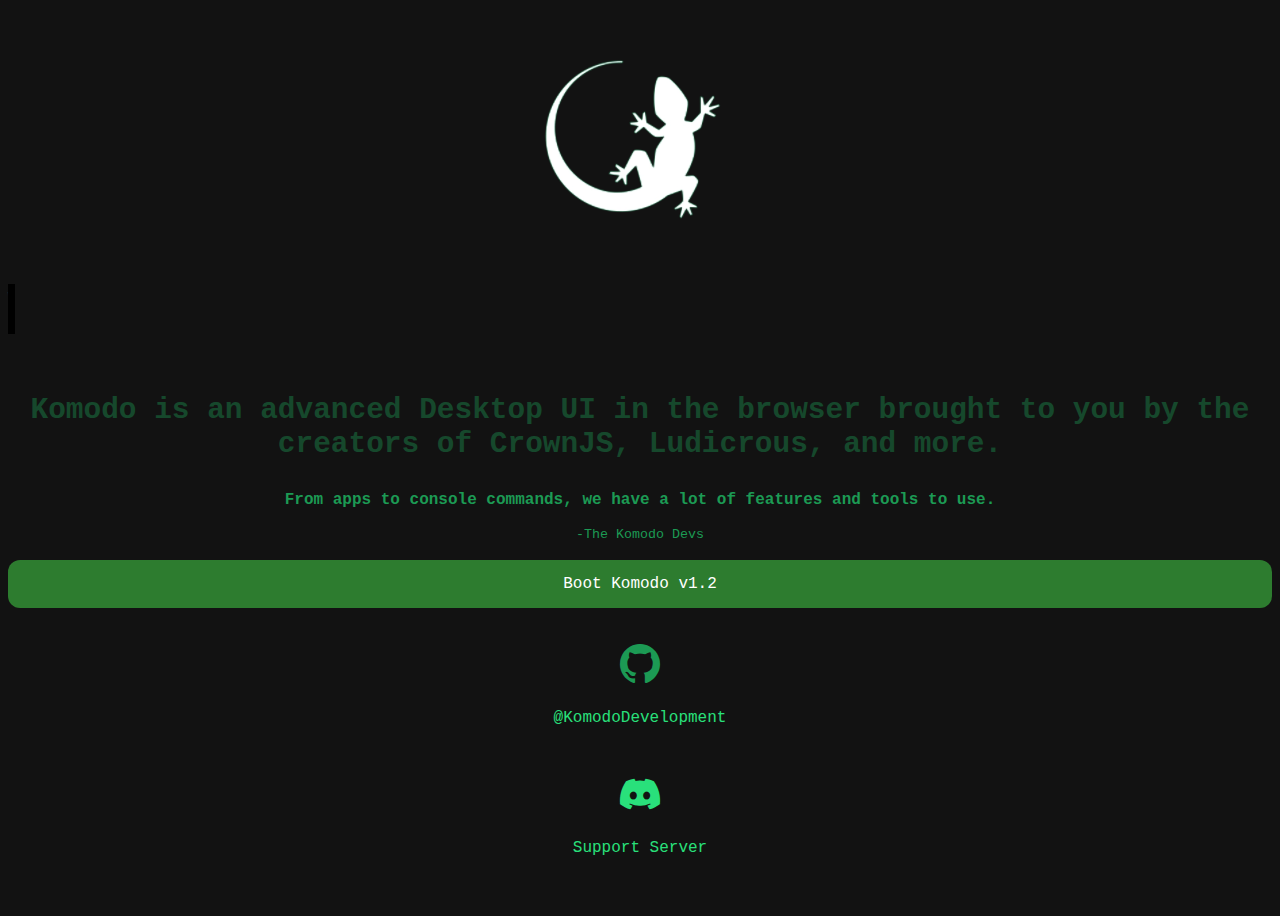
<file: index.html>
<!-- Copyright Nebula Services 2022 -->
<!-- Any unauthorized use of this code is strictly prohibited -->
<!-- Made by ZDC + Nebula Services and Komodo Development --> 
<!DOCTYPE html>
<html lang="en">
<head>
  <meta charset="UTF-8">
  <meta http-equiv="X-UA-Compatible" content="IE=edge">
  <meta name="viewpo1rt" content="width=device-width, initial-scale=1.0">
<link rel="stylesheet" href="https://cdnjs.cloudflare.com/ajax/libs/font-awesome/6.0.0/css/all.min.css">
<link rel="stylesheet" href="https://cdn.jsdelivr.net/npm/bootstrap-icons@1.3.0/font/bootstrap-icons.css">
<link rel="stylesheet" href="/assets/css/main.css">
  <title>Komodo Development</title>
</head>
<body>
<div id="logo">
<img src="/assets/img/komodotransparent.png" alt="Komodo">
</div>
<h1>Welcome to <span class="bold">Komodo</span>.</h1>
<strong><p>Komodo is an advanced Desktop UI in the browser brought to you by the creators of CrownJS, Ludicrous, and more.</p>
<a>From apps to console commands, we have a lot of features and tools to use.</a></strong>
<br>
<smalL>-The Komodo Devs</smalL>
</body>
<br>
  <button class="button" onclick="window.location.href='/assets/pages/boot.html'">Boot Komodo v1.2</button>
<br>
<!--<button class="button" onclick="window.location.href='index.html'">Boot Dev Build (No Current Build)</button>-->
 <br>
<div id="github-logo">
<i class="bi bi-github"></i>
</div>
<br>
<a href="https://github.com/KomodoDevelopment" target="blank"
  
<p class="referenceLink">@KomodoDevelopment</p>
 <br>

<div id="discord-logo">
<i class="bi bi-discord"></i>
</div>
<br>

<a href="https://discord.gg/SbAsMfXQRa" target="blank"
  
<p class="referenceLink">Support Server</p>
</a>
</html>
</file>
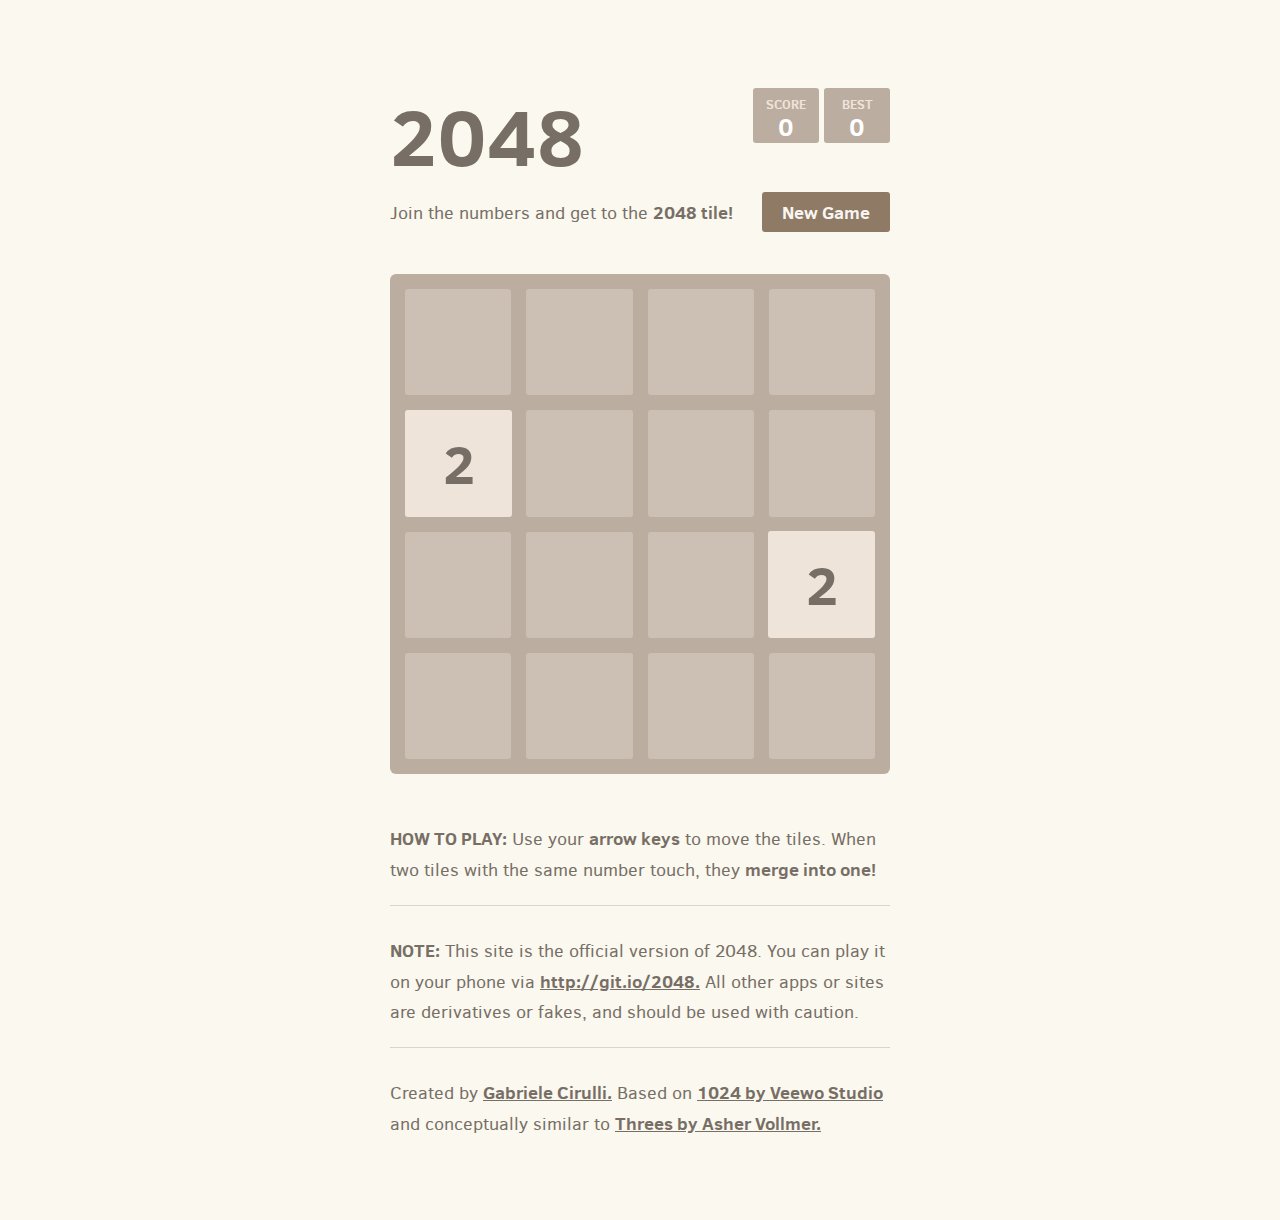
<file: assets/Games/2048/index.html>
<!DOCTYPE html>
<html>
<head>
  <meta charset="utf-8">
  <title>2048</title>

  <link href="style/main.css" rel="stylesheet" type="text/css">
  <link rel="shortcut icon" href="favicon.ico">
  <link rel="apple-touch-icon" href="meta/apple-touch-icon.png">
  <link rel="apple-touch-startup-image" href="meta/apple-touch-startup-image-640x1096.png" media="(device-width: 320px) and (device-height: 568px) and (-webkit-device-pixel-ratio: 2)"> <!-- iPhone 5+ -->
  <link rel="apple-touch-startup-image" href="meta/apple-touch-startup-image-640x920.png"  media="(device-width: 320px) and (device-height: 480px) and (-webkit-device-pixel-ratio: 2)"> <!-- iPhone, retina -->
  <meta name="apple-mobile-web-app-capable" content="yes">
  <meta name="apple-mobile-web-app-status-bar-style" content="black">

  <meta name="HandheldFriendly" content="True">
  <meta name="MobileOptimized" content="320">
  <meta name="viewport" content="width=device-width, target-densitydpi=160dpi, initial-scale=1.0, maximum-scale=1, user-scalable=no, minimal-ui">
</head>
<body>
  <div class="container">
    <div class="heading">
      <h1 class="title">2048</h1>
      <div class="scores-container">
        <div class="score-container">0</div>
        <div class="best-container">0</div>
      </div>
    </div>

    <div class="above-game">
      <p class="game-intro">Join the numbers and get to the <strong>2048 tile!</strong></p>
      <a class="restart-button">New Game</a>
    </div>

    <div class="game-container">
      <div class="game-message">
        <p></p>
        <div class="lower">
	        <a class="keep-playing-button">Keep going</a>
          <a class="retry-button">Try again</a>
        </div>
      </div>

      <div class="grid-container">
        <div class="grid-row">
          <div class="grid-cell"></div>
          <div class="grid-cell"></div>
          <div class="grid-cell"></div>
          <div class="grid-cell"></div>
        </div>
        <div class="grid-row">
          <div class="grid-cell"></div>
          <div class="grid-cell"></div>
          <div class="grid-cell"></div>
          <div class="grid-cell"></div>
        </div>
        <div class="grid-row">
          <div class="grid-cell"></div>
          <div class="grid-cell"></div>
          <div class="grid-cell"></div>
          <div class="grid-cell"></div>
        </div>
        <div class="grid-row">
          <div class="grid-cell"></div>
          <div class="grid-cell"></div>
          <div class="grid-cell"></div>
          <div class="grid-cell"></div>
        </div>
      </div>

      <div class="tile-container">

      </div>
    </div>

    <p class="game-explanation">
      <strong class="important">How to play:</strong> Use your <strong>arrow keys</strong> to move the tiles. When two tiles with the same number touch, they <strong>merge into one!</strong>
    </p>
    <hr>
    <p>
    <strong class="important">Note:</strong> This site is the official version of 2048. You can play it on your phone via <a href="http://git.io/2048">http://git.io/2048.</a> All other apps or sites are derivatives or fakes, and should be used with caution.
    </p>
    <hr>
    <p>
    Created by <a href="http://gabrielecirulli.com" target="_blank">Gabriele Cirulli.</a> Based on <a href="https://itunes.apple.com/us/app/1024!/id823499224" target="_blank">1024 by Veewo Studio</a> and conceptually similar to <a href="http://asherv.com/threes/" target="_blank">Threes by Asher Vollmer.</a>
    </p>
  </div>

  <script src="js/bind_polyfill.js"></script>
  <script src="js/classlist_polyfill.js"></script>
  <script src="js/animframe_polyfill.js"></script>
  <script src="js/keyboard_input_manager.js"></script>
  <script src="js/html_actuator.js"></script>
  <script src="js/grid.js"></script>
  <script src="js/tile.js"></script>
  <script src="js/local_storage_manager.js"></script>
  <script src="js/game_manager.js"></script>
  <script src="js/application.js"></script>
</body>
</html>
</file>
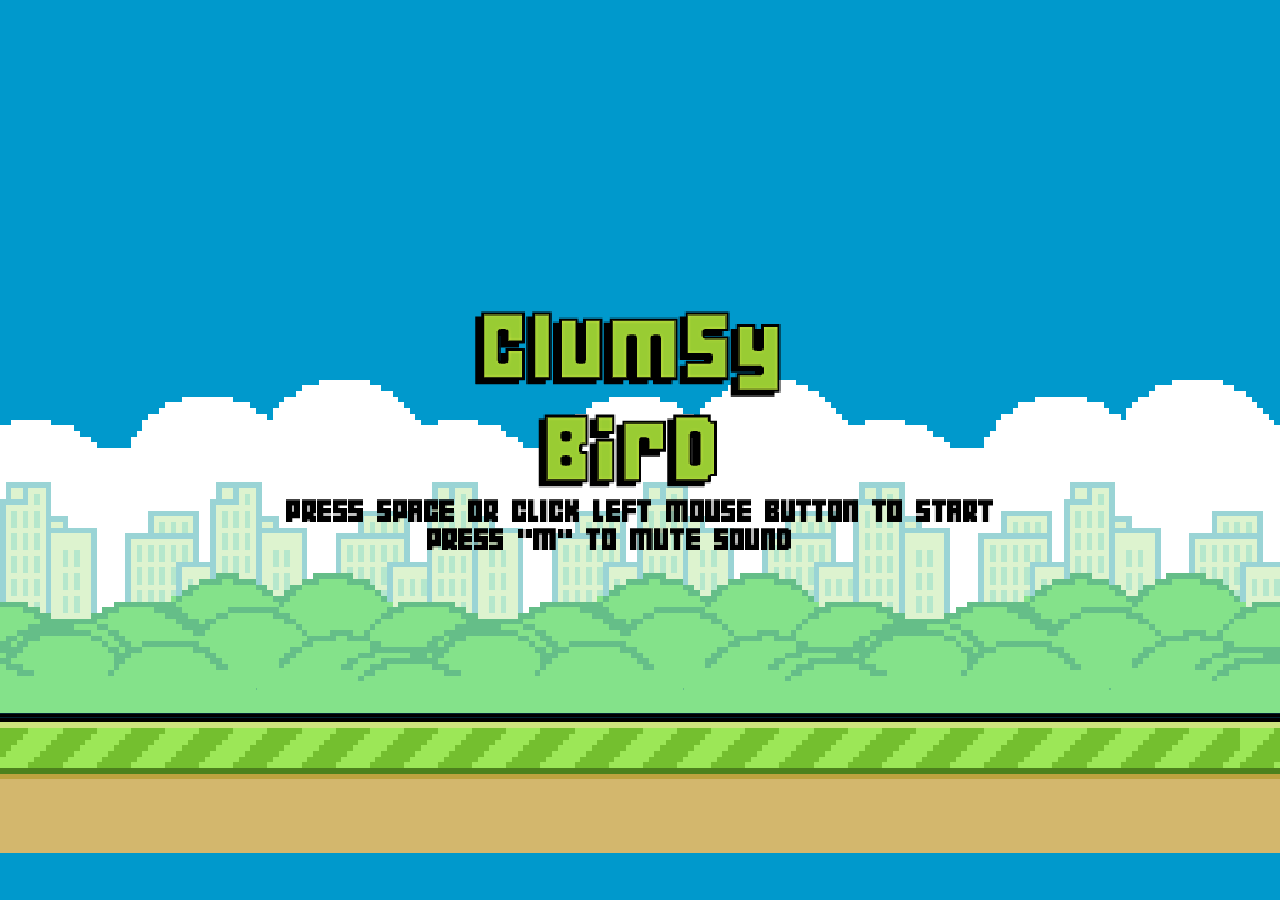
<file: assets/Games/clumsy/index.html>
<!DOCTYPE HTML>
<html lang="en">
    <head>
        <title>Clumsy Bird</title>
        <link rel="apple-touch-icon-precomposed" href="data/img/touch-icon-iphone.png"/>
        <link rel="apple-touch-icon-precomposed" sizes="120x120" href="data/img/touch-icon-iphone-retina.png"/>
        <link rel="shortcut icon" href="data/img/favicon.ico">
        <link rel="stylesheet" type="text/css" media="screen" href="index.css">
        <meta id="viewport" name="viewport" content="width=device-width, initial-scale=1, maximum-scale=1, user-scalable=no">
        <meta name="apple-mobile-web-app-capable" content="yes">
        <meta name="apple-mobile-web-app-status-bar-style" content="black">
        <meta name="apple-mobile-web-app-title" content="Clumsy Bird">
        <meta charset="UTF-8" />
        <meta name="description" content="Clumsy Bird - A Flappy Bird clone using MelonJS"/>
        <meta name="keywords" content="flappybird, flappy, bird, game, html5, melonjs,clone"/>
        <meta name="robots" content="index, follow">
        <meta name="google-site-verification" content="RDZI9SqVaffd48uHfZMv67-YdvviOMe2HuULEYqVgd4" />
        <meta property="og:image" content="http://ellisonleao.github.io/clumsy-bird/data/img/bg.png" />
        <meta property="og:title" content="Clumsy Bird - A Flappy Bird clone using MelonJS"/>
        <meta property="og:url" content="http://ellisonleao.github.io/clumsy-bird/"/>
        <meta property="og:site_name" content="Clumsy Bird - MelonJS"/>

        <!-- Twitter Card -->
        <meta name="twitter:hashtag" content="clumsybird" />
        <meta name="twitter:card" content="summary" />
        <meta name="twitter:site" content="@ellisonleao" />
        <meta name="twitter:creator" content="@ellisonleao" />
        <meta name="twitter:title" content="Clumsy Bird" />
        <meta name="twitter:description" content="A Flappy Bird melonJS clone" />

        <!-- Humans -->
        <link rel="author" href="humans.txt" />
    </head>

    <body>
        <!-- Canvas placeholder -->
        <div id="screen"></div>

        <!-- melonJS Library -->
        <script type="text/javascript" src="js/melonJS-min.js" ></script>
        <script type="text/javascript" src="build/clumsy-min.js" ></script>
        <script type="text/javascript">
            window.onReady(function onReady() {
                game.onload();
            });
        </script>

    </body>
</html>
</file>
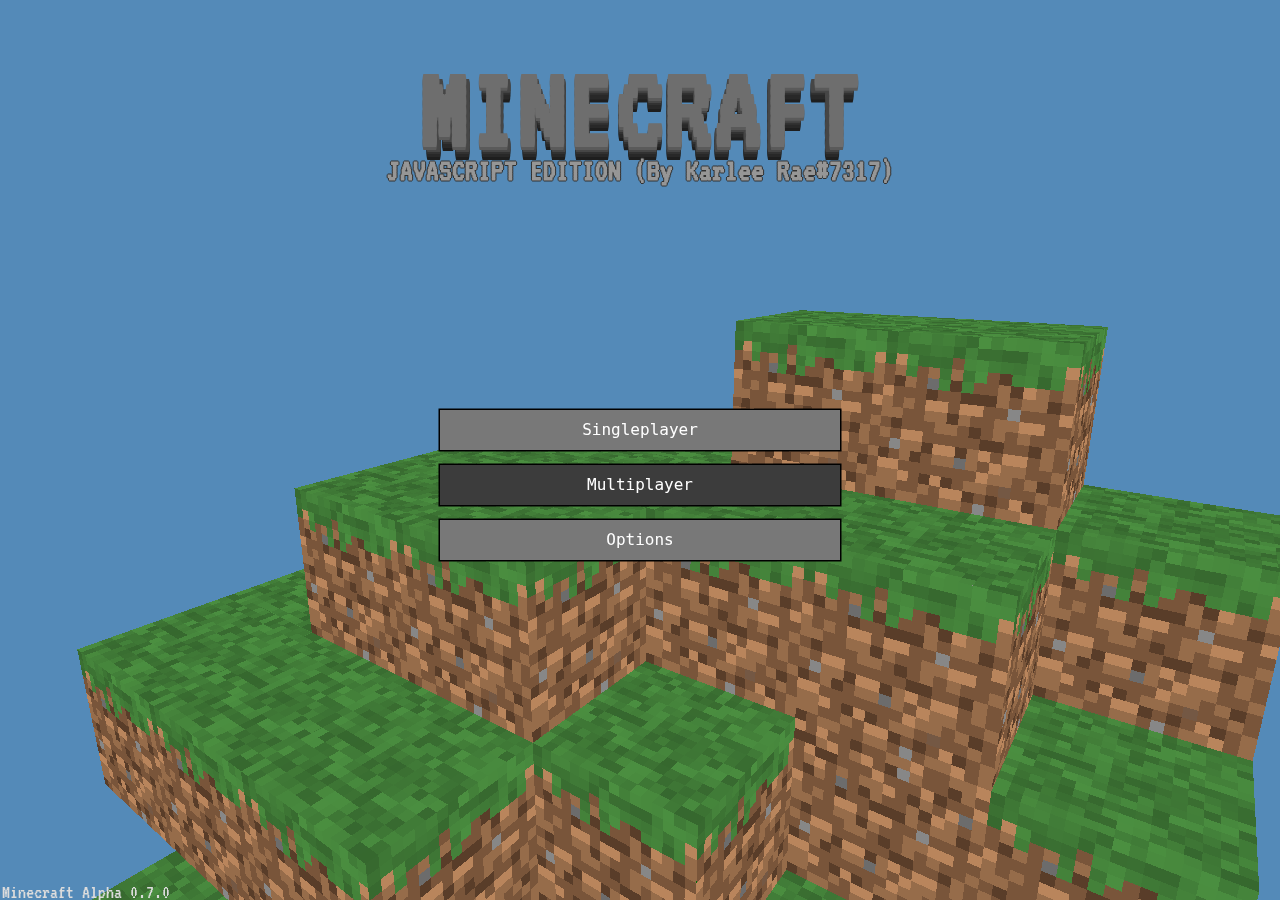
<file: assets/Games/minecraft/index.html>
<!DOCTYPE html>
<html>
	<head>
		<meta charset="utf-8">
		<title>Minecraft Javascript Edition</title>
		<link id="vtfont" href="https://fonts.googleapis.com/css2?family=VT323&display=swap" rel="stylesheet">
	</head>
	<style>
		body {
			overflow: hidden; /* Hide scrollbars */
		}
		.world-select {
			width: 99vw;
			min-width: 300px;
			height: calc(100vh - 220px);
			position: absolute;
			bottom: 120px;
			overflow-y: auto;
			background-color: RGBA(0, 0, 0, 0.6);
			justify-content: center;
			margin: 0 auto;
		}
		.world {
			width: 250px;
			height: auto;
			border: 1px solid black;
			font-size: 18px;
			font-family: 'Courier New', Courier, monospace;
			color: rgb(180, 180, 180);
			margin: 0 auto;
			margin-top: 15px;
			padding: 5px;
			cursor: pointer;
		}
		strong {
			color: white;
		}
		.selected {
			border: 3px solid white;
			padding: 3px;
		}
		input[type=text] {
			background-color: black;
			caret-color: white;
			border: 2px solid gray;
			color: white;
			font-size: 24px;
			padding-left: 12px;
		}
		input[type=text]:focus {
			border: 2px solid lightgray;
		}
		#boxcentertop {
			z-index: 1;
			width: 80vw;
			max-width: 400px;
			height: 50px;
			position: relative;
			top: 30px;
			display: block;
			margin: 0 auto;
		}
		.hidden {
			display: none !important;
		}
		#onhover {
			background-color: rgba(0, 0, 0, 0.9);
			color: rgb(200, 200, 200);
			font-family: 'Courier New', Courier, monospace;
			word-wrap: normal;
			width: auto;
			max-width: 400px;
			position: absolute;
			z-index: 1;
			padding: 10px;
			cursor: default;
		}
		#quota {
			display: block;
			position: absolute;
			width: 99vw;
			margin: 0 auto;
			bottom: 110px;
			z-index: 1;
			background-color: RGBA(0, 0, 0, 0.6);
			justify-content: center;
			text-align: center;
			color: white;
		}
	</style>
	<body>
	<canvas id="overlay" tabindex="0" width="600" height="600" style="position: absolute; top: 0px; left: 0px"></canvas>
	<input type="text" id="savebox" class="hidden" spellcheck="false" style="position: absolute; top: 10px; left: 10px; z-index: 1;">
	<input type="text" id="boxcentertop" class="hidden" spellcheck="false">
	<div id="quota" class="hidden"></div>
	<div id="onhover" class="hidden"></div>
	<p id="savedirections" class="hidden" style="position: absolute; top: 40px; left: 10px; z-index: 1; background-color: rgba(255, 255, 255, 0.3);">
			To save your world, copy/paste the saveString<br>
		from this box into the Savestring (optinal)<br>
		box on the singleplayer screen.<br>
	  If you want to play on a diffrent device<br>
    make sure you have the code saved.
	</p>
	<div class="world-select hidden" id="worlds"></div>
	<p id="message" class="hidden" style="position: absolute; top: 10px; right: 10px; z-index: 1; text-align: right; background-color: rgba(255, 255, 255, 0.3);"></p>
	<script>
		// Code edits will erase the world.
		// Place save code here to load your world. Make extra sure you got it copied so you don't paste in the wrong thing and delete your world on accident lol
		var loadString = ""
	</script>
	<script type="x-shader/vertex" id="blockVertexShader">
		attribute vec3  aVertex;
		attribute vec2  aTexture;
		attribute float aShadow;
		varying vec2  vTexture;
		varying float vShadow;
		varying float vFog;
		uniform mat4 uView;
		uniform float uDist;
		uniform vec3 uPos;

		void main(void) {
			vTexture = aTexture;
			vShadow = aShadow > 0.0 ? aShadow : 1.0;
			gl_Position = uView * vec4( aVertex, 1.0);

			float range = max(uDist / 5.0, 8.0);
			vFog = clamp((length(uPos.xz - aVertex.xz) - uDist + range) / range, 0.0, 1.0);
		}
	</script>
	<script type="x-shader/fragment" id="blockFragmentShader">
		#ifdef GL_FRAGMENT_PRECISION_HIGH
			precision highp float;
		#else
			precision mediump float;
		#endif

		uniform sampler2D uSampler;
		varying float vShadow;
		varying vec2 vTexture;
		varying float vFog;

		vec4 fog(vec4 color) {
			color.r += (0.33 - color.r) * vFog;
			color.g += (0.54 - color.g) * vFog;
			color.b += (0.72 - color.b) * vFog;
			return color;
		}

		void main(void){
			vec4 color = texture2D(uSampler, vTexture);
			gl_FragColor = fog(vec4(color.rgb * vShadow, color.a));
			if (gl_FragColor.a == 0.0) discard;
		}
	</script>
	<script type="x-shader/vertex" id="2dVertexShader">
		attribute vec2 aVertex;
		attribute vec2 aTexture;
		attribute float aShadow;
		varying vec2 vTexture;
		varying float vShadow;

		void main(void) {
			vTexture = aTexture;
			vShadow = aShadow;
			gl_Position = vec4(aVertex, 0.5, 1.0);
		}
	</script>
	<script type="x-shader/fragment" id="2dFragmentShader">
		#ifdef GL_FRAGMENT_PRECISION_HIGH
			precision highp float;
		#else
			precision mediump float;
		#endif

		uniform sampler2D uSampler;
		varying vec2 vTexture;
		varying float vShadow;

		void main(void) {
			vec4 color = texture2D(uSampler, vTexture);
			gl_FragColor = vec4(color.rgb * vShadow, color.a);
			if (gl_FragColor.a == 0.0) discard;
		}
	</script>
	<script type="application/javascript">
window.canvas = document.getElementById("overlay")
window.ctx = canvas.getContext("2d")
window.savebox = document.getElementById("savebox")
window.boxCenterTop = document.getElementById("boxcentertop")
window.saveDirections = document.getElementById("savedirections")
window.message = document.getElementById("message")
window.worlds = document.getElementById("worlds")
window.quota = document.getElementById("quota")
var hoverbox = document.getElementById("onhover")
ctx.canvas.width  = window.innerWidth
ctx.canvas.height = window.innerHeight

/* Set this text editor to max width by copying this into the JS console:
document.getElementsByClassName("_1chbfei")[0].setAttribute('style', 'max-width: 100vw !important')
*/
var MathGlob = Math
function MineJS() {
	let Math = MathGlob
	let setPixel, getPixels
	let textures = {
		grassTop: function(n) {
			let r = 0, g = 0, b = 0, d = 0
			for (let x = 0; x < 16; x++) {
				for (let y = 0; y < 16; y++) {
					d = Math.random() * 0.25 + 0.65
					r = 0x54 * d
					g = 0xa0 * d
					b = 0x48 * d
					setPixel(n, x, y, r, g, b)
				}
			}
		},
		grassSide: function(n) {
			let r = 0, g = 0, b = 0, d = 0
			let pix = getPixels("[base64]")
			for (let i = 0; i < pix.length; i += 4) {
				setPixel(n, i >> 2 & 15, i >> 6, pix[i], pix[i+1], pix[i+2], pix[i+3])
			}
			for (let x = 0; x < 16; x++) {
				let m = Math.random() * 4 + 1
				for (let y = 0; y < m; y++) {
					d = Math.random() * 0.25 + 0.65
					r = 0x54 * d
					g = 0xa0 * d
					b = 0x48 * d
					setPixel(n, x, y, r, g, b)
				}
			}
		},
		leaves: function(n) {
			let r = 0, g = 0, b = 0, a = 0
			for (let x = 0; x < 16; x++) {
				for (let y = 0; y < 16; y++) {
					r = 0
					g = Math.floor(Math.random() * 30 + 100)
					b = Math.floor(Math.random() * 30)
					if (Math.random() < 0.35) {
						a = 0
					} else {
						a = 255
					}
					setPixel(n, x, y, r, g, b, a)
				}
			}
		},
		oakPlanks: function(n) {
			let r = 0
			for (let y = 0; y < 16; y++) {
				let a = (y & 3) === 3 ? 0.7 : 1
				for (let x = 0; x < 16; x++) {
					let mid = x === 8 && (y & 7) > 3 && a === 1 ? 0.85 : 1
					let rit = x === 15 && (y & 7) < 3 && a === 1 ? 0.85 : 1
					r = (Math.random() * 0.1 + 0.9) * a * mid * rit
					setPixel(n, x, y, 190 * r, 154 * r, 96 * r)
				}
			}
		},
		hitbox: function(n) {
			for (let x = 0; x < 16; x++) {
				for (let y = 0; y < 16; y++) {
					setPixel(n, x, y, 0, 0, 0, 255)
				}
			}
		},
		dirt: "[base64]",
		stone: "[base64]",
		logSide: "[base64]",
		logTop: "[base64]",
		bedrock: "[base64]",
		glass: "[base64]",
		cobblestone: "[base64]",
		mossyCobble: "[base64]",
		stoneBricks: "[base64]",
		mossyStoneBricks: "[base64]",
		bricks: "[base64]",
		coalOre: "[base64]",
		ironOre: "[base64]",
		goldOre: "[base64]",
		diamondOre: "[base64]",
		redstoneOre: "[base64]",
		lapisOre: "[base64]",
		emeraldOre: "[base64]",
		coalBlock: "[base64]",
		ironBlock: "[base64]",
		goldBlock: "[base64]",
		diamondBlock: "[base64]",
		redstoneBlock: "[base64]",
		lapisBlock: "[base64]",
		emeraldBlock: "[base64]",
		tntTop: "[base64]",
		tntSides: "[base64]",
		tntBottom: "[base64]",
		acaciaLogSide: "[base64]",
		acaciaLogTop: "[base64]",
		acaciaPlanks: "[base64]",
		birchLogSide: "[base64]",
		birchLogTop: "[base64]",
		birchPlanks: "[base64]",
		darkOakLogSide: "[base64]",
		darkOakLogTop: "[base64]",
		darkOakPlanks: "[base64]",
		jungleLogSide: "[base64]",
		jungleLogTop: "[base64]",
		junglePlanks: "[base64]",
		spruceLogSide: "[base64]",
		spruceLogTop: "[base64]",
		sprucePlanks: "[base64]",
		sand: "[base64]",
		gravel: "[base64]",
		blackConcrete: "[base64]",
		blackWool: "[base64]",
		blueConcrete: "[base64]",
		blueWool: "[base64]",
		brownConcrete: "[base64]",
		brownWool: "[base64]",
		cyanConcrete: "[base64]",
		cyanWool: "[base64]",
		grayConcrete: "[base64]",
		grayWool: "[base64]",
		greenConcrete: "[base64]",
		greenWool: "[base64]",
		lightBlueConcrete: "[base64]",
		lightBlueWool: "[base64]",
		lightGrayConcrete: "[base64]",
		lightGrayWool: "[base64]",
		limeConcrete: "[base64]",
		limeWool: "[base64]",
		magentaConcrete: "[base64]",
		magentaWool: "[base64]",
		orangeConcrete: "[base64]",
		orangeWool: "[base64]",
		pinkConcrete: "[base64]",
		pinkWool: "[base64]",
		purpleConcrete: "[base64]",
		purpleWool: "[base64]",
		redConcrete: "[base64]",
		redWool: "[base64]",
		whiteConcrete: "[base64]",
		whiteWool: "[base64]",
		yellowConcrete: "[base64]",
		yellowWool: "[base64]",
		bookshelf: "[base64]",
		netherBricks: "[base64]",
		redNetherBricks: "[base64]",
		netherQuartzOre: "[base64]",
		netherrack: "[base64]",
		netherWartBlock: "[base64]",
		quartzBlockBottom: "[base64]",
		quartzBlockSide: "[base64]",
		quartzBlockTop: "[base64]",
		quartzPillar: "[base64]",
		quartzPillarTop: "[base64]",
		chiseledQuartzBlock: "[base64]",
		chiseledQuartzBlockTop: "[base64]",
		chiseledStoneBricks: "[base64]",
		smoothStone: "[base64]",
		soulSand: "[base64]",
		glowstone: "[base64]",
		andesite: "[base64]",
		diorite: "[base64]",
		granite: "[base64]",
		polishedAndesite: "[base64]",
		polishedDiorite: "[base64]",
		polishedGranite: "[base64]",
	}

	let blockData = [
		{
			name: "air",
			id: 0,
			textures: [],
			transparent: true,
			shadow: false,
		},
		{
			name: "grass",
			textures: [ "dirt", "grassTop", "grassSide" ],
		},
		{ name: "dirt" },
		{ name: "stone" },
		{ name: "bedrock" },
		{ name: "sand" },
		{ name: "gravel" },
		{
			name: "leaves",
			transparent: true,
		},
		{
			name: "glass",
			transparent: true,
			shadow: false,
		},
		{ name: "cobblestone" },
		{ name: "mossyCobble" },
		{ name: "stoneBricks" },
		{ name: "mossyStoneBricks" },
		{ name: "bricks" },
		{ name: "coalOre" },
		{ name: "ironOre" },
		{ name: "goldOre" },
		{ name: "diamondOre" },
		{ name: "redstoneOre" },
		{ name: "lapisOre" },
		{ name: "emeraldOre" },
		{ name: "coalBlock" },
		{ name: "ironBlock" },
		{ name: "goldBlock" },
		{ name: "diamondBlock" },
		{ name: "redstoneBlock" },
		{ name: "lapisBlock" },
		{ name: "emeraldBlock" },
		{ name: "oakPlanks" },
		{
			name: "oakLog",
			textures: [ "logTop", "logSide" ],
		},
		{ name: "acaciaPlanks" },
		{
			name: "acaciaLog",
			textures: [ "acaciaLogTop", "acaciaLogSide" ],
		},
		{ name: "birchPlanks" },
		{
			name: "birchLog",
			textures: [ "birchLogTop", "birchLogSide" ],
		},
		{ name: "darkOakPlanks" },
		{
			name: "darkOakLog",
			textures: [ "darkOakLogTop", "darkOakLogSide" ],
		},
		{ name: "junglePlanks" },
		{
			name: "jungleLog",
			textures: [ "jungleLogTop", "jungleLogSide" ],
		},
		{ name: "sprucePlanks" },
		{
			name: "spruceLog",
			textures: [ "spruceLogTop", "spruceLogSide" ],
		},
		{ name: "whiteWool" },
		{ name: "orangeWool" },
		{ name: "magentaWool" },
		{ name: "lightBlueWool" },
		{ name: "yellowWool" },
		{ name: "limeWool" },
		{ name: "pinkWool" },
		{ name: "grayWool" },
		{ name: "lightGrayWool" },
		{ name: "cyanWool" },
		{ name: "purpleWool" },
		{ name: "blueWool" },
		{ name: "brownWool" },
		{ name: "greenWool" },
		{ name: "redWool" },
		{ name: "blackWool" },
		{ name: "whiteConcrete" },
		{ name: "orangeConcrete" },
		{ name: "magentaConcrete" },
		{ name: "lightBlueConcrete" },
		{ name: "yellowConcrete" },
		{ name: "limeConcrete" },
		{ name: "pinkConcrete" },
		{ name: "grayConcrete" },
		{ name: "lightGrayConcrete" },
		{ name: "cyanConcrete" },
		{ name: "purpleConcrete" },
		{ name: "blueConcrete" },
		{ name: "brownConcrete" },
		{ name: "greenConcrete" },
		{ name: "redConcrete" },
		{ name: "blackConcrete" },
		{
			name: "bookshelf",
			textures: [ "oakPlanks", "bookshelf" ]
		},
		{ name: "netherrack" },
		{ name: "soulSand" },
		{ name: "glowstone" },
		{ name: "netherWartBlock" },
		{ name: "netherBricks" },
		{ name: "redNetherBricks" },
		{ name: "netherQuartzOre" },
		{
			name: "quartzBlock",
			textures: ["quartzBlockBottom", "quartzBlockTop", "quartzBlockSide"]
		},
		{
			name: "quartzPillar",
			textures: ["quartzPillarTop", "quartzPillar"]
		},
		{
			name: "chiseledQuartzBlock",
			textures: ["chiseledQuartzBlock", "chiseledQuartzBlockTop"]
		},
		{ name: "chiseledStoneBricks" },
		{ name: "smoothStone" },
		{ name: "andesite" },
		{ name: "polishedAndesite" },
		{ name: "diorite" },
		{ name: "polishedDiorite" },
		{ name: "granite" },
		{ name: "polishedGranite" },
		 {  
			 name: "tnt",
		 textures: ["tntBottom", "tntTop", "tntSides"]
		},
	]
	const BLOCK_COUNT = blockData.length;

	//Set defaults on blockData
	(function() {
		for (let i = 1; i < BLOCK_COUNT; i++) {
			let data = blockData[i]
			data.id = i

			if (!data.textures) {
				data.textures = [ data.name, data.name, data.name, data.name, data.name, data.name ]
			} else if (typeof data.textures === "string") {
				let texture = data.textures
				data.textures = [ texture, texture, texture, texture, texture, texture ]
			} else if (data.textures.length === 3) {
				data.textures[3] = data.textures[2]
				data.textures[4] = data.textures[2]
				data.textures[5] = data.textures[2]
			} else if (data.textures.length === 2) {
			// Top and bottom are the first texture, sides are the second.
				data.textures[2] = data.textures[1]
				data.textures[3] = data.textures[2]
				data.textures[4] = data.textures[2]
				data.textures[5] = data.textures[2]
				data.textures[1] = data.textures[0]
			}

			data.transparent = data.transparent || false
			data.shadow = data.shadow !== undefined ? data.shadow : true
		}
	})()

	let win = window
	let doc = document
	let console = win.console
	let world

	let seedHash
	let hash = (function() {
		let seed = Math.random() * 2100000000 | 0
		let PRIME32_2 = 1883677709
		let PRIME32_3 = 2034071983
		let PRIME32_4 = 668265263
		let PRIME32_5 = 374761393

		seedHash = function(s) {
			seed = s | 0
		}

		return function(x, y) {
			let h32 = 0

			h32 = seed + PRIME32_5 | 0
			h32 += 8

			h32 += Math.imul(x, PRIME32_3)
			h32 = Math.imul(h32 << 17 | h32 >> 32 - 17, PRIME32_4)
			h32 += Math.imul(y, PRIME32_3)
			h32 = Math.imul(h32 << 17 | h32 >> 32 - 17, PRIME32_4)

			h32 ^= h32 >> 15
			h32 *= PRIME32_2
			h32 ^= h32 >> 13
			h32 *= PRIME32_3
			h32 ^= h32 >> 16

			return h32 / 2147483647
		}
	})()
	let worldSeed

	//The noise and random functions are copied from the processing.js source code; these others are polyfills made by me to avoid needing to remove all the pjs draw calls
	let currentRandom = null
	function Marsaglia(i1, i2) {
	// from http://www.math.uni-bielefeld.de/~sillke/ALGORITHMS/random/marsaglia-c
		let z = (i1 | 0) || 362436069, w = i2 || hash(521288629, z) * 2147483647 | 0

		let nextInt = function() {
			z=36969*(z&65535)+(z>>>16) & 0xFFFFFFFF
			w=18000*(w&65535)+(w>>>16) & 0xFFFFFFFF
			return ((z&0xFFFF)<<16 | w&0xFFFF) & 0xFFFFFFFF
		}

		this.nextDouble = function() {
			let i = nextInt() / 4294967296
			return i < 0 ? 1 + i : i
		}
		this.nextInt = nextInt
	}
	let randomSeed = function(seed) {
		currentRandom = (new Marsaglia(seed)).nextDouble
	}
	let random = function(min, max) {
		if (!max) {
			if (min) {
				max = min
				min = 0
			} else {
				min = 0
				max = 1
			}
		}
		return currentRandom() * (max - min) + min
	}
	let noiseProfile = { generator: undefined, octaves: 4, fallout: 0.5, seed: undefined }
	function PerlinNoise(seed) {
		let rnd = seed !== undefined ? new Marsaglia(seed) : Marsaglia.createRandomized()
		let i, j
		// http://www.noisemachine.com/talk1/17b.html
		// http://mrl.nyu.edu/~perlin/noise/
		// generate permutation
		let perm = new Uint8Array(512)
		for(i=0;i<256;++i) {
			perm[i] = i
		}
		for(i=0;i<256;++i) {
			let t = perm[j = rnd.nextInt() & 0xFF]; perm[j] = perm[i]; perm[i] = t
		}
		// copy to avoid taking mod in perm[0]
		for(i=0;i<256;++i) {
			perm[i + 256] = perm[i]
		}

		function grad3d(i,x,y,z) {
			let h = i & 15; // convert into 12 gradient directions
			let u = h<8 ? x : y,
				v = h<4 ? y : h===12||h===14 ? x : z
			return ((h&1) === 0 ? u : -u) + ((h&2) === 0 ? v : -v)
		}

		function grad2d(i,x,y) {
			let v = (i & 1) === 0 ? x : y
			return (i&2) === 0 ? -v : v
		}

		function grad1d(i,x) {
			return (i&1) === 0 ? -x : x
		}

		function lerp(t,a,b) {
			return a + t * (b - a)
		}

		this.noise3d = function(x, y, z) {
			let X = Math.floor(x) & 255, Y = Math.floor(y) & 255, Z = Math.floor(z) & 255
			x -= Math.floor(x); y -= Math.floor(y); z -= Math.floor(z)
			let fx = (3-2*x)*x*x, fy = (3-2*y)*y*y, fz = (3-2*z)*z*z
			let p0 = perm[X]+Y, p00 = perm[p0] + Z, p01 = perm[p0 + 1] + Z,
				p1 = perm[X + 1] + Y, p10 = perm[p1] + Z, p11 = perm[p1 + 1] + Z
			return lerp(fz,
				lerp(fy, lerp(fx, grad3d(perm[p00], x, y, z), grad3d(perm[p10], x-1, y, z)),
					lerp(fx, grad3d(perm[p01], x, y-1, z), grad3d(perm[p11], x-1, y-1,z))),
				lerp(fy, lerp(fx, grad3d(perm[p00 + 1], x, y, z-1), grad3d(perm[p10 + 1], x-1, y, z-1)),
					lerp(fx, grad3d(perm[p01 + 1], x, y-1, z-1), grad3d(perm[p11 + 1], x-1, y-1,z-1))))
		}

		this.noise2d = function(x, y) {
			let X = Math.floor(x)&255, Y = Math.floor(y)&255
			x -= Math.floor(x); y -= Math.floor(y)
			let fx = (3-2*x)*x*x, fy = (3-2*y)*y*y
			let p0 = perm[X]+Y, p1 = perm[X + 1] + Y
			return lerp(fy,
				lerp(fx, grad2d(perm[p0], x, y), grad2d(perm[p1], x-1, y)),
				lerp(fx, grad2d(perm[p0 + 1], x, y-1), grad2d(perm[p1 + 1], x-1, y-1)))
		}

		this.noise1d = function(x) {
			let X = Math.floor(x)&255
			x -= Math.floor(x)
			let fx = (3-2*x)*x*x
			return lerp(fx, grad1d(perm[X], x), grad1d(perm[X+1], x-1))
		}
	}
	let noiseSeed = function(seed) {
		noiseProfile.seed = seed
		noiseProfile.generator = new PerlinNoise(noiseProfile.seed)
	}
	let noise = function(x, y, z) {
		let generator = noiseProfile.generator
		let effect = 1, k = 1, sum = 0
		for(let i = 0; i < noiseProfile.octaves; ++i) {
			effect *= noiseProfile.fallout
			switch (arguments.length) {
				case 1:
					sum += effect * (1 + generator.noise1d(k*x))/2; break
				case 2:
					sum += effect * (1 + generator.noise2d(k*x, k*y))/2; break
				case 3:
					sum += effect * (1 + generator.noise3d(k*x, k*y, k*z))/2; break
			}
			k *= 2
		}
		return sum
	}

	let caveNoise
	// Copied and modified from https://github.com/blindman67/SimplexNoiseJS
	function openSimplexNoise(clientSeed) {
		const SQ4 = 2
		const toNums = function(s) { return s.split(",").map(function(s) { return new Uint8Array(s.split("").map(function(v) { return Number(v) })) }) }
		const decode = function(m, r, s) { return new Int8Array(s.split("").map(function(v) { return parseInt(v, r) + m })) }
		const toNumsB32 = function(s) { return s.split(",").map(function(s) { return parseInt(s, 32) }) }
		const NORM_3D = 1.0 / 206.0
		const SQUISH_3D = 1 / 3
		const STRETCH_3D = -1 / 6
		var base3D = toNums("0000110010101001,2110210120113111,110010101001211021012011")
		const gradients3D = decode(-11, 23, "0ff7mf7fmmfffmfffm07f70f77mm7ff0ff7m0f77m77f0mf7fm7ff0077707770m77f07f70")
		var lookupPairs3D = function() { return new Uint16Array(toNumsB32("0,2,1,1,2,2,5,1,6,0,7,0,10,2,12,2,41,1,45,1,50,5,51,5,g6,0,g7,0,h2,4,h6,4,k5,3,k7,3,l0,5,l1,5,l2,4,l5,3,l6,4,l7,3,l8,d,l9,d,la,c,ld,e,le,c,lf,e,m8,k,ma,i,p9,l,pd,n,q8,k,q9,l,15e,j,15f,m,16a,i,16e,j,19d,n,19f,m,1a8,f,1a9,h,1aa,f,1ad,h,1ae,g,1af,g,1ag,b,1ah,a,1ai,b,1al,a,1am,9,1an,9,1bg,b,1bi,b,1eh,a,1el,a,1fg,8,1fh,8,1qm,9,1qn,9,1ri,7,1rm,7,1ul,6,1un,6,1vg,8,1vh,8,1vi,7,1vl,6,1vm,7,1vn,6")) }
		var p3D = decode(-1, 5, "[base64]")
		const setOf = function(count) { var a = [],i = 0; while (i < count) { a.push(i++) } return a }
		const doFor = function(count, cb) { var i = 0; while (i < count && cb(i++) !== true) {} }

		function shuffleSeed(seed,count){
			seed = seed * 1664525 + 1013904223 | 0
			count -= 1
			return count > 0 ? shuffleSeed(seed, count) : seed
		}
		const types = {
			_3D : {
				base : base3D,
				squish : SQUISH_3D,
				dimensions : 3,
				pD : p3D,
				lookup : lookupPairs3D,
			}
		}

		function createContribution(type, baseSet, index) {
			var i = 0
			const multiplier = baseSet[index ++]
			const c = { next : undefined }
			while(i < type.dimensions) {
				const axis = ("xyzw")[i]
				c[axis + "sb"] = baseSet[index + i]
				c["d" + axis] = - baseSet[index + i++] - multiplier * type.squish
			}
			return c
		}

		function createLookupPairs(lookupArray, contributions){
			var i
			const a = lookupArray()
			const res = new Map()
			for (i = 0; i < a.length; i += 2) { res.set(a[i], contributions[a[i + 1]]); }
			return res
		}

		function createContributionArray(type) {
			const conts = []
			const d = type.dimensions
			const baseStep = d * d
			var k, i = 0
			while (i < type.pD.length) {
				const baseSet = type.base[type.pD[i]]
				let previous, current
				k = 0
				do {
					current = createContribution(type, baseSet, k)
					if (!previous) { conts[i / baseStep] = current; }
					else { previous.next = current; }
					previous = current
					k += d + 1
				} while(k < baseSet.length)

				current.next = createContribution(type, type.pD, i + 1)
				if (d >= 3) { current.next.next = createContribution(type, type.pD, i + d + 2) }
				if (d === 4) { current.next.next.next = createContribution(type, type.pD, i + 11) }
				i += baseStep
			}
			const result = [conts, createLookupPairs(type.lookup, conts)]
			type.base = undefined
			type.lookup = undefined
			return result
		}

		let temp = createContributionArray(types._3D)
		const contributions3D = temp[0], lookup3D = temp[1]
		const perm = new Uint8Array(256)
		const perm3D = new Uint8Array(256)
		const source = new Uint8Array(setOf(256))
		var seed = shuffleSeed(clientSeed, 3)
		doFor(256, function(i) {
			i = 255 - i
			seed = shuffleSeed(seed, 1)
			var r = (seed + 31) % (i + 1)
			r += r < 0 ? i + 1 : 0
			perm[i] = source[r]
			perm3D[i] = (perm[i] % 24) * 3
			source[r] = source[i]
		})
		base3D = undefined
		lookupPairs3D = undefined
		p3D = undefined

		return function(x, y, z) {
			const pD = perm3D
			const p = perm
			const g = gradients3D
			const stretchOffset = (x + y + z) * STRETCH_3D
			const xs = x + stretchOffset, ys = y + stretchOffset, zs = z + stretchOffset
			const xsb = Math.floor(xs), ysb = Math.floor(ys), zsb = Math.floor(zs)
			const squishOffset	= (xsb + ysb + zsb) * SQUISH_3D
			const dx0 = x - (xsb + squishOffset), dy0 = y - (ysb + squishOffset), dz0 = z - (zsb + squishOffset)
			const xins = xs - xsb, yins = ys - ysb, zins = zs - zsb
			const inSum = xins + yins + zins
			var c = lookup3D.get(
				(yins - zins + 1) |
				((xins - yins + 1) << 1) |
				((xins - zins + 1) << 2) |
				(inSum << 3) |
				((inSum + zins) << 5) |
				((inSum + yins) << 7) |
				((inSum + xins) << 9)
			)
			var i, value = 0
			while (c !== undefined) {
				const dx = dx0 + c.dx, dy = dy0 + c.dy, dz = dz0 + c.dz
				let attn = 2 - dx * dx - dy * dy - dz * dz
				if (attn > 0) {
					i = pD[(((p[(xsb + c.xsb) & 0xFF] + (ysb + c.ysb)) & 0xFF) + (zsb + c.zsb)) & 0xFF]
					attn *= attn
					value += attn * attn * (g[i++] * dx + g[i++] * dy + g[i] * dz)
				}
				c = c.next
			}
			return value * NORM_3D + 0.5
		}
	}

	let PVector = function(x, y, z) {
		this.x = x
		this.y = y
		this.z = z
		this.set = function(x, y, z) {
			if (y === undefined) {
				this.x = x.x
				this.y = x.y
				this.z = x.z
			} else {
				this.x = x
				this.y = y
				this.z = z
			}
		}
		this.normalize = function() {
			let mag = Math.sqrt(this.x * this.x + this.y * this.y + this.z * this.z)
			this.x /= mag
			this.y /= mag
			this.z /= mag
		}
		this.add = function(v) {
			this.x += v.x
			this.y += v.y
			this.z += v.z
		}
		this.mult = function(m) {
			this.x *= m
			this.y *= m
			this.z *= m
		}
	}
	let fill = function(r, g, b) {
		if (g === undefined) {
			g = r
			b = r
		}
		ctx.fillStyle = "rgb(" + r + ", " + g + ", " + b + ")"
	}
	let stroke = function(r, g, b) {
		if (g === undefined) {
			g = r
			b = r
		}
		ctx.strokeStyle = "rgb(" + r + ", " + g + ", " + b + ")"
	}
	let line = function(x1, y1, x2, y2) {
		ctx.moveTo(x1, y1)
		ctx.lineTo(x2, y2)
	}
	function text(txt, x, y, h) {
		h = h || 0

		let lines = txt.split("\n")
		for (let i = 0; i < lines.length; i++) {
			ctx.fillText(lines[i], x, y + h * i)
		}
	}
	function textSize(size) {
		ctx.font = size + 'px Monospace' // VT323
	}
	let strokeWeight = function(num) {
		ctx.lineWidth = num
	}
	const ARROW = "arrow"
	const HAND = "pointer"
	const CROSS = "crosshair"
	let cursor = function(type) {
		canvas.style.cursor = type
	}
	randomSeed(Math.random() * 10000000 | 0)

	async function createDatabase() {
		return await new Promise(async (resolve, reject) => {
			let request = window.indexedDB.open("MineJS", 1)

			request.onupgradeneeded = function(event) {
				let DB = event.target.result
				// Worlds will contain and ID containing the timestamp at which the world was created, a "saved" timestamp,
				// and a "data" string that's identical to the copy/paste save string
				let store = DB.createObjectStore("worlds", { keyPath: "id" })
				store.createIndex("id", "id", { unique: true })
				store.createIndex("data", "data", { unique: false })
			}

			request.onsuccess = function(e) {
				resolve(request.result)
			}

			request.onerror = function(e) {
				console.error(e)
				reject(e)
			}
		})
	}
	async function loadFromDB(id) {
		return await new Promise(async (resolve, reject) => {
			let db = await createDatabase()
			let trans = db.transaction("worlds", "readwrite")
			let store = trans.objectStore("worlds")
			let req = id ? store.get(id) : store.getAll()
			req.onsuccess = function(e) {
				resolve(req.result)
				db.close()
			}
			req.onerror = function(e) { 
				resolve(null)
				db.close()
			}
		})
	}
	async function saveToDB(id, data) {
		return new Promise(async (resolve, reject) => {
			let db = await createDatabase()
			let trans = db.transaction("worlds", "readwrite")
			let store = trans.objectStore("worlds")
			let req = store.put({ id: id, data: data })
			req.onsuccess = function() {
				resolve(req.result)
			}
			req.onerror = function(e) {
				reject(e)
			}
		})
	}
	async function deleteFromDB(id) {
		return new Promise(async (resolve, reject) => {
			let db = await createDatabase()
			let trans = db.transaction("worlds", "readwrite")
			let store = trans.objectStore("worlds")
			let req = store.delete(id)
			req.onsuccess = function() {
				resolve(req.result)
			}
			req.onerror = function(e) {
				reject(e)
			}
		})
	}

	function save() {
		saveToDB(world.id, {
			id: world.id,
			edited: Date.now(),
			name: world.name,
			version: version,
			code: world.getSaveString()
		}).then(() => world.edited = Date.now()).catch(e => console.error(e))
	}

	// Expose these functions to the global scope for debugging
	win.saveToDB = saveToDB
	win.loadFromDB = loadFromDB
	win.createDatabase = createDatabase
	win.deleteFromDB = deleteFromDB

	//globals
	//{
	let version = "Alpha 0.7.0"
	let reach = 19 // Max distance player can place or break blocks
	let sky = [0.33, 0.54, 0.72] // 0 to 1 RGB color scale
	let superflat = false
	let trees = true
	let caves = true

	let blockIds = {}
	blockData.forEach(block => blockIds[block.name] = block.id)
	win.blockData = blockData
	win.blockIds = blockIds

	let currentFov

	// Configurable and savable settings
	let settings = {
		renderDistance: 4,
		fov: 70, // Field of view in degrees
		mouseSense: 100 // Mouse sensitivity as a percentage of the default
	}
	let locked = true
	let generatedChunks
	let mouseX, mouseY, mouseDown
	let width = window.innerWidth
	let height = window.innerHeight
	let generator = {
		height: 80, // Height of the hills
		smooth: 0.01, // Smoothness of the terrain
		extra: 30, // Extra height added to the world.
		caveSize: 0.00 // Redefined right above where it's used
	}
	let maxHeight = 255
	let blockOutlines = false
	let blockFill = true
	let updateHUD = true
	const CUBE     = 0
	const SLAB     = 0x100 // 9th bit
	const STAIR    = 0x200 // 10th bit
	const FLIP     = 0x400 // 11th bit
	const NORTH    = 0 // 12th and 13th bits for the 4 directions
	const SOUTH    = 0x800
	const EAST     = 0x1000
	const WEST     = 0x1800
	const ROTATION = 0x1800 // Mask for the direction bits
	let blockMode  = CUBE
	let tex
	let textureMap
	let dirtBuffer
	let dirtTexture
	let textureCoords
	let texCoordsBuffers
	let mainbg, dirtbg // Background images
	let bigArray = win.bigArray || new Float32Array(600000)
	win.bigArray = bigArray

	// Callback functions for all the screens; will define them further down the page
	let drawScreens = {
		"main menu": () => {},
		"options": () => {},
		"play": () => {},
		"pause": () => {},
		"creation menu": () => {},
		"inventory": () => {},
		"multiplayer menu": () => {},
		"comingsoon menu": () => {},
		"loadsave menu": () => {},
	}
	let html = {
		pause: {
			enter: [window.message],
			exit: [window.savebox, window.saveDirections, window.message]
		},
		"loadsave menu": {
			enter: [window.worlds, window.boxCenterTop, window.quota],
			exit: [window.worlds, window.boxCenterTop, window.quota],
			onenter: () => {
				window.boxCenterTop.placeholder = "Enter Save String (Optional)"
				if (navigator && navigator.storage && navigator.storage.estimate) {
					navigator.storage.estimate().then(data => {
						window.quota.innerText = `${data.usage.toLocaleString()} / ${data.quota.toLocaleString()} bytes (${(100 * data.usage / data.quota).toLocaleString(undefined, { maximumSignificantDigits: 2 })}%) of your quota used`
					}).catch(console.error)
				}
				window.boxCenterTop.onmousedown = e => {
					let elem = document.getElementsByClassName("selected")
					if (elem && elem[0]) {
						elem[0].classList.remove("selected")
					}
					selectedWorld = 0
					Button.draw()
				}
			},
			onexit: () => {
				window.boxCenterTop.onmousedown = null
			}
		},
		"creation menu": {
			enter: [window.boxCenterTop],
			exit: [window.boxCenterTop],
			onenter: () => {
				window.boxCenterTop.placeholder = "Enter World Name"
				window.boxCenterTop.value = ""
			}
		},
		loading: {
			onenter: startLoad
		},
		editworld: {
			enter: [window.boxCenterTop],
			exit: [window.boxCenterTop],
			onenter: () => {
				window.boxCenterTop.placeholder = "Enter World Name"
				window.boxCenterTop.value = ""
			}
		}
	}

	let screen = "main menu"
	let previousScreen = screen
	function changeScene(newScene) {
		if (screen === "options") {
			saveToDB("settings", settings).catch(e => console.error(e))
		}

		if (html[screen] && html[screen].exit) {
			for (let element of html[screen].exit) {
				element.classList.add("hidden")
			}
		}

		if (html[newScene] && html[newScene].enter) {
			for (let element of html[newScene].enter) {
				element.classList.remove("hidden")
			}
		}

		if (html[newScene] && html[newScene].onenter) {
			html[newScene].onenter()
		}
		if (html[screen] && html[screen].onexit) {
			html[screen].onexit()
		}

		previousScreen = screen
		screen = newScene
		mouseDown = false
		drawScreens[screen]()
		Button.draw()
		Slider.draw()
	}
	let hitBox = {}
	let holding = 0
	let Key = {}
	let modelView = win.modelView || new Float32Array(16)
	win.modelView = modelView
	let glCache
	let nearH
	let worlds, selectedWorld = 0
	let freezeFrame = 0
	let p
	let vec1 = new PVector(), vec2 = new PVector(), vec3 = new PVector()
	let move = {
		x: 0,
		y: 0,
		z: 0,
		ang: Math.sqrt(0.5),
	}
	let p2 = {
		x: 0,
		y: 0,
		z: 0,
	}
	let place
	let inventory = {
		hotbar: [ 1, 2, 3, 4, 5, 6, 7, 8, 9 ],
		main: [],
		hotbarSlot: 0,
		size: 40 * Math.min(width, height) / 600,
		holding: 0,
	}
	//}

	function play() {
		canvas.onblur()
		p.lastBreak = Date.now()
		updateHUD = true
		use3d()
		gl.clearColor(sky[0], sky[1], sky[2], 1.0)
		getPointer()
		fill(255, 255, 255)
		textSize(10)
		changeScene("play")
	}

	let gl
	function getPointer() {
		if (canvas.requestPointerLock) {
			canvas.requestPointerLock()
		}
	}
	function releasePointer() {
		if (doc.exitPointerLock) {
			doc.exitPointerLock()
		}
	}

	let Block = {
		top: 0x4,
		bottom: 0x8,
		north: 0x20,
		south: 0x10,
		east: 0x2,
		west: 0x1,
	}
	let Sides = {
		top: 0,
		bottom: 1,
		north: 2,
		south: 3,
		east: 4,
		west: 5,
	}

	// GLSL Shader code (written in script tags at the top of the file)
	let vertexShaderSrc3D = document.getElementById("blockVertexShader").text
	let fragmentShaderSrc3D = document.getElementById("blockFragmentShader").text
	let vertexShaderSrc2D = document.getElementById("2dVertexShader").text
	let fragmentShaderSrc2D = document.getElementById("2dFragmentShader").text

	function createProgramObject(curContext, vetexShaderSource, fragmentShaderSource) {
		let vertexShaderObject = curContext.createShader(curContext.VERTEX_SHADER)
		curContext.shaderSource(vertexShaderObject, vetexShaderSource)
		curContext.compileShader(vertexShaderObject)
		if (!curContext.getShaderParameter(vertexShaderObject, curContext.COMPILE_STATUS)) {
			throw curContext.getShaderInfoLog(vertexShaderObject)
		}

		let fragmentShaderObject = curContext.createShader(curContext.FRAGMENT_SHADER)
		curContext.shaderSource(fragmentShaderObject, fragmentShaderSource)
		curContext.compileShader(fragmentShaderObject)
		if (!curContext.getShaderParameter(fragmentShaderObject, curContext.COMPILE_STATUS)) {
			throw curContext.getShaderInfoLog(fragmentShaderObject)
		}

		let programObject = curContext.createProgram()
		curContext.attachShader(programObject, vertexShaderObject)
		curContext.attachShader(programObject, fragmentShaderObject)
		curContext.linkProgram(programObject)
		if (!curContext.getProgramParameter(programObject, curContext.LINK_STATUS)) {
			throw "Error linking shaders."
		}

		return programObject
	}

	let program3D, program2D

	function objectify(x, y, z, width, height, textureX, textureY) {
		return {
			x: x,
			y: y,
			z: z,
			w: width,
			h: height,
			tx: textureX,
			ty: textureY
		}
	}
	let shapes = {
		/*
			[
				[(-x, -z), (+x, -z), (+x, +z), (-x, +z)], // minX = 0,  minZ = 2,  maxX = 6, maxZ = 8
				[(-x, +z), (+x, +z), (+x, -z), (-x, -z)], // minX = 9,  minZ = 10, maxX = 3, maxZ = 4
				[(+x, +y), (-x, +y), (-x, -y), (+x, -y)], // minX = 6,  minY = 7,  maxX = 0, maxY = 1
				[(-x, +y), (+x, +y), (+x, -y), (-x, -y)], // minX = 9,  minY = 10, maxX = 3, maxY = 4
				[(+y, -z), (+y, +z), (-y, +z), (-y, -z)], // minY = 10, minZ = 11, maxY = 4, maxZ = 5
				[(+y, +z), (+y, -z), (-y, -z), (-y, +z)]  // minY = 7,  minZ = 8,  maxY = 1, maxZ = 2
			]
			*/
		cube: {
			verts: [
				// x, y, z, width, height, textureX, textureY
				// 0, 0, 0 is the corner on the top left of the texture
				[objectify( 0,  0,  0, 16, 16, 0, 0)], //bottom
				[objectify( 0, 16, 16, 16, 16, 0, 0)], //top
				[objectify(16, 16, 16, 16, 16, 0, 0)], //north
				[objectify( 0, 16,  0, 16, 16, 0, 0)], //south
				[objectify(16, 16,  0, 16, 16, 0, 0)], //east
				[objectify( 0, 16, 16, 16, 16, 0, 0)]  //west
			],
			cull: {
				top: 3,
				bottom: 3,
				north: 3,
				south: 3,
				east: 3,
				west: 3
			},
			texVerts: [],
			varients: [],
			buffer: null,
			size: 6
		},
		slab: {
			verts: [
				[objectify( 0, 0,  0, 16, 16, 0, 0)], //bottom
				[objectify( 0, 8, 16, 16, 16, 0, 0)], //top
				[objectify(16, 8, 16, 16, 8, 0, 0)], //north
				[objectify( 0, 8,  0, 16, 8, 0, 0)], //south
				[objectify(16, 8,  0, 16, 8, 0, 0)], //east
				[objectify( 0, 8, 16, 16, 8, 0, 0)]  //west
			],
			cull: {
				top: 0,
				bottom: 3,
				north: 1,
				south: 1,
				east: 1,
				west: 1
			},
			texVerts: [],
			buffer: null,
			size: 6,
			varients: [],
			flip: true,
			rotate: false
		},
		stair: {
			verts: [
				[objectify( 0, 0,  0, 16, 16, 0, 0)], //bottom
				[objectify( 0, 8,  8, 16, 8, 0, 8), objectify( 0, 16,  16, 16, 8, 0, 0)], //top
				[objectify(16, 16, 16, 16, 16, 0, 0)], //north
				[objectify( 0, 8,  0, 16, 8, 0, 0), objectify( 0, 16,  8, 16, 8, 0, 0)], //south
				[objectify(16, 8, 0, 8, 8, 8, 0), objectify(16, 16, 8, 8, 16, 0, 0)], //east
				[objectify( 0, 8, 8, 8, 8, 0, 0), objectify( 0, 16, 16, 8, 16, 8, 0)]  //west
			],
			cull: {
				top: 0,
				bottom: 3,
				north: 3,
				south: 0,
				east: 0,
				west: 0
			},
			texVerts: [],
			buffer: null,
			size: 10,
			varients: [],
			flip: true,
			rotate: true
		},
	}
	win.shapes = shapes

	function compareArr(arr, out) {
		let minX = 1000
		let maxX = -1000
		let minY = 1000
		let maxY = -1000
		let minZ = 1000
		let maxZ = -1000
		let min = Math.min
		let max = Math.max
		let num = 0
		for (let i = 0; i < arr.length; i += 3) {
			num = arr[i]
			minX = minX > num ? num : minX
			maxX = maxX < num ? num : maxX
			num = arr[i + 1]
			minY = minY > num ? num : minY
			maxY = maxY < num ? num : maxY
			num = arr[i + 2]
			minZ = minZ > num ? num : minZ
			maxZ = maxZ < num ? num : maxZ
		}
		out[0] = minX
		out[1] = minY
		out[2] = minZ
		out[3] = maxX
		out[4] = maxY
		out[5] = maxZ
		return out
	}

	function initShapes() {
		function mapCoords(rect, face) {
			let x = rect.x
			let y = rect.y
			let z = rect.z
			let w = rect.w
			let h = rect.h
			let tx = rect.tx
			let ty = rect.ty
			let tex = [tx+w,ty, tx,ty, tx,ty+h, tx+w,ty+h]
			let pos = null
			switch(face) {
				case 0: // Bottom
					pos = [x,y,z, x+w,y,z, x+w,y,z+h, x,y,z+h]
					break
				case 1: // Top
					pos = [x,y,z, x+w,y,z, x+w,y,z-h, x,y,z-h]
					break
				case 2: // North
					pos = [x,y,z, x-w,y,z, x-w,y-h,z, x,y-h,z]
					break
				case 3: // South
					pos = [x,y,z, x+w,y,z, x+w,y-h,z, x,y-h,z]
					break
				case 4: // East
					pos = [x,y,z, x,y,z+w, x,y-h,z+w, x,y-h,z]
					break
				case 5: // West
					pos = [x,y,z, x,y,z-w, x,y-h,z-w, x,y-h,z]
					break
			}
			pos = pos.map(c => c / 16 - 0.5)
			let minmax = compareArr(pos, [])
			pos.max = minmax.splice(3, 3)
			pos.min = minmax
			tex = tex.map(c => c / 16 / 16)
			
			return {
				pos: pos,
				tex: tex
			}
		}
		
		// 90 degree clockwise rotation; returns a new shape object
		function rotate(shape) {
			let verts = shape.verts
			let texVerts = shape.texVerts
			let cull = shape.cull
			let pos = []
			tex = []
			for (let i = 0; i < verts.length; i++) {
				let side = verts[i]
				pos[i] = []
				tex[i] = []
				for (let j = 0; j < side.length; j++) {
					let face = side[j]
					let c = []
					pos[i][j] = c
					for (let k = 0; k < face.length; k += 3) {
						c[k] = face[k + 2]
						c[k + 1] = face[k + 1]
						c[k + 2] = -face[k]
					}
					let minmax = compareArr(c, [])
					c.max = minmax.splice(3, 3)
					c.min = minmax

					tex[i][j] = texVerts[i][j].slice() // Copy texture verts exactly
				}
			}
			let temp = tex[2] // North
			tex[2] = tex[5] // North = West
			tex[5] = tex[3] // West = South
			tex[3] = tex[4] // South = East
			tex[4] = temp // East = North

			temp = pos[2] // North
			pos[2] = pos[5] // North = West
			pos[5] = pos[3] // West = South
			pos[3] = pos[4] // South = East
			pos[4] = temp // East = North

			let cull2 = {
				top: cull.top,
				bottom: cull.bottom,
				north: cull.west,
				west: cull.south,
				south: cull.east,
				east: cull.north
			}

			let buffer = gl.createBuffer()
			gl.bindBuffer(gl.ARRAY_BUFFER, buffer)
			gl.bufferData(gl.ARRAY_BUFFER, new Float32Array(pos.flat(2)), gl.STATIC_DRAW)

			return {
				verts: pos,
				texVerts: tex,
				cull: cull2,
				rotate: true,
				flip: shape.flip,
				buffer: buffer,
				size: shape.size,
				varients: shape.varients
			}
		}

		// Reflect over the y plane; returns a new shape object
		function flip(shape) {
			let verts = shape.verts
			let texVerts = shape.texVerts
			let cull = shape.cull
			let pos = []
			tex = []
			for (let i = 0; i < verts.length; i++) {
				let side = verts[i]
				pos[i] = []
				tex[i] = []
				for (let j = 0; j < side.length; j++) {
					let face = side[j].slice().reverse()
					let c = []
					pos[i][j] = c
					for (let k = 0; k < face.length; k += 3) {
						c[k] = face[k + 2]
						c[k + 1] = -face[k + 1]
						c[k + 2] = face[k]
					}
					let minmax = compareArr(c, [])
					c.max = minmax.splice(3, 3)
					c.min = minmax

					tex[i][j] = texVerts[i][j].slice() // Copy texture verts exactly
				}
			}
			let temp = pos[0] // Bottom
			pos[0] = pos[1] // Bottom = Top
			pos[1] = temp // Top = Bottom

			temp = tex[0] // Bottom
			tex[0] = tex[1] // Bottom = Top
			tex[1] = temp // Top = Bottom

			let cull2 = {
				top: cull.bottom,
				bottom: cull.top,
				north: (cull.north & 1) << 1 | (cull.north & 2) >> 1,
				west: (cull.west & 1) << 1 | (cull.west & 2) >> 1,
				south: (cull.south & 1) << 1 | (cull.south & 2) >> 1,
				east: (cull.east & 1) << 1 | (cull.east & 2) >> 1
			}

			let buffer = gl.createBuffer()
			gl.bindBuffer(gl.ARRAY_BUFFER, buffer)
			gl.bufferData(gl.ARRAY_BUFFER, new Float32Array(pos.flat(2)), gl.STATIC_DRAW)

			return {
				verts: pos,
				texVerts: tex,
				cull: cull2,
				rotate: shape.rotate,
				flip: shape.flip,
				buffer: buffer,
				size: shape.size,
				varients: shape.varients
			}
		}

		for (let shape in shapes) {
			let obj = shapes[shape]
			let verts = obj.verts
			
			// Populate the vertex coordinates
			for (let i = 0; i < verts.length; i++) {
				let side = verts[i]
				let texArr = []
				obj.texVerts.push(texArr)
				for (let j = 0; j < side.length; j++) {
					let face = side[j]
					let mapped = mapCoords(face, i)
					side[j] = mapped.pos
					texArr.push(mapped.tex)
				}
			}

			if (obj.rotate) {
				let v = obj.varients
				let east = rotate(obj)
				let south = rotate(east)
				let west = rotate(south)
				v[0] = obj
				v[2] = south
				v[4] = east
				v[6] = west
			}
			if (obj.flip) {
				let v = obj.varients
				v[1] = flip(obj)
				if (obj.rotate) {
					v[3] = flip(v[2])
					v[5] = flip(v[4])
					v[7] = flip(v[6])
				}
			}

			obj.buffer = gl.createBuffer()
			gl.bindBuffer(gl.ARRAY_BUFFER, obj.buffer)
			gl.bufferData(gl.ARRAY_BUFFER, new Float32Array(verts.flat(2)), gl.STATIC_DRAW)
		}

		for (let i = 0; i < BLOCK_COUNT; i++) {
			let baseBlock = blockData[i]
			let slabBlock = Object.create(baseBlock)
			let stairBlock = Object.create(baseBlock)
			slabBlock.shape = shapes.slab
			baseBlock.shape = shapes.cube
			stairBlock.shape = shapes.stair
			blockData[i | SLAB] = slabBlock
			blockData[i | STAIR] = stairBlock
			let v = slabBlock.shape.varients
			for (let j = 0; j < v.length; j++) {
				if (v[j]) {
					let block = Object.create(baseBlock)
					block.shape = v[j]
					blockData[i | SLAB | j << 10] = block
				}
			}
			v = stairBlock.shape.varients
			for (let j = 0; j < v.length; j++) {
				if (v[j]) {
					let block = Object.create(baseBlock)
					block.shape = v[j]
					blockData[i | STAIR | j << 10] = block
				}
			}
		}
	}
	let indexOrder;
	(function() {
		let arr = []
		for (let i = 0; i < 100000; i++) {
			arr.push(0 + i * 4, 1 + i * 4, 2 + i * 4, 0 + i * 4, 2 + i * 4, 3 + i * 4)
		}
		indexOrder = new Uint32Array(arr)
	})()

	let hexagonVerts
	let slabIconVerts
	let stairIconVerts
	let blockIcons
	{
		let side = Math.sqrt(3) / 2
		let s = side
		let q = s / 2
		hexagonVerts = new Float32Array([
			0, 1, 1, side, 0.5, 1, 0, 0, 1, -side, 0.5, 1,
			0, 0, 1, side, 0.5, 1, side, -0.5, 1, 0, -1, 1,
			-side, 0.5, 1, 0, 0, 1, 0, -1, 1, -side, -0.5, 1,
		])

		slabIconVerts = new Float32Array([
			0, 0.5, 1, side, 0, 1, 0, -0.5, 1, -side, 0, 1,
			0, -0.5, 1, side, 0, 1, side, -0.5, 1, 0, -1, 1,
			-side, 0, 1, 0, -0.5, 1, 0, -1, 1, -side, -0.5, 1,
		])

		stairIconVerts = [
			-s,0.5,0,0,1,         0,1,1,0,1,         q,0.75,1,0.5,1,    -q,0.25,0,0.5,1,    // top of the top step
			-q,-0.25,0,0,1,       q,0.25,1,0,1,      s,0,1,0.5,1,        0,-0.5,0,0.5,1,    // top of the bottom step
			-q,0.25,0,0,0.6,      q,0.75,1,0,0.6,    q,0.25,1,0.5,0.6,  -q,-0.25,0,0.5,0.6, // front of the top step
			0,-0.5,0,0,0.6,       s,0,1,0,0.6,       s,-0.5,1,0.5,0.6,   0,-1,0,0.5,0.6,    // front of the bottom step
			-s,0.5,0,0,0.8,      -q,0.25,0.5,0,0.8, -q,-0.75,0.5,1,0.8, -s,-0.5,0,1,0.8,    // side of the top step
			-q,-0.25,0.5,0.5,0.8, 0,-0.5,1,0.5,0.8,  0,-1,1,1,0.8,      -q,-0.75,0.5,1,0.8, // side of the bottom step
		]
	}
	function genIcons() {
		blockIcons = [null]
		blockIcons.lengths = []
		let texOrder = [ 1, 2, 3 ]
		let shadows = [ 1, 0.4, 0.7 ]
		let scale = 0.16 / height * inventory.size
		for (let i = 1; i < BLOCK_COUNT; i++) {
			let data = []
			let block = blockData[i]
			for (let j = 11; j >= 0; j--) {
				data.push(-hexagonVerts[j * 3 + 0] * scale)
				data.push(hexagonVerts[j * 3 + 1] * scale)
				data.push(0.1666666)
				data.push(textureCoords[textureMap[block.textures[texOrder[Math.floor(j / 4)]]]][(j * 2 + 0) % 8])
				data.push(textureCoords[textureMap[block.textures[texOrder[Math.floor(j / 4)]]]][(j * 2 + 1) % 8])
				data.push(shadows[Math.floor(j / 4)])
			}
			let buffer = gl.createBuffer()
			gl.bindBuffer(gl.ARRAY_BUFFER, buffer)
			gl.bufferData(gl.ARRAY_BUFFER, new Float32Array(data), gl.STATIC_DRAW)
			blockIcons[i] = buffer
			blockIcons.lengths[i] = 6 * 3

			data = []
			for (let j = 11; j >= 0; j--) {
				let tex = textureCoords[textureMap[block.textures[texOrder[Math.floor(j / 4)]]]]

				data.push(-slabIconVerts[j * 3 + 0] * scale)
				data.push(slabIconVerts[j * 3 + 1] * scale)
				data.push(0.1666666)
				data.push(tex[(j * 2 + 0) % 8])
				data.push(tex[(j * 2 + 1) % 8])
				data.push(shadows[Math.floor(j / 4)])
			}
			buffer = gl.createBuffer()
			gl.bindBuffer(gl.ARRAY_BUFFER, buffer)
			gl.bufferData(gl.ARRAY_BUFFER, new Float32Array(data), gl.STATIC_DRAW)
			blockIcons[i | SLAB] = buffer
			blockIcons.lengths[i | SLAB] = 6 * 3

			data = []
			let v = stairIconVerts
			for (let j = 23; j >= 0; j--) {
				let num = Math.floor(j / 8)
				let tex = textureCoords[textureMap[block.textures[texOrder[num]]]]
				let tx = tex[0]
				let ty = tex[1]
				data.push(-v[j * 5 + 0] * scale)
				data.push(v[j * 5 + 1] * scale)
				data.push(0.1666666)
				data.push(tx + v[j * 5 + 2] / 16)
				data.push(ty + v[j * 5 + 3] / 16)
				data.push(shadows[num])
			}
			buffer = gl.createBuffer()
			gl.bindBuffer(gl.ARRAY_BUFFER, buffer)
			gl.bufferData(gl.ARRAY_BUFFER, new Float32Array(data), gl.STATIC_DRAW)
			blockIcons[i | STAIR] = buffer
			blockIcons.lengths[i | STAIR] = 6 * 6
		}
	}

	function uniformMatrix(cacheId, programObj, vrName, transpose, matrix) {
		let vrLocation = glCache[cacheId]
		if(vrLocation === undefined) {
			vrLocation = gl.getUniformLocation(programObj, vrName)
			glCache[cacheId] = vrLocation
		}
		gl.uniformMatrix4fv(vrLocation, transpose, matrix)
	}
	function vertexAttribPointer(cacheId, programObj, vrName, size, VBO) {
		let vrLocation = glCache[cacheId]
		if(vrLocation === undefined) {
			vrLocation = gl.getAttribLocation(programObj, vrName)
			glCache[cacheId] = vrLocation
		}
		if (vrLocation !== -1) {
			gl.enableVertexAttribArray(vrLocation)
			gl.bindBuffer(gl.ARRAY_BUFFER, VBO)
			gl.vertexAttribPointer(vrLocation, size, gl.FLOAT, false, 0, 0)

		}
	}

	//Generate buffers for every block face and store them
	let sideEdgeBuffers
	let indexBuffer

	function cross(v1, v2, result) {
		let x = v1.x,
			y = v1.y,
			z = v1.z,
			x2 = v2.x,
			y2 = v2.y,
			z2 = v2.z
		result.x = y * z2 - y2 * z
		result.y = z * x2 - z2 * x
		result.z = x * y2 - x2 * y
	}

	let matrix = new Float32Array(16); // A temperary matrix that may store random data.
	let projection = new Float32Array(16)
	let defaultModelView = new Float32Array([ -10,0,0,0,0,10,0,0,0,0,-10,0,0,0,0,1 ])
	class Matrix {
		constructor(arr) {
			this.elements = new Float32Array(arr || 16)
		}
		translate(x, y, z) {
			let a = this.elements
			a[3] += a[0] * x + a[1] * y + a[2] * z
			a[7] += a[4] * x + a[5] * y + a[6] * z
			a[11] += a[8] * x + a[9] * y + a[10] * z
			a[15] += a[12] * x + a[13] * y + a[14] * z
		}
		rotX(angle) {
			let elems = this.elements
			let c = Math.cos(angle)
			let s = Math.sin(angle)
			let t = elems[1]
			elems[1] = t * c + elems[2] * s
			elems[2] = t * -s + elems[2] * c
			t = elems[5]
			elems[5] = t * c + elems[6] * s
			elems[6] = t * -s + elems[6] * c
			t = elems[9]
			elems[9] = t * c + elems[10] * s
			elems[10] = t * -s + elems[10] * c
			t = elems[13]
			elems[13] = t * c + elems[14] * s
			elems[14] = t * -s + elems[14] * c
		}
		rotY(angle) {
			let c = Math.cos(angle)
			let s = Math.sin(angle)
			let elems = this.elements
			let t = elems[0]
			elems[0] = t * c + elems[2] * -s
			elems[2] = t * s + elems[2] * c
			t = elems[4]
			elems[4] = t * c + elems[6] * -s
			elems[6] = t * s + elems[6] * c
			t = elems[8]
			elems[8] = t * c + elems[10] * -s
			elems[10] = t * s + elems[10] * c
			t = elems[12]
			elems[12] = t * c + elems[14] * -s
			elems[14] = t * s + elems[14] * c
		}
		transpose() {
			let matrix = this.elements
			let temp = matrix[4]
			matrix[4] = matrix[1]
			matrix[1] = temp

			temp = matrix[8]
			matrix[8] = matrix[2]
			matrix[2] = temp

			temp = matrix[6]
			matrix[6] = matrix[9]
			matrix[9] = temp

			temp = matrix[3]
			matrix[3] = matrix[12]
			matrix[12] = temp

			temp = matrix[7]
			matrix[7] = matrix[13]
			matrix[13] = temp

			temp = matrix[11]
			matrix[11] = matrix[14]
			matrix[14] = temp
		}
		copyArray(from) {
			let to = this.elements
			for (let i = 0; i < from.length; i++) {
				to[i] = from[i]
			}
		}
		copyMatrix(from) {
			let to = this.elements
			from = from.elements
			for (let i = 0; i < from.length; i++) {
				to[i] = from[i]
			}
		}
	}

	class Plane {
		constructor(nx, ny, nz) {
			this.set(nx, ny, nz)
		}
		set(nx, ny, nz) {
			// Pre-computed chunk offsets to reduce branching during culling
			this.dx = nx > 0 ? 16 : 0
			this.dy = ny > 0
			this.dz = nz > 0 ? 16 : 0

			// Normal vector for the plane
			this.nx = nx
			this.ny = ny
			this.nz = nz
		}
	}

	let defaultTransformation = new Matrix([ -10,0,0,0,0,10,0,0,0,0,-10,0,0,0,0,1 ])
	class Camera {
		constructor() {
			this.x = 0
			this.y = 0
			this.z = 0
			this.rx = 0; // Pitch
			this.ry = 0; // Yaw
			this.currentFov = 0
			this.defaultFov = settings.fov
			this.targetFov = settings.fov
			this.step = 0
			this.lastStep = 0
			this.projection = new Float32Array(5)
			this.transformation = new Matrix()
			this.direction = { x: 1, y: 0, z: 0 }; // Normalized direction vector
			this.frustum = [] // The 5 planes of the viewing frustum (there's no far plane)
			for (let i = 0; i < 5; i++) {
				this.frustum.push(new Plane(1, 0, 0))
			}
		}
		FOV(fov, time) {
			if (fov === this.currentFov) return

			if (!fov) {
				let now = Date.now()
				fov = this.currentFov + this.step * (now - this.lastStep)
				this.lastStep = now
				if (Math.sign(this.targetFov - this.currentFov) !== Math.sign(this.targetFov - fov)) {
					fov = this.targetFov
				}
			}
			else if (time) {
				this.targetFov = fov
				this.step = (fov - this.currentFov) / time
				this.lastStep = Date.now()
				return
			} else {
				this.targetFov = fov
			}

			const tang = Math.tan(fov * Math.PI / 360)
			const scale = 1 / tang
			const near = 1
			const far = 1000000
			this.currentFov = fov; // Store the state of the projection matrix
			this.nearH = near * tang; // This is needed for frustum culling

			this.projection[0] = scale / width * height
			this.projection[1] = scale
			this.projection[2] = -far / (far - near)
			this.projection[3] = -1
			this.projection[4] = -far * near / (far - near)
		}
		transform() {
			this.transformation.copyMatrix(defaultTransformation)
			this.transformation.rotX(this.rx)
			this.transformation.rotY(this.ry)
			this.transformation.translate(-this.x, -this.y, -this.z)
		}
		getMatrix() {
			let proj = this.projection
			let view = this.transformation.elements
			matrix[0]  = proj[0] * view[0]
			matrix[1]  = proj[1] * view[4]
			matrix[2]  = proj[2] * view[8] + proj[3] * view[12]
			matrix[3]  = proj[4] * view[8]
			matrix[4]  = proj[0] * view[1]
			matrix[5]  = proj[1] * view[5]
			matrix[6]  = proj[2] * view[9] + proj[3] * view[13]
			matrix[7]  = proj[4] * view[9]
			matrix[8]  = proj[0] * view[2]
			matrix[9]  = proj[1] * view[6]
			matrix[10] = proj[2] * view[10] + proj[3] * view[14]
			matrix[11] = proj[4] * view[10]
			matrix[12] = proj[0] * view[3]
			matrix[13] = proj[1] * view[7]
			matrix[14] = proj[2] * view[11] + proj[3] * view[15]
			matrix[15] = proj[4] * view[11]
			return matrix
		}
		setDirection() {
			if (this.targetFov !== this.currentFov) {
				this.FOV()
			}
			this.direction.x = -Math.sin(this.ry) * Math.cos(this.rx)
			this.direction.y = Math.sin(this.rx)
			this.direction.z = Math.cos(this.ry) * Math.cos(this.rx)
			this.computeFrustum()
		}
		computeFrustum() {
			let X = vec1
			let dir = this.direction
			X.x = dir.z
			X.y = 0
			X.z = -dir.x
			X.normalize()

			let Y = vec2
			Y.set(dir)
			Y.mult(-1)
			cross(Y, X, Y)

			//Near plane
			this.frustum[0].set(dir.x, dir.y, dir.z)

			let aux = vec3
			aux.set(Y)
			aux.mult(this.nearH)
			aux.add(dir)
			aux.normalize()
			cross(aux, X, aux)
			this.frustum[1].set(aux.x, aux.y, aux.z)

			aux.set(Y)
			aux.mult(-this.nearH)
			aux.add(dir)
			aux.normalize()
			cross(X, aux, aux)
			this.frustum[2].set(aux.x, aux.y, aux.z)

			aux.set(X)
			aux.mult(-this.nearH * width / height)
			aux.add(dir)
			aux.normalize()
			cross(aux, Y, aux)
			this.frustum[3].set(aux.x, aux.y, aux.z)

			aux.set(X)
			aux.mult(this.nearH * width / height)
			aux.add(dir)
			aux.normalize()
			cross(Y, aux, aux)
			this.frustum[4].set(aux.x, aux.y, aux.z)
		}
		canSee(x, y, z, maxY) {
			x -= 0.5
			y -= 0.5
			z -= 0.5
			maxY += 0.5
			let px = 0, py = 0, pz = 0, plane = null
			let cx = p.x, cy = p.y, cz = p.z
			for (let i = 0; i < 5; i++) {
				plane = this.frustum[i]
				px = x + plane.dx
				py = plane.dy ? maxY : y
				pz = z + plane.dz
				if ((px - cx) * plane.nx + (py - cy) * plane.ny + (pz - cz) * plane.nz < 0) {
					return false
				}
			}
			return true
		}
	}

	function trans(matrix, x, y, z) {
		let a = matrix
		a[3] += a[0] * x + a[1] * y + a[2] * z
		a[7] += a[4] * x + a[5] * y + a[6] * z
		a[11] += a[8] * x + a[9] * y + a[10] * z
		a[15] += a[12] * x + a[13] * y + a[14] * z
	}
	function rotX(matrix, angle) {
		// This function is basically multiplying 2 4x4 matrices together,
		// but 1 of them has a bunch of 0's and 1's in it,
		// so I removed all terms that multiplied by 0, and just left off the 1's.
		// mat2 = [1, 0, 0, 0, 0, c, -s, 0, 0, s, c, 0, 0, 0, 0, 1]
		let elems = matrix
		let c = Math.cos(angle)
		let s = Math.sin(angle)
		let t = elems[1]
		elems[1] = t * c + elems[2] * s
		elems[2] = t * -s + elems[2] * c
		t = elems[5]
		elems[5] = t * c + elems[6] * s
		elems[6] = t * -s + elems[6] * c
		t = elems[9]
		elems[9] = t * c + elems[10] * s
		elems[10] = t * -s + elems[10] * c
		t = elems[13]
		elems[13] = t * c + elems[14] * s
		elems[14] = t * -s + elems[14] * c
	}
	function rotY(matrix, angle) {
	//source = c, 0, s, 0, 0, 1, 0, 0, -s, 0, c, 0, 0, 0, 0, 1
		let c = Math.cos(angle)
		let s = Math.sin(angle)
		let elems = matrix
		let t = elems[0]
		elems[0] = t * c + elems[2] * -s
		elems[2] = t * s + elems[2] * c
		t = elems[4]
		elems[4] = t * c + elems[6] * -s
		elems[6] = t * s + elems[6] * c
		t = elems[8]
		elems[8] = t * c + elems[10] * -s
		elems[10] = t * s + elems[10] * c
		t = elems[12]
		elems[12] = t * c + elems[14] * -s
		elems[14] = t * s + elems[14] * c
	}
	function transpose(matrix) {
		let temp = matrix[4]
		matrix[4] = matrix[1]
		matrix[1] = temp

		temp = matrix[8]
		matrix[8] = matrix[2]
		matrix[2] = temp

		temp = matrix[6]
		matrix[6] = matrix[9]
		matrix[9] = temp

		temp = matrix[3]
		matrix[3] = matrix[12]
		matrix[12] = temp

		temp = matrix[7]
		matrix[7] = matrix[13]
		matrix[13] = temp

		temp = matrix[11]
		matrix[11] = matrix[14]
		matrix[14] = temp
	}
	function matMult() {
	//Multiply the projection matrix by the view matrix; this is optimized specifically for these matrices by removing terms that are always 0.
		let proj = projection
		let view = modelView
		matrix[0] = proj[0] * view[0]
		matrix[1] = proj[0] * view[1]
		matrix[2] = proj[0] * view[2]
		matrix[3] = proj[0] * view[3]
		matrix[4] = proj[5] * view[4]
		matrix[5] = proj[5] * view[5]
		matrix[6] = proj[5] * view[6]
		matrix[7] = proj[5] * view[7]
		matrix[8] = proj[10] * view[8] + proj[11] * view[12]
		matrix[9] = proj[10] * view[9] + proj[11] * view[13]
		matrix[10] = proj[10] * view[10] + proj[11] * view[14]
		matrix[11] = proj[10] * view[11] + proj[11] * view[15]
		matrix[12] = proj[14] * view[8]
		matrix[13] = proj[14] * view[9]
		matrix[14] = proj[14] * view[10]
		matrix[15] = proj[14] * view[11]
	}
	function copyArr(a, b) {
		for (let i = 0; i < a.length; i++) {
			b[i] = a[i]
		}
	}
	function FOV(fov) {
		let tang = Math.tan(fov * 0.5 * Math.PI / 180)
		let scale = 1 / tang
		let near = 1
		let far = 1000000
		currentFov = fov
		nearH = near * tang

		projection[0] = scale / width * height
		projection[5] = scale
		projection[10] = -far / (far - near)
		projection[11] = -1
		projection[14] = -far * near / (far - near)
	}
	function initModelView(camera, x, y, z, rx, ry) {
		if (camera) {
			camera.transform()
			uniformMatrix("view3d", program3D, "uView", false, camera.getMatrix())
		} else {
			copyArr(defaultModelView, modelView)
			rotX(modelView, rx)
			rotY(modelView, ry)
			trans(modelView, -x, -y, -z)
			matMult()
			transpose(matrix)
			uniformMatrix("view3d", program3D, "uView", false, matrix)
		}
	}

	function timeString(millis) {
		if (millis > 300000000000 || !millis) {
			return "never"
		}
		const SECOND = 1000
		const MINUTE = SECOND * 60
		const HOUR = MINUTE * 60
		const DAY = HOUR * 24
		const YEAR = DAY * 365

		if (millis < MINUTE) {
			return "just now"
		}

		let years = Math.floor(millis / YEAR)
		millis -= years * YEAR

		let days = Math.floor(millis / DAY)
		millis -= days * DAY

		let hours = Math.floor(millis / HOUR)
		millis -= hours * HOUR

		let minutes = Math.floor(millis / MINUTE)

		if (years) {
			return `${years} year${years > 1 ? "s" : ""} and ${days} day${day !== 1 ? "s" : ""} ago`
		}
		if (days) {
			return `${days} day${days > 1 ? "s" : ""} and ${hours} hour${hours !== 1 ? "s" : ""} ago`
		}
		if (hours) {
			return `${hours} hour${hours > 1 ? "s" : ""} and ${minutes} minute${minutes !== 1 ? "s" : ""} ago`
		}
		return `${minutes} minute${minutes > 1 ? "s" : ""} ago`
	}
	function roundBits(number) {
		return Math.round(number * 1000000) / 1000000
	}
	function rayTrace(x, y, z, shape) {
		let cf, cd = 1e9; //Closest face and distance
		let m; //Absolute distance to intersection point
		let ix, iy, iz; //Intersection coords
		let minX, miny, minz, maxX, maxY, maxZ, min, max; //Bounds of face coordinates
		let east = p.direction.x < 0
		let top = p.direction.y < 0
		let north = p.direction.z < 0
		let verts = shape.verts
		let faces = verts[0]

		//Top and bottom faces

		if (top) {
			faces = verts[1]
		}
		if (p.direction.y) {
			for (let face of faces) {
				min = face.min
				minX = min[0]
				minZ = min[2]
				max = face.max
				maxX = max[0]
				maxZ = max[2]
				m = (y + face[1] - p.y) / p.direction.y
				ix = m * p.direction.x + p.x
				iz = m * p.direction.z + p.z
				if (m > 0 && m < cd && ix >= x + minX && ix <= x + maxX && iz >= z + minZ && iz <= z + maxZ) {
					cd = m; //Ray crosses bottom face
					cf = top ? "top" : "bottom"
				}
			}
		}

		//West and East faces
		if (east) {
			faces = verts[4]
		} else {
			faces = verts[5]
		}
		if (p.direction.x) {
			for (let face of faces) {
				min = face.min
				minY = min[1]
				minZ = min[2]
				max = face.max
				maxY = max[1]
				maxZ = max[2]
				m = (x + face[0] - p.x) / p.direction.x
				iy = m * p.direction.y + p.y
				iz = m * p.direction.z + p.z
				if (m > 0 && m < cd && iy >= y + minY && iy <= y + maxY && iz >= z + minZ && iz <= z + maxZ) {
					cd = m
					cf = east ? "east" : "west"
				}
			}
		}

		//South and North faces
		if (north) {
			faces = verts[2]
		} else {
			faces = verts[3]
		}
		if (p.direction.z) {
			for (let face of faces) {
				min = face.min
				minX = min[0]
				minY = min[1]
				max = face.max
				maxX = max[0]
				maxY = max[1]
				m = (z + face[2] - p.z) / p.direction.z
				ix = m * p.direction.x + p.x
				iy = m * p.direction.y + p.y
				if (m > 0 && m < cd && ix >= x + minX && ix <= x + maxX && iy >= y + minY && iy <= y + maxY) {
					cd = m
					cf = north ? "north" : "south"
				}
			}
		}
		return [ cd, cf ]
	}
	function runRayTrace(x, y, z) {
		let block = world.getBlock(x, y, z)
		if (block) {
			let shape = blockData[block].shape
			let rt = rayTrace(x, y, z, blockData[block].shape)

			if (rt[1] && rt[0] < hitBox.closest) {
				hitBox.closest = rt[0]
				hitBox.face = rt[1]
				hitBox.pos = [ x, y, z ]
				hitBox.shape = blockData[block].shape
			}
		}
	}
	function lookingAt() {
		// Checks blocks in front of the player to see which one they're looking at
		hitBox.pos = null
		hitBox.closest = 1e9

		if (p.spectator) {
			return
		}
		let blockState = world.getBlock(p2.x, p2.y, p2.z)
		if (blockState) {
			hitBox.pos = [ p2.x, p2.y, p2.z ]
			hitBox.closest = 0
			hitBox.shape = blockData[blockState].shape
			return
		}

		let pd = p.direction

		// Target block
		let tx = Math.round(pd.x * reach + p.x)
		let ty = Math.round(pd.y * reach + p.y)
		let tz = Math.round(pd.z * reach + p.z)

		let minX = p2.x
		let maxX = 0
		let minY = p2.y
		let maxY = 0
		let minZ = p2.z
		let maxZ = 0

		for (let i = 0; i < reach + 1; i++) {
			if (i > reach) {
				i = reach
			}
			maxX = Math.round(p.x + pd.x * i)
			maxY = Math.round(p.y + pd.y * i)
			maxZ = Math.round(p.z + pd.z * i)
			if (maxX === minX && maxY === minY && maxZ === minZ) {
				continue
			}
			if (minX !== maxX) {
				if (minY !== maxY) {
					if (minZ !== maxZ) {
						runRayTrace(maxX, maxY, maxZ)
					}
					runRayTrace(maxX, maxY, minZ)
				}
				if (minZ !== maxZ) {
					runRayTrace(maxX, minY, maxZ)
				}
				runRayTrace(maxX, minY, minZ)
			}
			if (minY !== maxY) {
				if (minZ !== maxZ) {
					runRayTrace(minX, maxY, maxZ)
				}
				runRayTrace(minX, maxY, minZ)
			}
			if (minZ !== maxZ) {
				runRayTrace(minX, minY, maxZ)
			}
			if (hitBox.pos) {
				return; //The ray has collided; it can't possibly find a closer collision now
			}
			minZ = maxZ
			minY = maxY
			minX = maxX
		}
	}
	let inBox = function(x, y, z, w, h, d) {
		let iy = y - h/2 - p.topH
		let ih = h + p.bottomH + p.topH
		let ix = x - w/2 - p.w
		let iw = w + p.w*2
		let iz = z - d/2 - p.w
		let id = d + p.w*2
		return p.x > ix && p.y > iy && p.z > iz && p.x < ix + iw && p.y < iy + ih && p.z < iz + id
	}
	let onBox = function(x, y, z, w, h, d) {
		let iy = roundBits(y - h/2 - p.topH)
		let ih = roundBits(h + p.bottomH + p.topH)
		let ix = roundBits(x - w/2 - p.w)
		let iw = roundBits(w + p.w*2)
		let iz = roundBits(z - d/2 - p.w)
		let id = roundBits(d + p.w*2)
		return p.x > ix && p.y > iy && p.z > iz && p.x < ix + iw && p.y <= iy + ih && p.z < iz + id
	}
	function collided(x, y, z, vx, vy, vz, block) {
		if(p.spectator) {
			return false
		}
		let verts = blockData[block].shape.verts
		let px = roundBits(p.x - p.w - x)
		let py = roundBits(p.y - p.bottomH - y)
		let pz = roundBits(p.z - p.w - z)
		let pxx = roundBits(p.x + p.w - x)
		let pyy = roundBits(p.y + p.topH - y)
		let pzz = roundBits(p.z + p.w - z)
		let minX, minY, minZ, maxX, maxY, maxZ, min, max

		//Top and bottom faces
		let faces = verts[0]
		if (vy <= 0) {
			faces = verts[1]
		}
		if (!vx && !vz) {
			for (let face of faces) {
				min = face.min
				minX = min[0]
				minZ = min[2]
				max = face.max
				maxX = max[0]
				maxZ = max[2]
				if (face[1] > py && face[1] < pyy && minX < pxx && maxX > px && minZ < pzz && maxZ > pz) {
					if (vy <= 0) {
						p.onGround = true
						p.y = Math.round((face[1] + y + p.bottomH) * 10000) / 10000
						return false
					} else {
						return true
					}
				}
			}
			return false
		}

		//West and East faces
		if (vx < 0) {
			faces = verts[4]
		} else if (vx > 0) {
			faces = verts[5]
		}
		if (vx) {
			let col = false
			for (let face of faces) {
				min = face.min
				minZ = min[2]
				minY = min[1]
				max = face.max
				maxZ = max[2]
				maxY = max[1]
				if (face[0] > px && face[0] < pxx && minY < pyy && maxY > py && minZ < pzz && maxZ > pz) {
					if (maxY - py > 0.5) {
						p.canStep = false
					}
					col = true
				}
			}
			return col
		}

		//South and North faces
		if (vz < 0) {
			faces = verts[2]
		} else if (vz > 0) {
			faces = verts[3]
		}
		if (vz) {
			let col = false
			for (let face of faces) {
				min = face.min
				minX = min[0]
				minY = min[1]
				max = face.max
				maxX = max[0]
				maxY = max[1]
				if (face[2] > pz && face[2] < pzz && minY < pyy && maxY > py && minX < pxx && maxX > px) {
					if (maxY - py > 0.5) {
						p.canStep = false
					}
					col = true
				}
			}
			return col
		}
	}
	let contacts = {
		array: [],
		size: 0,
		add: function(x, y, z, block) {
			if (this.size === this.array.length) {
				this.array.push([ x, y, z, block ])
			} else {
				this.array[this.size][0] = x
				this.array[this.size][1] = y
				this.array[this.size][2] = z
				this.array[this.size][3] = block
			}
			this.size++
		},
		clear: function() {
			this.size = 0
		},
	}
	let resolveContactsAndUpdatePosition = function() {
		let pminX = p2.x - 1
		let pmaxX = p2.x + 1
		let pminY = p2.y - 2
		let pmaxY = p2.y + 1
		let pminZ = p2.z - 1
		let pmaxZ = p2.z + 1
		let block = null
		let vel = p.velocity

		for (let x = pminX; x <= pmaxX; x++) {
			for (let y = pminY; y <= pmaxY; y++) {
				for (let z = pminZ; z <= pmaxZ; z++) {
					let block = world.getBlock(x, y, z)
					if (block) {
						contacts.add(x, y, z, block)
					}
				}
			}
		}

		let dt = (win.performance.now() - p.lastUpdate) / 33
		dt = dt > 2 ? 2 : dt

		p.previousX = p.x
		p.previousY = p.y
		p.previousZ = p.z

		//Check collisions in the Y direction
		p.onGround = false
		p.canStep = false
		p.y += vel.y * dt
		for (let i = 0; i < contacts.size; i++) {
			block = contacts.array[i]
			if (collided(block[0], block[1], block[2], 0, vel.y, 0, block[3])) {
				p.y = p.previousY
				vel.y = 0
				break
			}
		}
		if (p.y === p.previousY) {
			p.canStep = true
		}

		var sneakLock = false, sneakSafe = false
		if (p.sneaking) {
			for (let i = 0; i < contacts.size; i++) {
				block = contacts.array[i]
				if (onBox(block[0], block[1], block[2], 1, 1, 1)) {
					sneakLock = true
					break
				}
			}
		}

		//Check collisions in the X direction
		p.x += vel.x * dt
		for (let i = 0; i < contacts.size; i++) {
			block = contacts.array[i]
			if (collided(block[0], block[1], block[2], vel.x, 0, 0, block[3])) {
				if (p.canStep && !world.getBlock(block[0], block[1] + 1, block[2]) && !world.getBlock(block[0], block[1] + 2, block[2])) {
					continue
				}
				p.x = p.previousX
				vel.x = 0
				break
			}
			if (sneakLock && onBox(block[0], block[1], block[2], 1, 1, 1)) {
				sneakSafe = true
			}
		}

		if (sneakLock && !sneakSafe) {
			p.x = p.previousX
			vel.x = 0
		}
		sneakSafe = false

		//Check collisions in the Z direction
		p.z += vel.z * dt
		for (let i = 0; i < contacts.size; i++) {
			block = contacts.array[i]
			if (collided(block[0], block[1], block[2], 0, 0, vel.z, block[3])) {
				if (p.canStep && !world.getBlock(block[0], block[1] + 1, block[2]) && !world.getBlock(block[0], block[1] + 2, block[2])) {
					continue
				}
				p.z = p.previousZ
				vel.z = 0
				break
			}
			if (sneakLock && onBox(block[0], block[1], block[2], 1, 1, 1)) {
				sneakSafe = true
			}
		}

		if (sneakLock && !sneakSafe) {
			p.z = p.previousZ
			vel.z = 0
		}

		if (!p.flying) {
			let drag = p.onGround ? 0.5 : 0.85
			p.velocity.z += (p.velocity.z * drag - p.velocity.z) * dt
			p.velocity.x += (p.velocity.x * drag - p.velocity.x) * dt
		} else {
			let drag = 0.9
			p.velocity.z += (p.velocity.z * drag - p.velocity.z) * dt
			p.velocity.x += (p.velocity.x * drag - p.velocity.x) * dt
			p.velocity.y += (p.velocity.y * 0.8 - p.velocity.y) * dt
			if (p.onGround && !p.spectator) {
				p.flying = false
			}
		}

		p.lastUpdate = win.performance.now()
		contacts.clear()
		lookingAt()
	}
	let runGravity = function() {
		if (p.flying) {
			return
		}
		let dt = (win.performance.now() - p.lastUpdate) / 33
		dt = dt > 2 ? 2 : dt
		if(p.onGround) {
			if(Key[" "]) {
				p.velocity.y = p.jumpSpeed
				p.onGround = false
			} else {
				p.velocity.y = 0
			}
		} else {
			p.velocity.y += p.gravityStength * dt
			if(p.velocity.y < -p.maxYVelocity) {
				p.velocity.y = -p.maxYVelocity
			}
		}
	}

	function box2(sides, tex) {
		if (blockFill) {
			let i = 0
			for (let side in Block) {
				if (sides & Block[side]) {
					vertexAttribPointer("aVertex", program3D, "aVertex", 3, sideEdgeBuffers[Sides[side]])
					vertexAttribPointer("aTexture", program3D, "aTexture", 2, texCoordsBuffers[textureMap[tex[i]]])
					gl.drawElements(gl.TRIANGLES, 6, gl.UNSIGNED_INT, 0)
				}
				i++
			}
		}
		if (blockOutlines) {
			vertexAttribPointer("aVertex", program3D, "aVertex", 3, hitBox.shape.buffer)
			vertexAttribPointer("aTexture", program3D, "aTexture", 2, texCoordsBuffers[textureMap.hitbox])
			for (let i = 0; i < hitBox.shape.size; i++) {
				gl.drawArrays(gl.LINE_LOOP, i * 4, 4)
			}
		}
	}
	function block2(x, y, z, t, camera) {
		if (camera) {
			camera.transformation.translate(x, y, z)
			uniformMatrix("view3d", program3D, "uView", false, camera.getMatrix())
		} else {
			//copyArr(modelView, matrix)
			trans(modelView, x, y, z)
			matMult()
			trans(modelView, -x, -y, -z)
			transpose(matrix)
			uniformMatrix("view3d", program3D, "uView", false, matrix)
		}
		box2(0xff, blockData[t].textures)
	}

	let changeWorldBlock = function(t) {
		let pos = hitBox.pos
		if(pos && pos[1] > 0 && pos[1] < maxHeight) {
			let shape = t && blockData[t].shape
			if (t && shape.rotate) {
				let pi = Math.PI / 4
				if (p.ry <= pi) {} // North; default
				else if (p.ry < 3 * pi) {
					t |= WEST
				} else if (p.ry < 5 * pi) {
					t |= SOUTH
				} else if (p.ry < 7 * pi) {
					t |= EAST
				}
			}

			if (t && shape.flip && hitBox.face !== "top" && (hitBox.face === "bottom" || (p.direction.y * hitBox.closest + p.y) % 1 < 0.5)) {
				t |= FLIP
			}

			world.setBlock(hitBox.pos[0], hitBox.pos[1], hitBox.pos[2], t)
			if (t) {
				p.lastPlace = Date.now()
			} else {
				p.lastBreak = Date.now()
			}
		}
	}
	let newWorldBlock = function() {
		if(!hitBox.pos || !holding) {
			return
		}
		let pos = hitBox.pos, x= pos[0], y = pos[1], z = pos[2]
		switch(hitBox.face) {
			case "top":
				y += 1
				break
			case "bottom":
				y -= 1
				break
			case "south":
				z -= 1
				break
			case "north":
				z += 1
				break
			case "west":
				x -= 1
				break
			case "east":
				x += 1
				break
		}
		if (!inBox(x, y, z, 1, 1, 1) && !world.getBlock(x, y, z)) {
			pos[0] = x
			pos[1] = y
			pos[2] = z
			changeWorldBlock(holding < 0xff ? (holding | blockMode) : holding)
		}
	}

	// Save the coords for a small sphere used to carve out caves
	let sphere;
	(function() {
		let blocks = []
		let radius = 3.4
		let radsq = radius * radius
		for (let i = -radius; i <= radius; i++) {
			for (let j = -radius; j <= radius; j++) {
				for (let k = -radius; k <= radius; k++) {
					if (i*i + j*j + k*k < radsq) {
						blocks.push(i|0, j|0, k|0)
					}
				}
			}
		}
		sphere = new Int8Array(blocks)
	})()

	function isCave(x, y, z) {
		// Generate a 3D rigid multifractal noise shell.
		// Then generate another one with different coordinates.
		// Overlay them on top of each other, and the overlapping parts should form a cave-like structure.
		// This is extremely slow, and requires generating 2 noise values for every single block in the world.
		// TODO: replace with a crawler system of some sort, that will never rely on a head position in un-generated chunks.
		let smooth = 0.02
		let caveSize = 0.0055
		let cave1 = Math.abs(0.5 - caveNoise(x * smooth, y * smooth, z * smooth)) < caveSize
		let cave2 = Math.abs(0.5 - caveNoise(y * smooth, z * smooth, x * smooth)) < caveSize
		return (cave1 && cave2)
	}
	function carveSphere(x, y, z) {
		if (y > 3) {
			for (let i = 0; i < sphere.length; i += 3) {
				world.setBlock(x + sphere[i], y + sphere[i + 1], z + sphere[i + 2], blockIds.air, true)
			}
		}
	}

	let renderedChunks = 0
	function getBlock(x, y, z, blocks) {
		return blocks[((x >> 4) + 1) * 9 + ((y >> 4) + 1) * 3 + (z >> 4) + 1][((x & 15) << 8) + ((y & 15) << 4) + (z & 15)]
	}
	/**
	 * Returns a 1 if the face is exposed and should be drawn, or a 0 if the face is hidden
	 * 
	 * @param {number} x - The X coordinate of the block that may be covering a face
	 * @param {number} y - The Y coordinate of the block that may be covering a face
	 * @param {number} z - The Z coordinate of the block that may be covering a face
	 * @param {Collection} blocks - Some collection of blocks that can return the block at (x, y, z)
	 * @param {number} type - The blockstate of the block that's being considered for face culling
	 * @param {function} func - The function that can be called to return a block from the blocks collection
	*/
	function hideFace(x, y, z, blocks, type, func, sourceDir, dir) {
		let block = func.call(world, x, y, z, blocks)
		if (!block) {
			return 1
		}

		let data = blockData[block]
		let sourceData = blockData[type]

		let sourceRange = 3
		let hiderRange = 3
		if (func !== getBlock || screen === "loading") {
			// getBlock is only used during the optimize phase of worldGen
			sourceRange = sourceData.shape.cull[sourceDir]
			hiderRange = data.shape.cull[dir]
		}

		if ((sourceRange & hiderRange) !== sourceRange || sourceRange === 0 || block !== type && data.transparent || data.transparent && data.shadow) {
			return 1
		}
		return 0
	}
	let getShadows = {
		shade: [ 1, 0.85, 0.7, 0.6, 0.3 ],
		top: function(x, y, z, block) { // Actually the bottom... How did these get flipped?
			let blocks = [
				blockData[getBlock(x-1, y-1, z-1, block)].shadow,
				blockData[getBlock(x, y-1, z-1, block)].shadow,
				blockData[getBlock(x+1, y-1, z-1, block)].shadow,
				blockData[getBlock(x-1, y-1, z, block)].shadow,
				blockData[getBlock(x, y-1, z, block)].shadow,
				blockData[getBlock(x+1, y-1, z, block)].shadow,
				blockData[getBlock(x-1, y-1, z+1, block)].shadow,
				blockData[getBlock(x, y-1, z+1, block)].shadow,
				blockData[getBlock(x+1, y-1, z+1, block)].shadow,
			]
			return [
				this.shade[blocks[0] + blocks[1] + blocks[3] + blocks[4]]*0.75,
				this.shade[blocks[1] + blocks[2] + blocks[4] + blocks[5]]*0.75,
				this.shade[blocks[5] + blocks[4] + blocks[8] + blocks[7]]*0.75,
				this.shade[blocks[4] + blocks[3] + blocks[7] + blocks[6]]*0.75,
			]
		},
		bottom: function(x, y, z, block) { // Actually the top
			let blocks = [
				blockData[getBlock(x-1, y+1, z-1, block)].shadow,
				blockData[getBlock(x, y+1, z-1, block)].shadow,
				blockData[getBlock(x+1, y+1, z-1, block)].shadow,
				blockData[getBlock(x-1, y+1, z, block)].shadow,
				blockData[getBlock(x, y+1, z, block)].shadow,
				blockData[getBlock(x+1, y+1, z, block)].shadow,
				blockData[getBlock(x-1, y+1, z+1, block)].shadow,
				blockData[getBlock(x, y+1, z+1, block)].shadow,
				blockData[getBlock(x+1, y+1, z+1, block)].shadow,
			]
			return [
				this.shade[blocks[4] + blocks[3] + blocks[7] + blocks[6]],
				this.shade[blocks[5] + blocks[4] + blocks[8] + blocks[7]],
				this.shade[blocks[1] + blocks[2] + blocks[4] + blocks[5]],
				this.shade[blocks[0] + blocks[1] + blocks[3] + blocks[4]],
			]
		},
		north: function(x, y, z, block) {
			let blocks = [
				blockData[getBlock(x-1, y-1, z+1, block)].shadow,
				blockData[getBlock(x, y-1, z+1, block)].shadow,
				blockData[getBlock(x+1, y-1, z+1, block)].shadow,
				blockData[getBlock(x-1, y, z+1, block)].shadow,
				blockData[getBlock(x, y, z+1, block)].shadow,
				blockData[getBlock(x+1, y, z+1, block)].shadow,
				blockData[getBlock(x-1, y+1, z+1, block)].shadow,
				blockData[getBlock(x, y+1, z+1, block)].shadow,
				blockData[getBlock(x+1, y+1, z+1, block)].shadow,
			]
			return [
				this.shade[blocks[5] + blocks[4] + blocks[8] + blocks[7]]*0.95,
				this.shade[blocks[4] + blocks[3] + blocks[7] + blocks[6]]*0.95,
				this.shade[blocks[0] + blocks[1] + blocks[3] + blocks[4]]*0.95,
				this.shade[blocks[1] + blocks[2] + blocks[4] + blocks[5]]*0.95,
			]
		},
		south: function(x, y, z, block) {
			let blocks = [
				blockData[getBlock(x-1, y-1, z-1, block)].shadow,
				blockData[getBlock(x-1, y, z-1, block)].shadow,
				blockData[getBlock(x-1, y+1, z-1, block)].shadow,
				blockData[getBlock(x, y-1, z-1, block)].shadow,
				blockData[getBlock(x, y, z-1, block)].shadow,
				blockData[getBlock(x, y+1, z-1, block)].shadow,
				blockData[getBlock(x+1, y-1, z-1, block)].shadow,
				blockData[getBlock(x+1, y, z-1, block)].shadow,
				blockData[getBlock(x+1, y+1, z-1, block)].shadow,
			]
			return [
				this.shade[blocks[1] + blocks[2] + blocks[4] + blocks[5]]*0.95,
				this.shade[blocks[5] + blocks[4] + blocks[8] + blocks[7]]*0.95,
				this.shade[blocks[4] + blocks[3] + blocks[7] + blocks[6]]*0.95,
				this.shade[blocks[0] + blocks[1] + blocks[3] + blocks[4]]*0.95,
			]
		},
		east: function(x, y, z, block) {
			let blocks = [
				blockData[getBlock(x+1, y-1, z-1, block)].shadow,
				blockData[getBlock(x+1, y, z-1, block)].shadow,
				blockData[getBlock(x+1, y+1, z-1, block)].shadow,
				blockData[getBlock(x+1, y-1, z, block)].shadow,
				blockData[getBlock(x+1, y, z, block)].shadow,
				blockData[getBlock(x+1, y+1, z, block)].shadow,
				blockData[getBlock(x+1, y-1, z+1, block)].shadow,
				blockData[getBlock(x+1, y, z+1, block)].shadow,
				blockData[getBlock(x+1, y+1, z+1, block)].shadow,
			]
			return [
				this.shade[blocks[1] + blocks[2] + blocks[4] + blocks[5]]*0.8,
				this.shade[blocks[5] + blocks[4] + blocks[8] + blocks[7]]*0.8,
				this.shade[blocks[4] + blocks[3] + blocks[7] + blocks[6]]*0.8,
				this.shade[blocks[0] + blocks[1] + blocks[3] + blocks[4]]*0.8,
			]
		},
		west: function(x, y, z, block) {
			let blocks = [
				blockData[getBlock(x-1, y-1, z-1, block)].shadow,
				blockData[getBlock(x-1, y, z-1, block)].shadow,
				blockData[getBlock(x-1, y+1, z-1, block)].shadow,
				blockData[getBlock(x-1, y-1, z, block)].shadow,
				blockData[getBlock(x-1, y, z, block)].shadow,
				blockData[getBlock(x-1, y+1, z, block)].shadow,
				blockData[getBlock(x-1, y-1, z+1, block)].shadow,
				blockData[getBlock(x-1, y, z+1, block)].shadow,
				blockData[getBlock(x-1, y+1, z+1, block)].shadow,
			]
			return [
				this.shade[blocks[7] + blocks[8] + blocks[4] + blocks[5]]*0.8,
				this.shade[blocks[5] + blocks[4] + blocks[2] + blocks[1]]*0.8,
				this.shade[blocks[4] + blocks[3] + blocks[1] + blocks[0]]*0.8,
				this.shade[blocks[6] + blocks[7] + blocks[3] + blocks[4]]*0.8,
			]
		},
	}

	class Section {
		constructor(x, y, z, size, chunk) {
			this.x = x
			this.y = y
			this.z = z
			this.size = size
			this.arraySize = size * size * size
			this.blocks = new Int32Array(this.arraySize)
			this.compressed = new Uint8Array(this.arraySize)
			this.renderData = []
			this.renderLength = 0
			this.faces = 0
			this.hasVisibleBlocks = false
			this.chunk = chunk
			this.edited = false
			this.caves = !caves
			this.pallete = [0]
			this.palleteMap = {"0": 0}
			this.palleteSize = 0
		}
		getBlock(x, y, z) {
			let s = this.size
			return this.blocks[x * s * s + y * s + z]
		}
		setBlock(x, y, z, blockId) {
			let s = this.size
			this.blocks[x * s * s + y * s + z] = blockId
		}
		deleteBlock(x, y, z) {
			let s = this.size
			this.blocks[x * s * s + y * s + z] = 0
		}
		optimize() {
			let visible = false
			let pos = 0
			let xx = this.x
			let yy = this.y
			let zz = this.z
			let blockState = 0
			let palleteIndex = 0
			let index = 0
			let s = this.size
			let blocks = this.blocks
			this.hasVisibleBlocks = false
			this.renderLength = 0
			let localBlocks = world.getAdjacentSubchunks(xx, yy, zz)

			//Check all the blocks in the subchunk to see if they're visible.
			for (let i = 0; i < s; i++) {
				for (let j = 0; j < s; j++) {
					for (let k = 0; k < s; k++, index++) {
						blockState = blocks[index]

						if (this.palleteMap[blockState] === undefined) {
							this.palleteMap[blockState] = this.pallete.length
							palleteIndex = this.pallete.length
							this.pallete.push(blockState)
						} else {
							palleteIndex = this.palleteMap[blockState]
						}

						visible = blockState && (hideFace(i-1, j, k, localBlocks, blockState, getBlock, "west", "east")
						| hideFace(i+1, j, k, localBlocks, blockState, getBlock, "east", "west") << 1
						| hideFace(i, j-1, k, localBlocks, blockState, getBlock, "bottom", "top") << 2
						| hideFace(i, j+1, k, localBlocks, blockState, getBlock, "top", "bottom") << 3
						| hideFace(i, j, k-1, localBlocks, blockState, getBlock, "south", "north") << 4
						| hideFace(i, j, k+1, localBlocks, blockState, getBlock, "north", "south") << 5)
						if (visible) {
							pos = (i | j << 4 | k << 8) << 19
							this.renderData[this.renderLength++] = 1 << 31 | pos | visible << 13 | palleteIndex
							this.hasVisibleBlocks = true
						}
					}
				}
			}
		}
		updateBlock(x, y, z, world) {
			if (!world.meshQueue.includes(this.chunk)) {
				world.meshQueue.push(this.chunk)
			}
			let i = x
			let j = y
			let k = z
			let s = this.size
			x += this.x
			y += this.y
			z += this.z
			let blockState = this.blocks[i * s * s + j * s + k]
			let visible = blockState && (hideFace(x-1, y, z, 0, blockState, world.getBlock, "west", "east")
			| hideFace(x+1, y, z, 0, blockState, world.getBlock, "east", "west") << 1
			| hideFace(x, y-1, z, 0, blockState, world.getBlock, "bottom", "top") << 2
			| hideFace(x, y+1, z, 0, blockState, world.getBlock, "top", "bottom") << 3
			| hideFace(x, y, z-1, 0, blockState, world.getBlock, "south", "north") << 4
			| hideFace(x, y, z+1, 0, blockState, world.getBlock, "north", "south") << 5)
			let pos = (i | j << 4 | k << 8) << 19
			let index = -1

			// Find index of current block in this.renderData
			for (let i = 0; i < this.renderLength; i++) {
				if ((this.renderData[i] & 0x7ff80000) === pos) {
					index = i
					break
				}
			}

			// Update pallete
			if (this.palleteMap[blockState] === undefined) {
				this.palleteMap[blockState] = this.pallete.length
				this.pallete.push(blockState)
			}

			if (index < 0 && !visible) {
				// Wasn't visible before, isn't visible after.
				return
			}
			if (!visible) {
				// Was visible before, isn't visible after.
				this.renderData.splice(index, 1)
				this.renderLength--
				this.hasVisibleBlocks = !!this.renderLength
				return
			}
			if (visible && index < 0) {
				// Wasn't visible before, is visible after.
				index = this.renderLength++
				this.hasVisibleBlocks = true
			}
			this.renderData[index] = 1 << 31 | pos | visible << 13 | this.palleteMap[blockState]
		}
		genMesh(barray, index) {
			if (!this.renderLength) {
				return index
			}
			let length = this.renderLength
			let rData = this.renderData
			let x = 0, y = 0, z = 0, loc = 0, data = 0, sides = 0, tex = null, x2 = 0, y2 = 0, z2 = 0, verts = null, texVerts = null, texShapeVerts = null, tx = 0, ty = 0
			let wx = this.x, wy = this.y, wz = this.z
			let blocks = world.getAdjacentSubchunks(wx, wy, wz)
			let block = null

			let shadows = null
			let blockSides = Object.keys(Block)
			let side = ""
			let shapeVerts = null
			let shapeTexVerts = null
			let pallete = this.pallete
			
			for (let i = 0; i < length; i++) {
				data = rData[i]
				block = blockData[pallete[data & 0x1fff]]
				tex = block.textures
				sides = data >> 13 & 0x3f
				loc = data >> 19 & 0xfff
				x = loc & 15
				y = loc >> 4 & 15
				z = loc >> 8 & 15

				x2 = x + this.x
				y2 = y + this.y
				z2 = z + this.z

				shapeVerts = block.shape.verts
				shapeTexVerts = block.shape.texVerts

				let texNum = 0
				for (let n = 0; n < 6; n++) {
					side = blockSides[n]
					if (sides & Block[side]) {
						shadows = getShadows[side](x, y, z, blocks)
						let directionalFaces = shapeVerts[Sides[side]]
						for (let facei = 0; facei < directionalFaces.length; facei++) {
							verts = directionalFaces[facei]
							texVerts = textureCoords[textureMap[tex[texNum]]]
							tx = texVerts[0]
							ty = texVerts[1]
							texShapeVerts = shapeTexVerts[n][facei]

							barray[index] = verts[0] + x2
							barray[index+1] = verts[1] + y2
							barray[index+2] = verts[2] + z2
							barray[index+3] = tx + texShapeVerts[0]
							barray[index+4] = ty + texShapeVerts[1]
							barray[index+5] = shadows[0]

							barray[index+6] = verts[3] + x2
							barray[index+7] = verts[4] + y2
							barray[index+8] = verts[5] + z2
							barray[index+9] = tx + texShapeVerts[2]
							barray[index+10] = ty + texShapeVerts[3]
							barray[index+11] = shadows[1]

							barray[index+12] = verts[6] + x2
							barray[index+13] = verts[7] + y2
							barray[index+14] = verts[8] + z2
							barray[index+15] = tx + texShapeVerts[4]
							barray[index+16] = ty + texShapeVerts[5]
							barray[index+17] = shadows[2]

							barray[index+18] = verts[9] + x2
							barray[index+19] = verts[10] + y2
							barray[index+20] = verts[11] + z2
							barray[index+21] = tx + texShapeVerts[6]
							barray[index+22] = ty + texShapeVerts[7]
							barray[index+23] = shadows[3]
							index += 24
						}
					}
					texNum++
				}
			}
			return index
		}
		carveCaves() {
			let wx = this.x + 16, wz = this.z + 16, wy = this.y + 16
			for (let x = this.x, xx = 0; x < wx; x++, xx++) {
				for (let z = this.z, zz = 0; z < wz; z++, zz++) {
					wy = this.chunk.tops[zz * 16 + xx]
					for (let y = this.y; y < wy; y++) {
						if (isCave(x, y, z)) {
							carveSphere(x, y, z)
						}
					}
				}
			}
			this.caves = true
		}
		tick() {
			for (let i = 0; i < 3; i++) {
				let rnd = Math.random() * this.blocks.length | 0
				if ((this.blocks[rnd]) === blockIds.grass) {
					// Spread grass

					let x = (rnd >> 8) + this.x
					let y = (rnd >> 4 & 15) + this.y
					let z = (rnd & 15) + this.z
					if (!blockData[world.getBlock(x, y + 1, z)].transparent) {
						world.setBlock(x, y, z, blockIds.dirt, false)
						return
					}

					let rnd2 = Math.random() * 27 | 0
					let x2 = rnd2 % 3 - 1
					rnd2 = (rnd2 - x2 - 1) / 3
					let y2 = rnd2 % 3 - 1
					rnd2 = (rnd2 - y2 - 1) / 3
					z += rnd2 - 1
					x += x2
					y += y2

					if (world.getBlock(x, y, z) === blockIds.dirt && world.getBlock(x, y + 1, z) === blockIds.air) {
						world.setBlock(x, y, z, blockIds.grass, false)
					}
				}
			}
		}
	}
	let emptySection = new Section(0, 0, 0, 16)
	let fullSection = new Section(0, 0, 0, 16)
	fullSection.blocks.fill(blockIds.bedrock)

	class Chunk {
		constructor(x, z) {
			this.x = x
			this.z = z
			this.maxY = 0
			this.minY = 255
			this.sections = []
			this.cleanSections = []
			this.tops = new Uint8Array(16 * 16); // Store the heighest block at every (x,z) coordinate
			this.optimized = false
			this.generated = false; // Terrain
			this.populated = superflat; // Trees and ores
			this.lazy = false
			this.edited = false
			this.loaded = false
			this.caves = !caves
		}
		getBlock(x, y, z) {
			let s = y >> 4
			return this.sections.length > s ? this.sections[s].getBlock(x, y & 15, z) : 0
		}
		setBlock(x, y, z, blockID, hidden, user) {
			if (!this.sections[y >> 4]) {
				do {
					this.sections.push(new Section(this.x, this.sections.length * 16, this.z, 16, this))
				} while (!this.sections[y >> 4])
			}
			if (user && !this.sections[y >> 4].edited) {
				this.cleanSections[y >> 4] = this.sections[y >> 4].blocks.slice()
				this.sections[y >> 4].edited = true
				this.edited = true
			}
			this.sections[y >> 4].setBlock(x, y & 15, z, blockID, hidden)
		}
		optimize() {
			for (let i = 0; i < this.sections.length; i++) {
				this.sections[i].optimize()
			}
			if (!world.meshQueue.includes(this)) {
				world.meshQueue.push(this)
			}
			this.optimized = true
		}
		render() {
			if (!this.buffer) {
				return
			}
			if (p.canSee(this.x, this.minY, this.z, this.maxY)) {
				renderedChunks++
				gl.bindBuffer(gl.ARRAY_BUFFER, this.buffer)
				gl.vertexAttribPointer(glCache.aVertex, 3, gl.FLOAT, false, 24, 0)
				gl.vertexAttribPointer(glCache.aTexture, 2, gl.FLOAT, false, 24, 12)
				gl.vertexAttribPointer(glCache.aShadow, 1, gl.FLOAT, false, 24, 20)
				gl.drawElements(gl.TRIANGLES, 6 * this.faces, gl.UNSIGNED_INT, 0)
			}
		}
		updateBlock(x, y, z, world, lazy) {
			if (this.buffer) {
				this.lazy = lazy
				if (this.sections.length > y >> 4) {
					this.sections[y >> 4].updateBlock(x, y & 15, z, world)
				}
			}
		}
		deleteBlock(x, y, z, user) {
			if (!this.sections[y >> 4]) {
				return
			}
			if (user && !this.sections[y >> 4].edited) {
				this.cleanSections[y >> 4] = this.sections[y >> 4].blocks.slice()
				this.sections[y >> 4].edited = true
				this.edited = true
			}
			this.sections[y >> 4].deleteBlock(x, y & 15, z)
			this.minY = y < this.minY ? y : this.minY
			this.maxY = y > this.maxY ? y : this.maxY
		}
		carveCaves() {
			for (let i = 0; i < this.sections.length; i++) {
				if (!this.sections[i].caves) {
					this.sections[i].carveCaves()
					if (i + 1 >= this.sections.length) {
						this.caves = true
					}
					return
				}
			}
		}
		populate() {
			randomSeed(hash(this.x, this.z) * 210000000)
			let wx = 0, wz = 0, ground = 0, top = 0, rand = 0, place = false

			for (let i = 0; i < 16; i++) {
				for (let k = 0; k < 16; k++) {
					wx = this.x + i
					wz = this.z + k
					ground = this.tops[k * 16 + i]
					if (trees && random() < 0.005 && this.getBlock(i, ground, k)) {

						top = ground + Math.floor(4.5 + random(2.5))
						rand = Math.floor(random(4096))
						let tree = random() < 0.6 ? blockIds.oakLog : ++top && blockIds.birchLog

						//Center
						for (let j = ground + 1; j <= top; j++) {
							this.setBlock(i, j, k, tree)
						}
						this.setBlock(i, top + 1, k, blockIds.leaves)
						this.setBlock(i, ground, k, blockIds.dirt)

						//Bottom leaves
						for (let x = -2; x <= 2; x++) {
							for (let z = -2; z <= 2; z++) {
								if (x || z) {
									if ((x * z & 7) === 4) {
										place = rand & 1
										rand >>>= 1
										if (place) {
											world.spawnBlock(wx + x, top - 2, wz + z, blockIds.leaves)
										}
									} else {
										world.spawnBlock(wx + x, top - 2, wz + z, blockIds.leaves)
									}
								}
							}
						}

						//2nd layer leaves
						for (let x = -2; x <= 2; x++) {
							for (let z = -2; z <= 2; z++) {
								if (x || z) {
									if ((x * z & 7) === 4) {
										place = rand & 1
										rand >>>= 1
										if (place) {
											world.spawnBlock(wx + x, top - 1, wz + z, blockIds.leaves)
										}
									} else {
										world.spawnBlock(wx + x, top - 1, wz + z, blockIds.leaves)
									}
								}
							}
						}

						//3rd layer leaves
						for (let x = -1; x <= 1; x++) {
							for (let z = -1; z <= 1; z++) {
								if (x || z) {
									if (x & z) {
										place = rand & 1
										rand >>>= 1
										if (place) {
											world.spawnBlock(wx + x, top, wz + z, blockIds.leaves)
										}
									} else {
										world.spawnBlock(wx + x, top, wz + z, blockIds.leaves)
									}
								}
							}
						}

						//Top leaves
						world.spawnBlock(wx + 1, top + 1, wz, blockIds.leaves)
						world.spawnBlock(wx, top + 1, wz - 1, blockIds.leaves)
						world.spawnBlock(wx, top + 1, wz + 1, blockIds.leaves)
						world.spawnBlock(wx - 1, top + 1, wz, blockIds.leaves)
					}

					// Blocks of each per chunk in Minecraft
					// Coal: 185.5
					// Iron: 111.5
					// Gold: 10.4
					// Redstone: 29.1
					// Diamond: 3.7
					// Lapis: 4.1
					ground -= 4

					if (random() < 3.7 / 256) {
						let y = random() * 16 | 0 + 1
						y = y < ground ? y : ground
						if (this.getBlock(i, y, k)) {
							this.setBlock(i, y < ground ? y : ground, k, blockIds.diamondOre)
						}
					}

					if (random() < 111.5 / 256) {
						let y = random() * 64 | 0 + 1
						y = y < ground ? y : ground
						if (this.getBlock(i, y, k)) {
							this.setBlock(i, y < ground ? y : ground, k, blockIds.ironOre)
						}
					}

					if (random() < 185.5 / 256) {
						let y = random() * ground | 0 + 1
						y = y < ground ? y : ground
						if (this.getBlock(i, y, k)) {
							this.setBlock(i, y < ground ? y : ground, k, blockIds.coalOre)
						}
					}

					if (random() < 10.4 / 256) {
						let y = random() * 32 | 0 + 1
						y = y < ground ? y : ground
						if (this.getBlock(i, y, k)) {
							this.setBlock(i, y < ground ? y : ground, k, blockIds.goldOre)
						}
					}

					if (random() < 29.1 / 256) {
						let y = random() * 16 | 0 + 1
						y = y < ground ? y : ground
						if (this.getBlock(i, y, k)) {
							this.setBlock(i, y < ground ? y : ground, k, blockIds.redstoneOre)
						}
					}

					if (random() < 4.1 / 256) {
						let y = random() * 32 | 0 + 1
						y = y < ground ? y : ground
						if (this.getBlock(i, y, k)) {
							this.setBlock(i, y < ground ? y : ground, k, blockIds.lapisOre)
						}
					}
				}
			}

			this.populated = true
		}
		genMesh() {
			let start = win.performance.now()
			let barray = bigArray
			let index = 0
			for (let i = 0; i < this.sections.length; i++) {
				index = this.sections[i].genMesh(barray, index)
			}
			let arrayDone = win.performance.now()

			if (!this.buffer) {
				this.buffer = gl.createBuffer()
			}
			let data = barray.slice(0, index)

			let maxY = 0
			let minY = 255
			let y = 0
			for (let i = 1; i < data.length; i += 6) {
				y = data[i]
				maxY = Math.max(maxY, y)
				minY = Math.min(minY, y)
			}
			this.maxY = maxY
			this.minY = minY
			this.faces = data.length / 24
			gl.bindBuffer(gl.ARRAY_BUFFER, this.buffer)
			gl.bufferData(gl.ARRAY_BUFFER, data, gl.DYNAMIC_DRAW)
			this.lazy = false
		}
		tick() {
			if (this.edited) {
				for (let i = 0; i < this.sections.length; i++) {
					if (this.sections[i].edited) {
						this.sections[i].tick()
					}
				}
			}
		}
		load() {
			let chunkX = this.x >> 4
			let chunkZ = this.z >> 4
			let load = null
			
			for (let i = 0; i < world.loadFrom.length; i++) {
				load = world.loadFrom[i]
				if (load.x === chunkX && load.z === chunkZ) {
					let y = load.y * 16
					for (let j in load.blocks) {
						world.setBlock((j >> 8 & 15) + this.x, (j >> 4 & 15) + y, (j & 15) + this.z, load.blocks[j])
					}
					world.loadFrom.splice(i--, 1)
				}
			}
			this.loaded = true
		}
	}

	let analytics = {
		totalTickTime: 0,
		worstFrameTime: 0,
		totalRenderTime: 0,
		totalFrameTime: 0,
		lastUpdate: 0,
		frames: 1,
		displayedTickTime: "0",
		displayedRenderTime: "0",
		displayedFrameTime: "0",
		displayedwFrameTime: 0,
		fps: 0,
	}
	function chunkDist(c) {
		let dx = p.x - c.x
		let dz = p.z - c.z
		if (dx > 16) {
			dx -= 16
		} else if (dx > 0) {
			dx = 0
		}
		if (dz > 16) {
			dz -= 16
		} else if (dz > 0) {
			dz = 0
		}
		return Math.sqrt(dx * dx + dz * dz)
	}
	function sortChunks(c1, c2) { //Sort the list of chunks based on distance from the player
		let dx1 = p.x - c1.x - 8
		let dy1 = p.z - c1.z - 8
		let dx2 = p.x - c2.x - 8
		let dy2 = p.z - c2.z - 8
		return dx1 * dx1 + dy1 * dy1 - (dx2 * dx2 + dy2 * dy2)
	}
	function fillReqs(x, z) {
		// Chunks must all be loaded first.
		var done = true
		for (let i = x - 2; i <= x + 2; i++) {
			for (let j = z - 2; j <= z + 2; j++) {
				let chunk = world.loaded[(i + world.offsetX) * world.lwidth + j + world.offsetZ]
				if (!chunk.generated) {
					world.generateQueue.push(chunk)
					done = false
				}
				if (!chunk.populated && i >= x - 1 && i <= x + 1 && j >= z - 1 && j <= z + 1) {
					world.populateQueue.push(chunk)
					done = false
				}
			}
		}
		return done
	}
	function maxDist(x, z, x2, z2) {
		let ax = Math.abs(x2 - x)
		let az = Math.abs(z2 - z)
		return Math.max(ax, az)
	}
	function renderFilter(chunk) {
		return maxDist(chunk.x >> 4, chunk.z >> 4, p.cx, p.cz) <= settings.renderDistance
	}

	function debug(message) {
		let ellapsed = performance.now() - debug.start
		if (ellapsed > 30) {
			console.log(message, ellapsed.toFixed(2), "milliseconds")
		}
	}

	let fogDist = 16
	class World {
		constructor() {
			generatedChunks = 0
			fogDist = 16
			p.y = superflat ? 6 : (Math.round(noise(8 * generator.smooth, 8 * generator.smooth) * generator.height) + 2 + generator.extra)

			//Initialize the world's arrays
			this.chunks = []
			this.loaded = []
			this.sortedChunks = []
			this.offsetX = 0
			this.offsetZ = 0
			this.lwidth = 0
			this.chunkGenQueue = []
			this.populateQueue = []
			this.generateQueue = []
			this.meshQueue = []
			this.loadFrom = []
			this.lastChunk = ","
		}
		genChunk(chunk) {
			let x = chunk.x >> 4
			let z = chunk.z >> 4
			let trueX = chunk.x
			let trueZ = chunk.z

			if (chunk.generated) {
				return false
			}
			let hide = !loadString
			let smoothness = generator.smooth
			let hilliness = generator.height
			let gen = 0
			for (let i = 0; i < 16; i++) {
				for (let k = 0; k < 16; k++) {
					gen = superflat ? 4 : Math.round(noise((trueX + i) * smoothness, (trueZ + k) * smoothness) * hilliness) + generator.extra
					chunk.tops[k * 16 + i] = gen

					chunk.setBlock(i, gen, k, blockIds.grass)
					chunk.setBlock(i, gen - 1, k, blockIds.dirt)
					chunk.setBlock(i, gen - 2, k, blockIds.dirt)
					chunk.setBlock(i, gen - 3, k, blockIds.dirt)
					for (let j = 1; j < gen - 3; j++) {
						chunk.setBlock(i, j, k, blockIds.stone)
					}
					chunk.setBlock(i, 0, k, blockIds.bedrock)
				}
			}
			chunk.generated = true
		}
		getAdjacentSubchunks(x, y, z) {
			let minChunkX = x - 16 >> 4
			let maxChunkX = x + 16 >> 4
			let minChunkY = y - 16 >> 4
			let maxChunkY = y + 16 >> 4
			let minChunkZ = z - 16 >> 4
			let maxChunkZ = z + 16 >> 4
			let section = null
			let ret = []
			for (x = minChunkX; x <= maxChunkX; x++) {
				for (let y = minChunkY; y <= maxChunkY; y++) {
					for (z = minChunkZ; z <= maxChunkZ; z++) {
						if (y < 0) {
							ret.push(fullSection.blocks)
						} else if (this.chunks[x] && this.chunks[x][z]) {
							section = this.chunks[x][z].sections[y] || emptySection
							ret.push(section.blocks)
						} else {
							ret.push(emptySection.blocks)
						}
					}
				}
			}
			return ret
		}
		updateBlock(x, y, z, lazy) {
			let chunk = this.chunks[x >> 4] && this.chunks[x >> 4][z >> 4]
			if (chunk && chunk.buffer) {
				chunk.updateBlock(x & 15, y, z & 15, this, lazy)
			}
		}
		getWorldBlock(x, y, z) {
			if (!this.chunks[x >> 4] || !this.chunks[x >> 4][z >> 4]) {
				return blockIds.air
			}
			return this.chunks[x >> 4][z >> 4].getBlock(x & 15, y, z & 15)
		}
		getBlock(x, y, z) {
			let X = (x >> 4) + this.offsetX
			let Z = (z >> 4) + this.offsetZ
			if (y > maxHeight) {
				return blockIds.air
			} else if (y < 0) {
				return blockIds.bedrock
			} else if (X < 0 || X >= this.lwidth || Z < 0 || Z >= this.lwidth) {
				return this.getWorldBlock(x, y, z)
			}
			return this.loaded[X * this.lwidth + Z].getBlock(x & 15, y, z & 15)
		}
		setBlock(x, y, z, blockID, lazy) {
			if (!this.chunks[x >> 4] || !this.chunks[x >> 4][z >> 4]) {
				return
			}
			let chunk = this.chunks[x >> 4][z >> 4]

			let xm = x & 15
			let zm = z & 15
			if (blockID) {
				chunk.setBlock(xm, y, zm, blockID, false, !lazy)
			} else {
				chunk.deleteBlock(xm, y, zm, !lazy)
			}

			if (lazy) {
				return
			}

			//Update the 6 adjacent blocks and 1 changed block
			if (xm && xm !== 15 && zm && zm !== 15) {
				chunk.updateBlock(xm - 1, y, zm, this, lazy)
				chunk.updateBlock(xm + 1, y, zm, this, lazy)
				chunk.updateBlock(xm, y - 1, zm, this, lazy)
				chunk.updateBlock(xm, y + 1, zm, this, lazy)
				chunk.updateBlock(xm, y, zm - 1, this, lazy)
				chunk.updateBlock(xm, y, zm + 1, this, lazy)
			}
			else {
				this.updateBlock(x - 1, y, z, lazy)
				this.updateBlock(x + 1, y, z, lazy)
				this.updateBlock(x, y - 1, z, lazy)
				this.updateBlock(x, y + 1, z, lazy)
				this.updateBlock(x, y, z - 1, lazy)
				this.updateBlock(x, y, z + 1, lazy)
			}

			chunk.updateBlock(xm, y, zm, this, lazy)

			// Update the corner chunks so shadows in adjacent chunks update correctly
			if (xm | zm === 0) { this.updateBlock(x - 1, y, z - 1, lazy); }
			if (xm === 15 && zm === 0) { this.updateBlock(x + 1, y, z - 1, lazy); }
			if (xm === 0 && zm === 15) { this.updateBlock(x - 1, y, z + 1, lazy); }
			if (xm & zm === 15) { this.updateBlock(x + 1, y, z + 1, lazy); }
		}
		spawnBlock(x, y, z, blockID) {
			//Sets a block anywhere without causing block updates around it. Only to be used in world gen.

			let chunkX = x >> 4
			let chunkZ = z >> 4
			if (!this.chunks[chunkX]) {
				this.chunks[chunkX] = []
			}
			let chunk = this.chunks[chunkX][chunkZ]
			if (!chunk) {
				chunk = new Chunk(chunkX * 16, chunkZ * 16)
				this.chunks[chunkX][chunkZ] = chunk
			}
			if (chunk.buffer) {
				//Only used if spawning a block post-gen
				this.setBlock(x, y, z, blockID, true)
			} else if (!chunk.getBlock(x & 15, y, z & 15)) {
				chunk.setBlock(x & 15, y, z & 15, blockID, false)
			}
		}
		tick() {
			let tickStart = win.performance.now()
			let maxChunkX = (p.x >> 4) + settings.renderDistance
			let maxChunkZ = (p.z >> 4) + settings.renderDistance
			let chunk = maxChunkX + "," + maxChunkZ
			if (chunk !== this.lastChunk) {
				this.lastChunk = chunk
				this.loadChunks()
				this.chunkGenQueue.sort(sortChunks)
			}

			if (Key.leftMouse && !Key.control && p.lastBreak < Date.now() - 250 && screen === "play") {
				changeWorldBlock(0)
			}
			if ((Key.rightMouse || Key.leftMouse && Key.control) && p.lastPlace < Date.now() - 250) {
				newWorldBlock()
			}
			if (Key.leftMouse && p.autoBreak && !Key.control) {
				changeWorldBlock(0)
			}

			for (let i = 0; i < this.sortedChunks.length; i++) {
				this.sortedChunks[i].tick()
			}

			do {
				let doneWork = false
				debug.start = performance.now()
				if (this.meshQueue.length) {
					// Update all chunk meshes.
					let len = this.meshQueue.length - 1
					do {
						this.meshQueue.pop().genMesh()
					} while(this.meshQueue.length)
					doneWork = true
					debug("Meshes")
				}

				if (this.generateQueue.length && !doneWork) {
					let chunk = this.generateQueue.pop()
					this.genChunk(chunk)
					doneWork = true
				}
				if (this.populateQueue.length && !doneWork) {
					let chunk = this.populateQueue[this.populateQueue.length - 1]
					if (!chunk.caves) {
						chunk.carveCaves()
						debug("Carve caves")
					} else if (!chunk.populated) {
						chunk.populate()
						this.populateQueue.pop()
					}
					doneWork = true
				}

				if (this.chunkGenQueue.length && !doneWork) {
					let chunk = this.chunkGenQueue[0]
					if (!fillReqs(chunk.x >> 4, chunk.z >> 4)) {}
					else if (!chunk.loaded) {
						chunk.load()
					} else if (!chunk.optimized) {
						chunk.optimize(this)
						debug("Optimize")
					} else if (!chunk.buffer) {
						chunk.genMesh()
						debug("Initial mesh")
					} else {
						this.chunkGenQueue.shift()
						generatedChunks++
					}
					doneWork = true
				}
				if (!doneWork) {
					break
				}
			} while(win.performance.now() - tickStart < 5)
		}
		render() {
			initModelView(p)
			gl.clear(gl.DEPTH_BUFFER_BIT | gl.COLOR_BUFFER_BIT)

			p2.x = Math.round(p.x)
			p2.y = Math.round(p.y)
			p2.z = Math.round(p.z)

			renderedChunks = 0

			let dist = (settings.renderDistance) * 16
			if (this.chunkGenQueue.length) {
				this.chunkGenQueue.sort(sortChunks)
				let chunk = this.chunkGenQueue[0]
				dist = Math.min(dist, chunkDist(chunk))
			}
			if (dist !== fogDist) {
				if (fogDist < dist - 0.1) fogDist += (dist - fogDist) / 120
				else if (fogDist > dist + 0.1) fogDist += (dist - fogDist) / 30
				else fogDist = dist
			}
			gl.uniform3f(glCache.uPos, p.x, p.y, p.z)
			gl.uniform1f(glCache.uDist, fogDist)

			let c = this.sortedChunks
			for (let chunk of c) {
				chunk.render()
			}

			gl.uniform3f(glCache.uPos, 0, 0, 0)

			if(hitBox.pos) {
				blockOutlines = true
				blockFill = false
				block2(hitBox.pos[0], hitBox.pos[1], hitBox.pos[2], 0, p)
				blockOutlines = false
				blockFill = true
			}
		}
		loadChunks() {
			let renderDistance = settings.renderDistance + 2
			let cx = p.x >> 4
			let cz = p.z >> 4
			p.cx = cx
			p.cz = cz
			let minChunkX = cx - renderDistance
			let maxChunkX = cx + renderDistance
			let minChunkZ = cz - renderDistance
			let maxChunkZ = cz + renderDistance

			this.offsetX = -minChunkX
			this.offsetZ = -minChunkZ
			this.lwidth = renderDistance * 2 + 1
			this.chunkGenQueue.length = 0

			if (this.loaded.length > this.lwidth * this.lwidth) {
				this.loaded.length = this.lwidth * this.lwidth
			}

			let i = 0
			for (let x = minChunkX; x <= maxChunkX; x++) {
				for (let z = minChunkZ; z <= maxChunkZ; z++) {
					let chunk
					if (!this.chunks[x]) {
						this.chunks[x] = []
					}
					if (!this.chunks[x][z]) {
						chunk = new Chunk(x * 16, z * 16)
						if (maxDist(cx, cz, x, z) <= settings.renderDistance) {
							this.chunkGenQueue.push(chunk)
						}
						this.chunks[x][z] = chunk
					}
					chunk = this.chunks[x][z]
					if (!chunk.buffer && !this.chunkGenQueue.includes(chunk) && maxDist(cx, cz, x, z) <= settings.renderDistance) {
						this.chunkGenQueue.push(chunk)
					}
					this.loaded[i++] = chunk
				}
			}
			this.sortedChunks = this.loaded.filter(renderFilter)
			this.sortedChunks.sort(sortChunks)
		}
		getSaveString() {
			let edited = []
			for (let x in this.chunks) {
				for (let z in this.chunks[x]) {
					let chunk = this.chunks[x][z]
					if (chunk.edited) {
						for (let y = 0; y < chunk.sections.length; y++) {
							if (chunk.sections[y].edited) {
								edited.push([ chunk.sections[y], chunk.cleanSections[y] ])
							}
						}
					}
				}
			}

			let pallete = {}
			for (let chunks of edited) {
				let changes = false
				chunks[0].blocks.forEach((id, i) => {
					if (id !== chunks[1][i]) {
						pallete[id] = true
						changes = true
					}
				})
				if (!changes) {
					chunks[0].edited = false
				}
			}

			let blocks = Object.keys(pallete).map(n => Number(n))
			pallete = {}
			blocks.forEach((block, index) => pallete[block] = index)

			let rnd = Math.round
			let options = p.flying | superflat << 1 | p.spectator << 2 | caves << 3 | trees << 4

			let str = world.name + ";" + worldSeed.toString(36) + ";"
				+ rnd(p.x).toString(36) + "," + rnd(p.y).toString(36) + "," + rnd(p.z).toString(36) + ","
				+ (p.rx * 100 | 0).toString(36) + "," + (p.ry * 100 | 0).toString(36) + "," + options.toString(36) + ";"
				+ version + ";"
				+ blocks.map(b => b.toString(36)).join(",") + ";"

			for (let i = 0; i < edited.length; i++) {
				if (!edited[i][0].edited) {
					continue
				}
				let real = edited[i][0]
				let blocks = real.blocks
				let original = edited[i][1]
				str += (real.x / 16).toString(36) + "," + (real.y / 16).toString(36) + "," + (real.z / 16).toString(36) + ","
				for (let j = 0; j < original.length; j++) {
					if (blocks[j] !== original[j]) {
						str += (pallete[blocks[j]] << 12 | j).toString(36) + ","
					}
				}
				str = str.substr(0, str.length - 1); //Remove trailing comma
				str += ";"
			}
			if (str.match(/;$/)) str = str.substr(0, str.length - 1)
			return str
		}
		loadSave(str) {
			let data = str.split(";")
			if (!str.includes("Alpha")) {
				return this.loadOldSave(str)
			}

			this.name = data.shift()
			worldSeed = parseInt(data.shift(), 36)
			seedHash(worldSeed)
			caveNoise = openSimplexNoise(worldSeed)
			noiseSeed(worldSeed)

			let playerData = data.shift().split(",")
			p.x = parseInt(playerData[0], 36)
			p.y = parseInt(playerData[1], 36)
			p.z = parseInt(playerData[2], 36)
			p.rx = parseInt(playerData[3], 36) / 100
			p.ry = parseInt(playerData[4], 36) / 100
			let options = parseInt(playerData[5], 36)
			p.flying = options & 1
			p.spectator = options >> 2 & 1
			superflat = options >> 1 & 1
			caves = options >> 3 & 1
			trees = options >> 4 & 1

			let version = data.shift()
			this.version = version

			// if (version.split(" ")[1].split(".").join("") < 70) {
			// 	alert("This save code is for an older version. 0.7.0 or later is needed")
			// }

			let pallete = data.shift().split(",").map(n => parseInt(n, 36))
			this.loadFrom = []

			for (let i = 0; data.length; i++) {
				let blocks = data.shift().split(",")
				this.loadFrom.push({
					x: parseInt(blocks.shift(), 36),
					y: parseInt(blocks.shift(), 36),
					z: parseInt(blocks.shift(), 36),
					blocks: [],
				})
				for (let j = 0; j < blocks.length; j++) {
					let block = parseInt(blocks[j], 36)
					let index = block & 0xffffff
					let pid = block >> 12
					this.loadFrom[i].blocks[index] = pallete[pid]
				}
			}
		}
		loadOldSave(str) {
			let data = str.split(";");
			worldSeed = parseInt(data.shift(), 36);
			this.id = Date.now()
			this.name = "Old World " + (Math.random() * 1000 | 0)
			seedHash(worldSeed);
			caveNoise = openSimplexNoise(worldSeed);
			noiseSeed(worldSeed);
			let playerData = data.shift().split(",");
			p.x = parseInt(playerData[0], 36);
			p.y = parseInt(playerData[1], 36);
			p.z = parseInt(playerData[2], 36);
			p.rx = parseInt(playerData[3], 36) / 100;
			p.ry = parseInt(playerData[4], 36) / 100;
			let editCount = parseInt(data.shift(), 36);

			this.loadFrom = [];

			let coords = data.shift().split(",").map(function(n) {
				return parseInt(n, 36);
			});
			for (let j = 0; j < coords.length; j += 3) {
				this.loadFrom.push({
					x: coords[j],
					y: coords[j + 1],
					z: coords[j + 2],
					blocks: [],
				})
			}

			for (let i = 0; data.length > 0; i++) {
				let blocks = data.shift().split(",");
				for (let j = 0; j < blocks.length; j++) {
					let block = parseInt(blocks[j], 36);
					let index = block >> 8;
					let id = block & 0x7f | (block & 0x80) << 1
					this.loadFrom[i].blocks[index] = id;
				}
			}
		}
	}

	let defineWorld = function() {
		let tickStart = win.performance.now()
		world.tick()
		analytics.totalTickTime += win.performance.now() - tickStart
		let renderStart = win.performance.now()
		world.render()
		analytics.totalRenderTime += win.performance.now() - renderStart
	}

	let controls = function() {
		move.x = 0
		move.z = 0
		let dt = (win.performance.now() - p.lastUpdate) / 33
		dt = dt > 2 ? 2 : dt

		if(Key.w) move.z += p.speed
		if(Key.s) move.z -= p.speed
		if(Key.a) move.x += p.speed
		if(Key.d) move.x -= p.speed
		if (p.flying) {
			if(Key[" "]) p.velocity.y += 0.06 * dt
			if(Key.shift) p.velocity.y -= 0.06 * dt
		}
		if(Key.arrowleft) p.ry -= 0.1 * dt
		if(Key.arrowright) p.ry += 0.1 * dt
		if(Key.arrowup) p.rx += 0.1 * dt
		if(Key.arrowdown) p.rx -= 0.1 * dt

		if (!p.sprinting && Key.q && !p.sneaking && Key.w) {
			p.FOV(settings.fov + 10, 250)
			p.sprinting = true
		}

		if(p.sprinting) {
			move.x *= p.sprintSpeed
			move.z *= p.sprintSpeed
		}
		if(p.flying) {
			move.x *= p.flySpeed
			move.z *= p.flySpeed
		}
		if (!move.x && !move.z) {
			if (p.sprinting) {
				p.FOV(settings.fov, 100)
			}
			p.sprinting = false
		} else if(Math.abs(move.x) > 0 && Math.abs(move.z) > 0) {
			move.x *= move.ang
			move.z *= move.ang
		}

		//Update the velocity, rather than the position.
		let co = Math.cos(p.ry)
		let si = Math.sin(p.ry)
		let friction = p.onGround ? 1 : 0.3
		p.velocity.x += (co * move.x - si * move.z) * friction * dt
		p.velocity.z += (si * move.x + co * move.z) * friction * dt

		const TAU = Math.PI * 2
		const PI1_2 = Math.PI / 2
		while(p.ry > TAU) p.ry -= TAU
		while(p.ry < 0)   p.ry += TAU
		if(p.rx > PI1_2)  p.rx = PI1_2
		if(p.rx < -PI1_2) p.rx = -PI1_2

		p.setDirection()
	}

	// Mouse sensitivity variable, used for the settings buttons and in the "mmoved" function
	let mouseS = 300

	class Slider {
		constructor(x, y, w, h, scenes, label, min, max, settingName, callback) {
			this.x = x
			this.y = y
			this.h = h
			this.w = Math.max(w, 350)
			this.name = settingName
			this.scenes = Array.isArray(scenes) ? scenes : [scenes]
			this.label = label
			this.min = min
			this.max = max
			this.sliding = false
			this.callback = callback
		}
		draw() {
			if (!this.scenes.includes(screen)) {
				return
			}
			let current = (settings[this.name] - this.min) / (this.max - this.min)

			// Outline
			ctx.beginPath()
			strokeWeight(2)
			stroke(0)
			fill(85)
			ctx.rect(this.x - this.w / 2, this.y - this.h / 2, this.w, this.h)
			ctx.stroke()
			ctx.fill()

			// Slider bar
			let value = Math.round(settings[this.name])
			ctx.beginPath()
			fill(130)
			let x = this.x - (this.w - 10) / 2 + (this.w - 10) * current - 5
			ctx.fillRect(x, this.y - this.h / 2, 10, this.h)

			//Label
			fill(255, 255, 255)
			textSize(16)
			ctx.textAlign = 'center'
			text(`${this.label}: ${value}`, this.x, this.y + this.h / 8)
		}
		click() {
			if (!mouseDown || !this.scenes.includes(screen)) {
				return false
			}

			if (mouseX > this.x - this.w / 2 && mouseX < this.x + this.w / 2 && mouseY > this.y - this.h / 2 && mouseY < this.y + this.h / 2) {
				let current = (mouseX - this.x + this.w / 2) / this.w
				if (current < 0) current = 0
				if (current > 1) current = 1
				this.sliding = true
				settings[this.name] = current * (this.max - this.min) + this.min
				this.callback(current * (this.max - this.min) + this.min)
				this.draw()
			}
		}
		drag() {
			if (!this.sliding || !this.scenes.includes(screen)) {
				return false
			}

			let current = (mouseX - this.x + this.w / 2) / this.w
			if (current < 0) current = 0
			if (current > 1) current = 1
			settings[this.name] = current * (this.max - this.min) + this.min
			this.callback(current * (this.max - this.min) + this.min)
		}
		release() {
			this.sliding = false
		}

		static draw() {
			for (let slider of Slider.all) {
				slider.draw()
			}
		}
		static click() {
			for (let slider of Slider.all) {
				slider.click()
			}
		}
		static release() {
			for (let slider of Slider.all) {
				slider.release()
			}
		}
		static drag() {
			if (mouseDown) {
				for (let slider of Slider.all) {
					slider.drag()
				}
			}
		}
		static add(x, y, w, h, scenes, label, min, max, defaut, callback) {
			Slider.all.push(new Slider(x, y, w, h, scenes, label, min, max, defaut, callback))
		}
	}
	Slider.all = []
	class Button {
		constructor(x, y, w, h, labels, scenes, callback, disabled, hoverText) {
			this.x = x
			this.y = y
			this.h = h
			this.w = w
			this.index = 0
			this.disabled = disabled || (() => false)
			this.hoverText = !hoverText || typeof hoverText === "string" ? (() => hoverText) : hoverText
			this.scenes = Array.isArray(scenes) ? scenes : [scenes]
			this.labels = Array.isArray(labels) ? labels : [labels]
			this.callback = callback
		}

		mouseIsOver() {
			return mouseX >= this.x - this.w / 2 && mouseX <= this.x + this.w / 2 && mouseY >= this.y - this.h / 2 && mouseY <= this.y + this.h / 2
		}
		draw() {
			if (!this.scenes.includes(screen)) {
				return
			}
			let hovering = this.mouseIsOver()
			let disabled = this.disabled()
			let hoverText = this.hoverText()

			// Outline
			ctx.beginPath()
			if (hovering && !disabled) {
				strokeWeight(7)
				stroke(255)
				cursor(HAND)
			} else {
				strokeWeight(3)
				stroke(0)
			}
			if (disabled) {
				fill(60)
			} else {
				fill(120)
			}
			ctx.rect(this.x - this.w / 2, this.y - this.h / 2, this.w, this.h)
			ctx.stroke()
			ctx.fill()

			//Label
			fill(255)
			textSize(16)
			ctx.textAlign = 'center'
			text(this.labels[this.index], this.x, this.y + this.h / 8)
			
			if (hovering && hoverText) {
				hoverbox.innerText = hoverText
				hoverbox.classList.remove("hidden")
				if (mouseY < height / 2) {
					hoverbox.style.bottom = ""
					hoverbox.style.top = mouseY + 10 + "px"
				} else {
					hoverbox.style.top = ""
					hoverbox.style.bottom = height - mouseY + 10 + "px"
				}
				if (mouseX < width / 2) {
					hoverbox.style.right = ""
					hoverbox.style.left = mouseX + 10 + "px"
				} else {
					hoverbox.style.left = ""
					hoverbox.style.right = width - mouseX + 10 + "px"
				}
			}
		}
		click() {
			if (this.disabled() || !mouseDown || !this.scenes.includes(screen)) {
				return false
			}

			if (this.mouseIsOver()) {
				this.index = (this.index + 1) % this.labels.length
				this.callback(this.labels[this.index])
				return true
			}
		}

		static draw() {
			hoverbox.classList.add("hidden")
			for (let button of Button.all) {
				button.draw()
			}
		}
		static click() {
			for (let button of Button.all) {
				if (button.click()) {
					Button.draw()
					break
				}
			}
		}
		static add(x, y, w, h, labels, scenes, callback, disabled, hoverText) {
			Button.all.push(new Button(x, y, w, h, labels, scenes, callback, disabled, hoverText))
		}
	}
	Button.all = []

	var initEverything
	function initButtons() {
		Button.all = []
		Slider.all = []
		const nothing = () => false
		const always = () => true

		// Main menu buttons
		Button.add(width / 2, height / 2 - 20, 400, 40, "Singleplayer", "main menu", r => changeScene("loadsave menu"))
		Button.add(width / 2, height / 2 + 35, 400, 40, "Multiplayer", "main menu", nothing, always, "Multiplayer isn't possible at this time.")
		Button.add(width / 2, height / 2 + 90, 400, 40, "Options", "main menu", r => changeScene("options"))

		// Creation menu buttons
		Button.add(width / 2, 135, 300, 40, ["World Type: Normal", "World Type: Superflat"], "creation menu", r => superflat = r === "World Type: Superflat")
		Button.add(width / 2, 185, 300, 40, ["Trees: On", "Trees: Off"], "creation menu", r => trees = r === "Trees: On")
		Button.add(width / 2, 235, 300, 40, ["Caves: On", "Caves: Off"], "creation menu", r => caves = r === "Caves: On")
		Button.add(width / 2, 285, 300, 40, "Game Mode: Creative", "creation menu", nothing, always, "Coming Soon\n\n.")
		Button.add(width / 2, 335, 300, 40, "Difficulty: Peaceful", "creation menu", nothing, always, "Coming soon\n\n.")
		Button.add(width / 2, height - 90, 300, 40, "Create New World", "creation menu", r => {
			world = new World()
			world.id = Date.now()
			let name = boxCenterTop.value || "World"
			let number = ""
			while(true) {
				let match = false
				for (let id in worlds) {
					if (worlds[id].name === name + number) {
						match = true
						break
					}
				}
				if (match) {
					number = number ? number + 1 : 1
				} else {
					name = name + number
					break
				}
			}
			world.name = name.replace(/;/g, "\u037e")
			win.world = world
			world.loadChunks()
			world.chunkGenQueue.sort(sortChunks)
			changeScene("loading")
		})
		Button.add(width / 2, height - 40, 300, 40, "Cancel", "creation menu", r => changeScene(previousScreen))

		// Loadsave menu buttons
		const selected = () => !selectedWorld || !worlds[selectedWorld]
		let w4 = Math.min(width / 4 - 10, 220)
		let x4 = w4 / 2 + 5
		let w2 = Math.min(width / 2 - 10, 450)
		let x2 = w2 / 2 + 5
		let mid = width / 2
		Button.add(mid - 3 * x4, height - 30, w4, 40, "Edit", "loadsave menu", r => changeScene("editworld"), () => (selected() || !worlds[selectedWorld].edited))
		Button.add(mid - x4, height - 30, w4, 40, "Delete", "loadsave menu", r => {
			if (worlds[selectedWorld]) {
				deleteFromDB(selectedWorld)
				window.worlds.removeChild(document.getElementById(selectedWorld))
				delete worlds[selectedWorld]
				selectedWorld = 0
			}
		}, () => (selected() || !worlds[selectedWorld].edited), "Delete the world forever.")
		Button.add(mid + x4, height - 30, w4, 40, "Export", "loadsave menu", r => {
			boxCenterTop.value = worlds[selectedWorld].code
		}, selected, "Export the save code into the text box above for copy/paste.")
		Button.add(mid + 3 * x4, height - 30, w4, 40, "Cancel", "loadsave menu", r => changeScene("main menu"))
		Button.add(mid - x2, height - 75, w2, 40, "Play Selected World", "loadsave menu", r => {
			world = new World()
			win.world = world

			let code
			if (!selectedWorld) {
				code = boxCenterTop.value
			} else {
				let data = worlds[selectedWorld]
				if (data) {
					code = data.code
					world.id = data.id
					world.edited = data.edited
				}
			}
			
			if (code) {
				try {
					world.loadSave(code)
				}
				catch(e) {
					alert("Unable to load save")
					return
				}
				changeScene("loading")
			}
		}, () => !(!selectedWorld && boxCenterTop.value) && !worlds[selectedWorld])
		Button.add(mid + x2, height - 75, w2, 40, "Create New World", "loadsave menu", r => changeScene("creation menu"))

		Button.add(mid, height / 2, w2, 40, "Save", "editworld", r => {
			let w = worlds[selectedWorld]
			w.name = boxCenterTop.value.replace(/;/g, "\u037e")
			let split = w.code.split(";")
			split[0] = w.name
			w.code = split.join(";")
			saveToDB(w.id, w).then(success => {
				initWorldsMenu()
				changeScene("loadsave menu")
			}).catch(e => console.error(e))
		})
		Button.add(mid, height / 2 + 50, w2, 40, "Back", "editworld", r => changeScene(previousScreen))

		// Pause buttons
		Button.add(width / 2, 225, 300, 40, "Resume", "pause", play)
		Button.add(width / 2, 275, 300, 40, "Options", "pause", r => changeScene("options"))
		Button.add(width / 2, 325, 300, 40, "Save", "pause", save, nothing, () => `Save the world to your computer/browser. Doesn't work in incognito.\n\nLast saved ${timeString(Date.now() - world.edited)}.`)
		Button.add(width / 2, 375, 300, 40, "Get Save Code", "pause", r => {
			savebox.classList.remove("hidden")
			saveDirections.classList.remove("hidden")
			savebox.value = world.getSaveString()
		})
		Button.add(width / 2, 425, 300, 40, "Exit Without Saving", "pause", r => {
			savebox.value = world.getSaveString()
			initWorldsMenu()
			changeScene("main menu")
		})
		
		// Options buttons
		Button.add(width / 2, 455, width / 3, 40, "Back", "options", r => changeScene(previousScreen))
		
		// Comingsoon menu buttons
		Button.add(width / 2, 395, width / 3, 40, "Back", "comingsoon menu", r => changeScene(previousScreen))

		// Multiplayer buttons
		Button.add(width / 2, 395, width / 3, 40, "¯\\_(ツ)_/¯", "multiplayer menu", r => changeScene("main menu"))

		// Settings Sliders
		Slider.add(width/2, 245, width / 3, 40, "options", "Render Distance", 1, 32, "renderDistance", val => settings.renderDistance = Math.round(val))
		Slider.add(width/2, 305, width / 3, 40, "options", "FOV", 30, 110, "fov", val => {
			p.FOV(val)
			if (world) {
				p.setDirection()
				world.render()
			}
		})
		Slider.add(width/2, 365, width / 3, 40, "options", "Mouse Sensitivity", 30, 400, "mouseSense", val => settings.mouseSense = val)
	}
	function initTextures() {
		let textureSize = 256
		let scale = 1 / 16
		let texturePixels = new Uint8Array(textureSize * textureSize * 4)
		textureMap = {}
		textureCoords = []

		setPixel = function(textureNum, x, y, r, g, b, a) {
			let texX = textureNum & 15
			let texY = textureNum >> 4
			let offset = (texY * 16 + y) * 1024 + texX * 64 + x * 4
			texturePixels[offset] = r
			texturePixels[offset + 1] = g
			texturePixels[offset + 2] = b
			texturePixels[offset + 3] = a !== undefined ? a : 255
		}
		getPixels = function(str) {
			// var w = parseInt(str.substr(0, 2), 36)
			// var h = parseInt(str.substr(2, 2), 36)
			var colors = []
			var pixels = []
			var dCount = 0
			for (;str[4 + dCount] === "0"; dCount++) {}
			var ccount = parseInt(str.substr(4+dCount, dCount+1), 36)
			for (var i = 0; i < ccount; i++) {
				var num = parseInt(str.substr(5 + 2*dCount + i * 7, 7), 36)
				colors.push([ num >>> 24 & 255, num >>> 16 & 255, num >>> 8 & 255, num & 255 ])
			}
			for (let i = 5 + 2*dCount + ccount * 7; i < str.length; i++) {
				let num = parseInt(str[i], 36)
				pixels.push(colors[num][0], colors[num][1], colors[num][2], colors[num][3])
			}
			return pixels
		};

		{
			// Specify the texture coords for each index
			const s = scale
			for (let i = 0; i < 256; i++) {
				let texX = i & 15
				let texY = i >> 4
				let offsetX = texX * s
				let offsetY = texY * s
				textureCoords.push(new Float32Array([ offsetX, offsetY, offsetX + s, offsetY, offsetX + s, offsetY + s, offsetX, offsetY + s ]))
			}

			// Set all of the textures into 1 big tiled texture
			let n = 0
			for (let i in textures) {
				if (typeof textures[i] === "function") {
					textures[i](n)
				} else if (typeof textures[i] === "string") {
					let pix = getPixels(textures[i])
					for (let j = 0; j < pix.length; j += 4) {
						setPixel(n, j >> 2 & 15, j >> 6, pix[j], pix[j+1], pix[j+2], pix[j+3])
					}
				}
				textureMap[i] = n
				n++
			}

			//Set the hitbox texture to 1 pixel
			let arr = new Float32Array(192)
			for (let i = 0; i < 192; i += 2) {
				arr[i] = textureCoords[textureMap.hitbox][0] + 0.01
				arr[i + 1] = textureCoords[textureMap.hitbox][1] + 0.01
			}
			textureCoords[textureMap.hitbox] = arr
		}

		// Big texture with everything in it
		tex = gl.createTexture()
		gl.activeTexture(gl.TEXTURE0)
		gl.bindTexture(gl.TEXTURE_2D, tex)
		gl.texImage2D(gl.TEXTURE_2D, 0, gl.RGBA, textureSize, textureSize, 0, gl.RGBA, gl.UNSIGNED_BYTE, texturePixels)
		gl.generateMipmap(gl.TEXTURE_2D)
		gl.texParameteri(gl.TEXTURE_2D, gl.TEXTURE_MIN_FILTER, gl.NEAREST)
		gl.texParameteri(gl.TEXTURE_2D, gl.TEXTURE_MAG_FILTER, gl.NEAREST)
		gl.texParameteri(gl.TEXTURE_2D, gl.TEXTURE_WRAP_S, gl.CLAMP_TO_EDGE)
		gl.texParameteri(gl.TEXTURE_2D, gl.TEXTURE_WRAP_T, gl.CLAMP_TO_EDGE)
		gl.uniform1i(glCache.uSampler, 0)

		// Dirt texture for the background
		let dirtPixels = new Uint8Array(getPixels(textures.dirt))
		dirtTexture = gl.createTexture()
		gl.activeTexture(gl.TEXTURE1)
		gl.bindTexture(gl.TEXTURE_2D, dirtTexture)
		gl.texImage2D(gl.TEXTURE_2D, 0, gl.RGBA, 16, 16, 0, gl.RGBA, gl.UNSIGNED_BYTE, dirtPixels)
		gl.generateMipmap(gl.TEXTURE_2D)
		gl.texParameteri(gl.TEXTURE_2D, gl.TEXTURE_MIN_FILTER, gl.NEAREST)
		gl.texParameteri(gl.TEXTURE_2D, gl.TEXTURE_MAG_FILTER, gl.NEAREST)
		gl.texParameteri(gl.TEXTURE_2D, gl.TEXTURE_WRAP_S, gl.REPEAT)
		gl.texParameteri(gl.TEXTURE_2D, gl.TEXTURE_WRAP_T, gl.REPEAT)

		genIcons()
	}
	function drawIcon(x, y, id) {
		id = id < 0xff ? (id | blockMode) : id
		x =  x / (3 * height) - 0.1666 * width / height
		y = y / (3 * height) - 0.1666
		initModelView(null, x, y, 0, 0, 0)

		let buffer = blockIcons[id]
		gl.bindBuffer(gl.ARRAY_BUFFER, buffer)
		gl.vertexAttribPointer(glCache.aVertex, 3, gl.FLOAT, false, 24, 0)
		gl.vertexAttribPointer(glCache.aTexture, 2, gl.FLOAT, false, 24, 12)
		gl.vertexAttribPointer(glCache.aShadow, 1, gl.FLOAT, false, 24, 20)
		gl.drawElements(gl.TRIANGLES, blockIcons.lengths[id], gl.UNSIGNED_INT, 0)
	}

	function hotbar() {
		FOV(90)

		for(let i = 0; i < inventory.hotbar.length; i ++) {
			if(inventory.hotbar[i]) {
				let x = width / 2 - inventory.hotbar.length / 2 * inventory.size + (i + 0.5) * inventory.size + 25
				let y = height - inventory.size
				drawIcon(x, y, inventory.hotbar[i])
			}
		}
	}
	function hud() {
		if (p.spectator) {
			return
		}

		hotbar()

		let s = inventory.size
		let x = width / 2 + 0.5
		let y = height / 2 + 0.5

		// Crosshair
		if (!p.spectator) {
			ctx.lineWidth = 1
			ctx.strokeStyle = "white"
			ctx.beginPath()
			ctx.moveTo(x - 10, y)
			ctx.lineTo(x + 10, y)
			ctx.moveTo(x, y - 10)
			ctx.lineTo(x, y + 10)
			ctx.stroke()
		}

		//Hotbar
		x = width / 2 - 9 / 2 * s + 0.5 + 25
		y = height - s * 1.5 + 0.5

		ctx.strokeStyle = "black"
		ctx.lineWidth = 2
		ctx.beginPath()
		ctx.moveTo(x, y)
		ctx.lineTo(x + s * 9, y)
		ctx.moveTo(x, y + s)
		ctx.lineTo(x + s * 9, y + s)
		for(let i = 0; i <= 9; i++) {
			ctx.moveTo(x + i * s, y)
			ctx.lineTo(x + i * s, y + s)
		}
		ctx.stroke()

		ctx.strokeStyle = "white"
		ctx.lineWidth = 2
		ctx.beginPath()

		ctx.strokeRect(width / 2 - 9 / 2 * s + inventory.hotbarSlot * s + 25, height - s * 1.5, s, s)

		let str = "Average Frame Time: " + analytics.displayedFrameTime + "ms\n"
		+ "Worst Frame Time: " + analytics.displayedwFrameTime + "ms\n"
		+ "Render Time: " + analytics.displayedRenderTime + "ms\n"
		+ "Tick Time: " + analytics.displayedTickTime + "ms\n"
		+ "Rendered Chunks: " + renderedChunks.toLocaleString() + " / " + world.loaded.length + "\n"
		+ "Generated Chunks: " + generatedChunks.toLocaleString() + "\n"
		+ "FPS: " + analytics.fps

		if (p.autoBreak) {
			text("Super breaker enabled", 5, height - 89, 12)
		}

		ctx.textAlign = 'right'
		text(p2.x + ", " + p2.y + ", " + p2.z, width - 10, 15, 0)
		ctx.textAlign = 'left'
		text(str, 5, height - 77, 12)
	}
	function drawInv() {
		let x = 0
		let y = 0
		let s = inventory.size
		let s2 = s / 2
		let perRow = 13

		gl.clearColor(0, 0, 0, 0)
		gl.clear(gl.DEPTH_BUFFER_BIT | gl.COLOR_BUFFER_BIT)
		ctx.fillStyle = "rgb(127, 127, 127)"
		ctx.fillRect(0, 0, canvas.width, canvas.height)
		FOV(90)

		// Draw the grid
		ctx.lineWidth = 1
		ctx.strokeStyle = "black"
		ctx.beginPath()
		for (y = 0; y < 10; y++) {
			ctx.moveTo(50.5 - s2, 50.5 - s2 + y * s)
			ctx.lineTo(50.5 - s2 + s * perRow, 50.5 - s2 + y * s)
		}
		y--
		for (x = 0; x < perRow + 1; x++) {
			ctx.moveTo(50.5 - s2 + s * x, 50.5 - s2)
			ctx.lineTo(50.5 - s2 + s * x, 50.5 - s2 + y * s)
		}

		// Hotbar
		x = width / 2 - inventory.hotbar.length / 2 * s + 0.5 + 25
		y = height - s * 1.5 + 0.5
		ctx.moveTo(x, y)
		ctx.lineTo(x + s * 9, y)
		ctx.moveTo(x, y + s)
		ctx.lineTo(x + s * 9, y + s)
		for(let i = 0; i <= inventory.hotbar.length; i ++) {
			ctx.moveTo(x + i * s, y)
			ctx.lineTo(x + i * s, y + s)
		}
		ctx.stroke()

		let overHot = (mouseX - x) / s | 0
		if (mouseX < x + 9 * s && mouseX > x && mouseY > y && mouseY < y + s) {
			x += s * overHot
			ctx.lineWidth = 2
			ctx.strokeStyle = "white"
			ctx.beginPath()
			ctx.strokeRect(x, y, s, s)
		}

		//Box highlight in inv
		let overInv = Math.round((mouseY - 50) / s) * perRow + Math.round((mouseX - 50) / s)
		if (overInv >= 0 && overInv < BLOCK_COUNT - 1 && mouseX < 50 - s2 + perRow * s && mouseX > 50 - s2) {
			x = overInv % perRow * s + 50 - s2
			y = (overInv / perRow | 0) * s + 50 - s2
			ctx.lineWidth = 2
			ctx.strokeStyle = "white"
			ctx.beginPath()
			ctx.strokeRect(x, y, s, s)
		}

		if (inventory.holding) {
			drawIcon(mouseX, mouseY, inventory.holding)
		}
		for (let i = 1; i < BLOCK_COUNT; i++) {
			x = (i - 1) % perRow * s + 50
			y = ((i - 1) / perRow | 0) * s + 50
			drawIcon(x, y, i)
		}

		hotbar()
		//hud()
		ctx.drawImage(gl.canvas, 0, 0)
	}
	function clickInv() {
		let s = inventory.size
		let s2 = s / 2
		let perRow = 13
		let over = Math.round((mouseY - 50) / s) * perRow + Math.round((mouseX - 50) / s)
		let x = width / 2 - 9 / 2 * s + 25
		let y = height - s * 1.5
		let overHot = (mouseX - x) / s | 0
		if (mouseX < x + 9 * s && mouseX > x && mouseY > y && mouseY < y + s) {
			let temp = inventory.hotbar[overHot]
			inventory.hotbar[overHot] = inventory.holding
			inventory.holding = temp
		} else if (over >= 0 && over < BLOCK_COUNT - 1 && mouseX < 50 - s2 + perRow * s && mouseX > 50 - s2) {
			inventory.holding = over + 1
		} else {
			inventory.holding = 0
		}

		drawScreens.inventory()
	}

	let unpauseDelay = 0
	function mmoved(e) {
		let mouseS = settings.mouseSense / 30000
		p.rx -= e.movementY * mouseS
		p.ry += e.movementX * mouseS

		while(p.ry > Math.PI*2) {
			p.ry -= Math.PI*2
		}
		while(p.ry < 0) {
			p.ry += Math.PI*2
		}
		if(p.rx > Math.PI / 2) {
			p.rx = Math.PI / 2
		}
		if(p.rx < -Math.PI / 2) {
			p.rx = -Math.PI / 2
		}
	}
	function trackMouse(e) {
		cursor("")
		mouseX = e.x
		mouseY = e.y
		drawScreens[screen]()
		Button.draw()
		Slider.draw()
		Slider.drag()
	}
	document.onmousemove = trackMouse
	document.onpointerlockchange = function() {
		if (doc.pointerLockElement === canvas) {
			doc.onmousemove = mmoved
		} else {
			doc.onmousemove = trackMouse
			if (screen === "play" && !freezeFrame) {
				changeScene("pause")
				unpauseDelay = Date.now() + 1000
			}
		}
		for (let key in Key) {
			Key[key] = false
		}
	}
	canvas.onmousedown = function(e) {
		mouseX = e.x
		mouseY = e.y
		mouseDown = true
		let block, index
		switch(e.button) {
			case 0:
				Key.leftMouse = true
				break
			case 1:
				Key.middleMouse = true
				if (!hitBox.pos) break
				updateHUD = true
				block = world.getBlock(hitBox.pos[0], hitBox.pos[1], hitBox.pos[2]) & 0x3ff
				index = inventory.hotbar.indexOf(block)
				if (index >= 0) {
					inventory.hotbarSlot = index
				} else {
					inventory.hotbar[inventory.hotbarSlot] = block
				}
				break
			case 2:
				Key.rightMouse = true
				break
		}
		if(screen === "play") {
			if (doc.pointerLockElement !== canvas) {
				getPointer()
				p.lastBreak = Date.now()
			} else {
				place = false
				if(e.button === 0) {
					if(Key.control) {
						place = true
					} else {
						changeWorldBlock(0)
					}
				}
				holding = inventory.hotbar[inventory.hotbarSlot]
				if(e.button === 2 && holding) {
					place = true
				}
				if(place) {
					newWorldBlock()
				}
			}
		} else if (screen === "inventory") {
			clickInv()
		}

		Button.click()
		Slider.click()
	}
	canvas.onmouseup = function(e) {
		switch(e.button) {
			case 0:
				Key.leftMouse = false
				break
			case 1:
				Key.middleMouse = false
				break
			case 2:
				Key.rightMouse = false
				break
		}
		mouseDown = false
		Slider.release()
	}
	canvas.onkeydown = function(e) {
		let k = e.key.toLowerCase()
		if (k === " ") {
			e.preventDefault()
		}
		if (e.repeat || Key[k]) {
			return
		}
		Key[k] = true

		if (k === "t") {
			initTextures()
		}

		if (k === "enter") {
			blockMode = blockMode === CUBE ? SLAB : (blockMode === SLAB ? STAIR : CUBE)
			updateHUD = true
		}

		if (screen === "play") {
			if(k === "p") {
				releasePointer()
				changeScene("pause")
			}

			if(k === "b") {
				p.autoBreak = !p.autoBreak
				updateHUD = true
			}

			if (k === " " && !p.spectator) {
				if (Date.now() < p.lastJump + 400) {
					p.flying ^= true
				} else {
					p.lastJump = Date.now()
				}
			}

			if (k === "z") {
				p.FOV(10, 300)
			}

			if (k === "shift" && !p.flying) {
				p.sneaking = true
				if (p.sprinting) {
					p.FOV(settings.fov, 100)
				}
				p.sprinting = false
				p.speed = 0.03
				p.bottomH = 1.32
			}

			if (k === "l") {
				p.spectator = !p.spectator
				p.flying = true
				p.onGround = false
				updateHUD = true
			}

			if (k === "e") {
				changeScene("inventory")
				releasePointer()
			}

			if (k === ";") {
				releasePointer()
				freezeFrame = true
			}

			if(Number(k)) {
				inventory.hotbarSlot = Number(k) - 1
				holding = inventory.hotbar[inventory.hotbarSlot]
				updateHUD = true
			}
		} else if (screen === "pause") {
			if(k === "p") {
				play()
			}
		} else if (screen === "inventory") {
			if (k === "e") {
				play()
			}
			if (k === "enter") {
				drawScreens.inventory()
			}
		}
	}
	canvas.onkeyup = function(e) {
		let k = e.key.toLowerCase()
		Key[k] = false
		if(k === "escape" && (screen === "pause" || screen === "inventory" || screen === "options" && previousScreen === "pause") && Date.now() > unpauseDelay) {
			play()
		}
		if (screen === "play") {
			if (k === "z") {
				p.FOV(settings.fov, 300)
			}

			if (k === "shift" && p.sneaking) {
				p.sneaking = false
				p.speed = 0.075
				p.bottomH = 1.62
				// p.y += 0.3
			}
		}
	}
	canvas.onblur = function() {
		for (let key in Key) {
			Key[key] = false
		}
		mouseDown = false
		Slider.release()
	}
	canvas.oncontextmenu = function(e) {
		e.preventDefault()
	}
	window.onbeforeunload = e => { 
		if (screen === "play" && Key.control) {
			releasePointer()
			e.preventDefault()
			e.returnValue = "Q is the sprint button; Ctrl + W closes the page."
			return true
		}
	}
	canvas.onwheel = e => {
		e.preventDefault()
		e.stopPropagation()
		if (e.deltaY > 0) {
			inventory.hotbarSlot++
		} else if (e.deltaY < 0) {
			inventory.hotbarSlot--
		}
		if (inventory.hotbarSlot > 8) {
			inventory.hotbarSlot = 0
		} else if (inventory.hotbarSlot < 0) {
			inventory.hotbarSlot = 8
		}

		updateHUD = true
		holding = inventory.hotbar[inventory.hotbarSlot]
	}
	document.onwheel = e => {} // Shouldn't do anything, but it helps with a bug somewhat
	window.onresize = e => {
		width = window.innerWidth
		height = window.innerHeight
		canvas.height = height
		canvas.width = width
		gl.canvas.height = height
		gl.canvas.width = width
		gl.viewport(0, 0, width, height)
		initButtons()
		initBackgrounds()
		inventory.size = 40 * Math.min(width, height) / 600
		genIcons()
		use3d()
		p.FOV(p.currentFov + 0.0001)

		if (screen === "play") {
			play()
		} else {
			drawScreens[screen]()
			Button.draw()
			Slider.draw()
		}
	}

	function use2d() {
		gl.disableVertexAttribArray(glCache.aTexture)
		gl.disableVertexAttribArray(glCache.aShadow)
		gl.disableVertexAttribArray(glCache.aVertex)
		gl.useProgram(program2D)
		
		gl.enableVertexAttribArray(glCache.aVertex2)
		gl.enableVertexAttribArray(glCache.aTexture2)
		gl.enableVertexAttribArray(glCache.aShadow2)
	}
	function use3d() {
		gl.disableVertexAttribArray(glCache.aTexture2)
		gl.disableVertexAttribArray(glCache.aShadow2)
		gl.disableVertexAttribArray(glCache.aVertex2)
		gl.useProgram(program3D)
		
		gl.enableVertexAttribArray(glCache.aVertex)
		gl.enableVertexAttribArray(glCache.aTexture)
		gl.enableVertexAttribArray(glCache.aShadow)
	}

	let maxLoad = 1
	function startLoad() {
		// Runs when the loading screen is opened; cache the player's position
		p2.x = p.x
		p2.y = p.y
		p2.z = p.z
		maxLoad = world.loadFrom.length + 9
	}
	function initWebgl() {
		if (!win.gl) {
			let canv = document.createElement('canvas')
			canv.width = ctx.canvas.width
			canv.height = ctx.canvas.height
			canv.style.position = "absolute"
			canv.style.zIndex = -1
			canv.style.top = "0px"
			canv.style.left = "0px"
			gl = canv.getContext("webgl", { preserveDrawingBuffer: true, antialias: false, premultipliedAlpha: false })
			let ext = gl.getExtension('OES_element_index_uint')
			if (!ext) {
				alert("Please use a supported browser, or update your current browser.")
			}
			gl.viewport(0, 0, canv.width, canv.height)
			gl.enable(gl.DEPTH_TEST)
			gl.enable(gl.BLEND)
			gl.blendFunc(gl.SRC_ALPHA, gl.ONE_MINUS_SRC_ALPHA)
			win.gl = gl
		} else {
			gl = win.gl
		}

		if (!document.body.contains(gl.canvas)) {
			document.body.append(gl.canvas)
		}

		modelView = new Float32Array(16)
		glCache = {}
		program3D = createProgramObject(gl, vertexShaderSrc3D, fragmentShaderSrc3D)
		program2D = createProgramObject(gl, vertexShaderSrc2D, fragmentShaderSrc2D)
		
		gl.useProgram(program2D)
		glCache.uSampler2 = gl.getUniformLocation(program2D, "uSampler")
		glCache.aTexture2 = gl.getAttribLocation(program2D, "aTexture")
		glCache.aVertex2 = gl.getAttribLocation(program2D, "aVertex")
		glCache.aShadow2 = gl.getAttribLocation(program2D, "aShadow")

		gl.useProgram(program3D)
		glCache.uSampler = gl.getUniformLocation(program3D, "uSampler")
		glCache.uPos = gl.getUniformLocation(program3D, "uPos")
		glCache.uDist = gl.getUniformLocation(program3D, "uDist")
		glCache.aShadow = gl.getAttribLocation(program3D, "aShadow")
		glCache.aTexture = gl.getAttribLocation(program3D, "aTexture")
		glCache.aVertex = gl.getAttribLocation(program3D, "aVertex")

		gl.uniform1f(glCache.uDist, 1000)

		//Send the block textures to the GPU
		initTextures()
		initShapes()

		// These buffers are only used for drawing the main menu blocks
		sideEdgeBuffers = {}
		for (let side in shapes.cube.verts) {
			let edgeBuffer = gl.createBuffer()
			gl.bindBuffer(gl.ARRAY_BUFFER, edgeBuffer)
			gl.bufferData(gl.ARRAY_BUFFER, new Float32Array(shapes.cube.verts[side][0]), gl.STATIC_DRAW)
			sideEdgeBuffers[side] = edgeBuffer
		}
		texCoordsBuffers = []
		for (let t in textureCoords) {
			let buff = gl.createBuffer()
			gl.bindBuffer(gl.ARRAY_BUFFER, buff)
			gl.bufferData(gl.ARRAY_BUFFER, textureCoords[t], gl.STATIC_DRAW)
			texCoordsBuffers.push(buff)
		}

		//Bind the Vertex Array Object (VAO) that will be used to draw everything
		indexBuffer = gl.createBuffer()
		gl.bindBuffer(gl.ELEMENT_ARRAY_BUFFER, indexBuffer)
		gl.bufferData(gl.ELEMENT_ARRAY_BUFFER, indexOrder, gl.STATIC_DRAW)

		//Tell it not to render the insides of blocks
		gl.enable(gl.CULL_FACE)
		gl.cullFace(gl.BACK)

		gl.lineWidth(2)
		blockOutlines = false
		gl.enable(gl.POLYGON_OFFSET_FILL)
		gl.polygonOffset(1, 1)
		gl.clearColor(sky[0], sky[1], sky[2], 1.0)
		gl.clear(gl.DEPTH_BUFFER_BIT | gl.COLOR_BUFFER_BIT)
	}
	function initBackgrounds() {
		// Home screen background
		use3d()
		gl.clearColor(sky[0], sky[1], sky[2], 1.0)
		gl.clear(gl.DEPTH_BUFFER_BIT | gl.COLOR_BUFFER_BIT)
		FOV(60)
		const HALF_PI = Math.PI / 2
		initModelView(null, 0, 0, 0, -HALF_PI / 6, -HALF_PI / 2.5)
		gl.disableVertexAttribArray(glCache.aShadow)
		gl.vertexAttrib1f(glCache.aShadow, 1.0)
		block2(1, -1, 5, 1)
		block2(2, -1, 5, 1)
		block2(3, -2, 4, 1)
		block2(3, -2, 5, 1)
		block2(2, -2, 4, 1)
		block2(1, -2, 4, 1)
		block2(0, -3, 4, 1)
		block2(1, -3, 4, 2)
		block2(1, -4, 3, 1)
		block2(2, -3, 3, 1)
		block2(3, -2, 3, 1)
		block2(3, -3, 2, 1)
		block2(5, -3, 2, 1)
		block2(4, -4, 1, 1)
		block2(4, -3, 2, 1)
		block2(0, -2, 5, 1)
		block2(4, -2, 3, 1)
		block2(4, -2, 4, 1)
		block2(5, -3, 3, 1)
		gl.enableVertexAttribArray(glCache.aShadow)
		let pixels = new Uint8Array(width * height * 4)
		gl.readPixels(0, 0, width, height, gl.RGBA, gl.UNSIGNED_BYTE, pixels)
		mainbg = ctx.createImageData(width, height)
		let w = width * 4
		for (let i = 0; i < pixels.length; i += 4) {
			let x = i % w
			let y = height - Math.floor(i / w) - 1
			let j = y * w + x
			mainbg.data[j] = pixels[i]
			mainbg.data[j + 1] = pixels[i + 1]
			mainbg.data[j + 2] = pixels[i + 2]
			mainbg.data[j + 3] = pixels[i + 3]
		}

		// Dirt background
		use2d()
		let aspect = width / height
		let stack = height / 96
		let bright = 0.4
		if (dirtBuffer) {
			gl.deleteBuffer(dirtBuffer)
		}
		dirtBuffer = gl.createBuffer()
		gl.bindBuffer(gl.ARRAY_BUFFER, dirtBuffer)
		let bgCoords = new Float32Array([
			-1, -1, 0, stack, bright,
			1, -1, stack * aspect, stack, bright,
			1, 1, stack * aspect, 0, bright,
			-1, 1, 0, 0, bright
		])
		gl.bufferData(gl.ARRAY_BUFFER, bgCoords, gl.STATIC_DRAW)
		gl.uniform1i(glCache.uSampler2, 1)
		gl.clearColor(0, 0, 0, 1)
		gl.clear(gl.DEPTH_BUFFER_BIT | gl.COLOR_BUFFER_BIT)
		gl.vertexAttribPointer(glCache.aVertex2, 2, gl.FLOAT, false, 20, 0)
		gl.vertexAttribPointer(glCache.aTexture2, 2, gl.FLOAT, false, 20, 8)
		gl.vertexAttribPointer(glCache.aShadow2, 1, gl.FLOAT, false, 20, 16)
		gl.drawArrays(gl.TRIANGLE_FAN, 0, 4)
		pixels = new Uint8Array(width * height * 4)
		gl.readPixels(0, 0, width, height, gl.RGBA, gl.UNSIGNED_BYTE, pixels)
		dirtbg = ctx.createImageData(width, height)
		dirtbg.data.set(pixels)
	}
	function initPlayer() {
		p = new Camera()
		p.speed = 0.075
		p.velocity = new PVector(0, 0, 0)
		p.pos = new Float32Array(3)
		p.sprintSpeed = 1.5
		p.flySpeed = 2.5
		p.x = 8
		p.y = superflat ? 6 : (Math.round(noise(8 * generator.smooth, 8 * generator.smooth) * generator.height) + 2 + generator.extra)
		p.z = 8
		p.previousX = 8
		p.previousY = 70
		p.previousZ = 8
		p.w = 3 / 8
		p.bottomH = 1.62
		p.topH = 0.18
		p.onGround = false
		p.jumpSpeed = 0.3
		p.sprinting = false
		p.maxYVelocity = 1.5
		p.gravityStength = -0.032
		p.lastUpdate = win.performance.now()
		p.lastBreak = Date.now()
		p.lastPlace = Date.now()
		p.lastJump = Date.now()
		p.autoBreak = false
		p.flying = false
		p.sneaking = false
		p.spectator = false
		
		win.player = p
		win.p2 = p2
	}
	function initWorldsMenu() {
		while (window.worlds.firstChild) {
			window.worlds.removeChild(window.worlds.firstChild)
		}
		selectedWorld = 0
		window.boxCenterTop.value = ""

		const deselect = () => {
			let elem = document.getElementsByClassName("selected")
			if (elem && elem[0]) {
				elem[0].classList.remove("selected")
			}
		}

		function addWorld(name, version, size, id, edited) {
			let div = doc.createElement("div")
			div.className = "world"
			div.onclick = e => {
				deselect()
				div.classList.add("selected")
				selectedWorld = id
			}
			let br = "<br>"
			div.id = id
			div.innerHTML = "<strong>" + name + "</strong>" + br
			
			if (edited){
				let str = (new Date(edited).toLocaleDateString(undefined, {
					year: "numeric",
					month: "short",
					day: "numeric",
					hour: "numeric",
					minute: "2-digit"
				}))
				div.innerHTML += str + br
			}
			div.innerHTML += version + br
			div.innerHTML += `${size.toLocaleString()} bytes used`
			
			window.worlds.appendChild(div)
		}

		worlds = {}
		if (loadString) {
			try {
				let tempWorld = new World()
				tempWorld.loadSave(loadString)
				let now = Date.now()
				addWorld(`${tempWorld.name} (Pre-loaded)`, tempWorld.version, loadString.length, now)
				worlds[now] = {
					code: loadString,
					id: now
				}
			}
			catch(e) {
				console.log("Unable to load hardcoded save.")
				console.error(e)
			}
		}
		loadFromDB().then(res => {
			if(res && res.length) {
				let index = res.findIndex(obj => obj.id === "settings")
				if (index >= 0) {
					Object.assign(settings, res[index].data) // Stored data overrides any hardcoded settings
					p.FOV(settings.fov)
					res.splice(index, 1)
				}
			}
			
			if (res && res.length) {
				res = res.map(d => d.data).filter(d => d && d.code).sort((a, b) => b.edited - a.edited)
				for (let data of res) {
					addWorld(data.name, data.version, (data.code.length + 60), data.id, data.edited)
					worlds[data.id] = data
				}
			}
			window.worlds.onclick = Button.draw
			window.boxCenterTop.onkeyup = Button.draw
		}).catch(e => console.error(e))

		superflat = false
		trees = true
		caves = true
	}
	
	function initEverything() {
		console.log("Initializing world.")

		worldSeed = Math.random() * 2000000000 | 0
		seedHash(worldSeed)
		caveNoise = openSimplexNoise(worldSeed)
		noiseSeed(worldSeed)

		generatedChunks = 0

		initPlayer()
		initWebgl()

		if (win.location.origin === "https://www.kasandbox.org" && (loadString || MineJS.toString().length !== 149456)) {
			// Prevent Ctrl F
			message.innerHTML = '.oot lanigiro eht tuo kcehc ot>rb<erus eb ,siht ekil uoy fI>rb<.dralliW yb >a/<nahKeniM>"wen_"=tegrat "8676731005517465/cm/sc/gro.ymedacanahk.www//:sptth"=ferh a< fo>rb<ffo-nips a si margorp sihT'.split("").reverse().join("")
		}

		initBackgrounds()
		
		drawScreens[screen]()
		Button.draw()
		Slider.draw()

		p.FOV(settings.fov)
		initWorldsMenu()
		initButtons()
	}

	// Define all the scene draw functions
	(function() {
		function title() {
			let title = "MINECRAFT"
			let subtext = "JAVASCRIPT EDITION (By Karlee Rae#7317)"
			let font = "VT323,monospace"
			strokeWeight(1)
			ctx.textAlign = 'center'

			ctx.font = "bold 120px " + font
			fill(30)
			text(title, width / 2, 158)
			fill(40)
			text(title, width / 2, 155)
			ctx.font = "bold 121px " + font
			fill(50)
			text(title, width / 2, 152)
			fill(70)
			text(title, width / 2, 150)
			fill(90)
			ctx.font = "bold 122px " + font
			text(title, width / 2, 148)
			fill(110)
			text(title, width / 2, 145)

			ctx.font = "bold 32px " + font
			fill(50)
			text(subtext, width / 2-1, 180)
			text(subtext, width / 2+1, 180)
			text(subtext, width / 2, 179)
			text(subtext, width / 2, 181)
			ctx.font = "bold 32px " + font
			fill(150)
			text(subtext, width / 2, 180)
		}
		const clear = () => ctx.clearRect(0, 0, canvas.width, canvas.height)
		const dirt = () => ctx.putImageData(dirtbg, 0, 0)

		drawScreens["main menu"] = () => {
			ctx.putImageData(mainbg, 0, 0)
			title()
			fill(220)
			ctx.font = "20px VT323"
			ctx.textAlign = 'left'
			text("Minecraft " + version, width - (width - 2), height - 2)
		}

		drawScreens.play = () => {
			controls()
			runGravity()
			resolveContactsAndUpdatePosition()

			if (updateHUD) {
				clear()
				gl.clearColor(0, 0, 0, 0)
				gl.clear(gl.DEPTH_BUFFER_BIT | gl.COLOR_BUFFER_BIT)
				hud()
				ctx.drawImage(gl.canvas, 0, 0)
				updateHUD = false
				freezeFrame = false

				gl.clearColor(sky[0], sky[1], sky[2], 1.0)
			}
			defineWorld()
		}

		drawScreens.loading = () => {
			// This is really stupid, but it basically works by teleporting the player around to each chunk I'd like to load.
			// If chunks loaded from a save aren't generated, they're deleted from the save, so this loads them all.

			let sub = maxLoad - world.loadFrom.length - 9
			let standing = true
			if (world.loadFrom.length) {
				let load = world.loadFrom[0]
				p.x = load.x * 16
				p.y = load.y * 16
				p.z = load.z * 16
				standing = false
			} else {
				p.x = p2.x
				p.y = p2.y
				p.z = p2.z

				let cx = p.x >> 4
				let cz = p.z >> 4

				for (let x = cx - 1; x <= cx + 1; x++) {
					for (let z = cz - 1; z <= cz + 1; z++) {
						if (!world.chunks[x] || !world.chunks[x][z] || !world.chunks[x][z].buffer) {
							standing = false
						} else {
							sub++
						}
					}
				}
			}

			if (standing) {
				play()
				return
			}

			world.tick()

			let progress = Math.round(100 * sub / maxLoad)
			dirt()
			fill(255)
			textSize(30)
			ctx.textAlign = "center"
			text(`Loading... ${progress}% complete (${sub} / ${maxLoad})`, width / 2, height / 2)
		}

		drawScreens.inventory = drawInv

		drawScreens.pause = () => {
			strokeWeight(1)
			clear()
			ctx.drawImage(gl.canvas, 0, 0)

			textSize(60)
			fill(0, 0, 0)
			ctx.textAlign = 'center'
			text("Paused", width / 2, 60)
		}

		drawScreens.options = () => {
			clear()
		}
		drawScreens["creation menu"] = () => {
			dirt()
			ctx.textAlign = 'center'
			textSize(20)
			fill(255)
			text("Create New World", width / 2, 20)
		}
		drawScreens["loadsave menu"] = () => {
			dirt()
			ctx.textAlign = 'center'
			textSize(20)
			fill(255)
			text("Select World", width / 2, 20)
		}
		drawScreens.editworld = dirt
	})()

	// Give the font time to load and redraw the homescreen
	setTimeout(e => {
		drawScreens[screen]()
		Button.draw()
		Slider.draw()
	}, 100)

	let debugMenu = false
	function gameLoop() {
		let frameStart = win.performance.now()
		if (!gl) {
			initEverything()
			releasePointer()
		}

		if (screen === "play" || screen === "loading") {
			drawScreens[screen]()
		}

		if (Date.now() - analytics.lastUpdate > 500 && analytics.frames) {
			analytics.displayedTickTime = (analytics.totalTickTime / analytics.frames).toFixed(1)
			analytics.displayedRenderTime = (analytics.totalRenderTime / analytics.frames).toFixed(1)
			analytics.displayedFrameTime = (analytics.totalFrameTime / analytics.frames).toFixed(1)
			analytics.fps = Math.round(analytics.frames * 1000 / (Date.now() - analytics.lastUpdate))
			analytics.displayedwFrameTime = analytics.worstFrameTime.toFixed(1)
			analytics.frames = 0
			analytics.totalRenderTime = 0
			analytics.totalTickTime = 0
			analytics.totalFrameTime = 0
			analytics.worstFrameTime = 0
			analytics.lastUpdate = Date.now()
			updateHUD = true
		}

		analytics.frames++
		analytics.totalFrameTime += win.performance.now() - frameStart
		analytics.worstFrameTime = Math.max(win.performance.now() - frameStart, analytics.worstFrameTime)
		win.raf = requestAnimationFrame(gameLoop)
	}
	return gameLoop
}

init = MineJS()
if (window.raf) {
	window.cancelAnimationFrame(window.raf)
	console.log("Canceled", window.raf)
}
init()


	</script>
	</body>
</html>
</file>
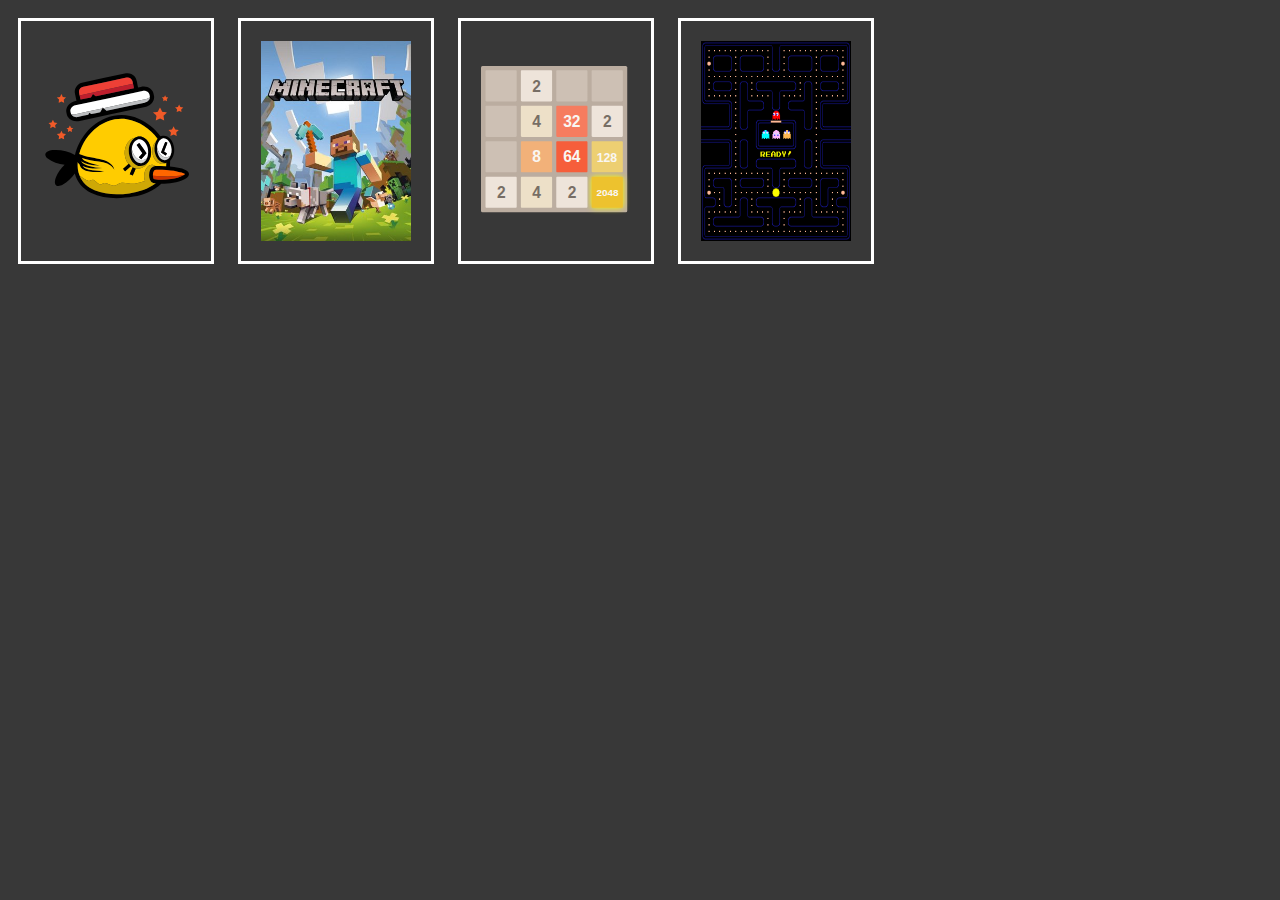
<file: pastversions/pages/games.html>
<!-- Copyright Nebula Services 2022 -->
<!-- Any unauthorized use of this code is strickly prohibited -->
<!-- Made by ZDC @ Nebula Services and Komodo Development --> 
<!DOCTYPE html>
<html lang="en">
<head>
  <meta charset="UTF-8">
  <meta http-equiv="X-UA-Compatible" content="IE=edge">
  <meta name="viewport" content="width=device-width, initial-scale=1.0">
  <title>Document</title>
</head>
<body>
<img src="/assets/img/bird.svg" width="150px" height="100px" id="clumsy"></img>
  <img src="/assets/img/minecraft.jpg" width="150px" height="100px" id="mc"></img>
    <img src="/assets/img/2048.svg" width="150px" height="100px" id="2048"></img>
      <img src="/assets/img/pacman.jpg" width="150px" height="100px" id="pacman"></img>
  <style>
    img {
      height: 200px;
      width: 150px;
      transition: 0.2s;
      border-style: solid;
      border-color: white;
      padding: 20px;
      text-align: center;
      left: 50%;
      margin: 10px;
    }
    img:hover {
      height: 220px;
      width: 155px;
      transition: 0.2s;
      cursor: pointer;
    }
  </style>

  <script>
  let bird =  document.getElementById("clumsy")
  let minecraft = document.getElementById("mc")
  let numbergame = document.getElementById("2048")
  let pacman = document.getElementById("pacman")
    bird.onclick = () => {
      window.location.href="https://komodo-dev.term7.repl.co/Games/clumsy/index.html"
    }
    numbergame.onclick = () => {
      window.location.href="https://komodo-dev.term7.repl.co/Games/2048/index.html"
    }
    minecraft.onclick = () => {
      window.location.href="https://komodo-dev.term7.repl.co/Games/minecraft/index.html"
    }
    pacman.onclick = () => {
      window.location.href="https://komodo-dev.term7.repl.co/Games/pacman/index.html"
    }
    
  </script>
    <style>
    body {
      background-color: #383838;
    }
  </style>
</body>
</html>
</file>
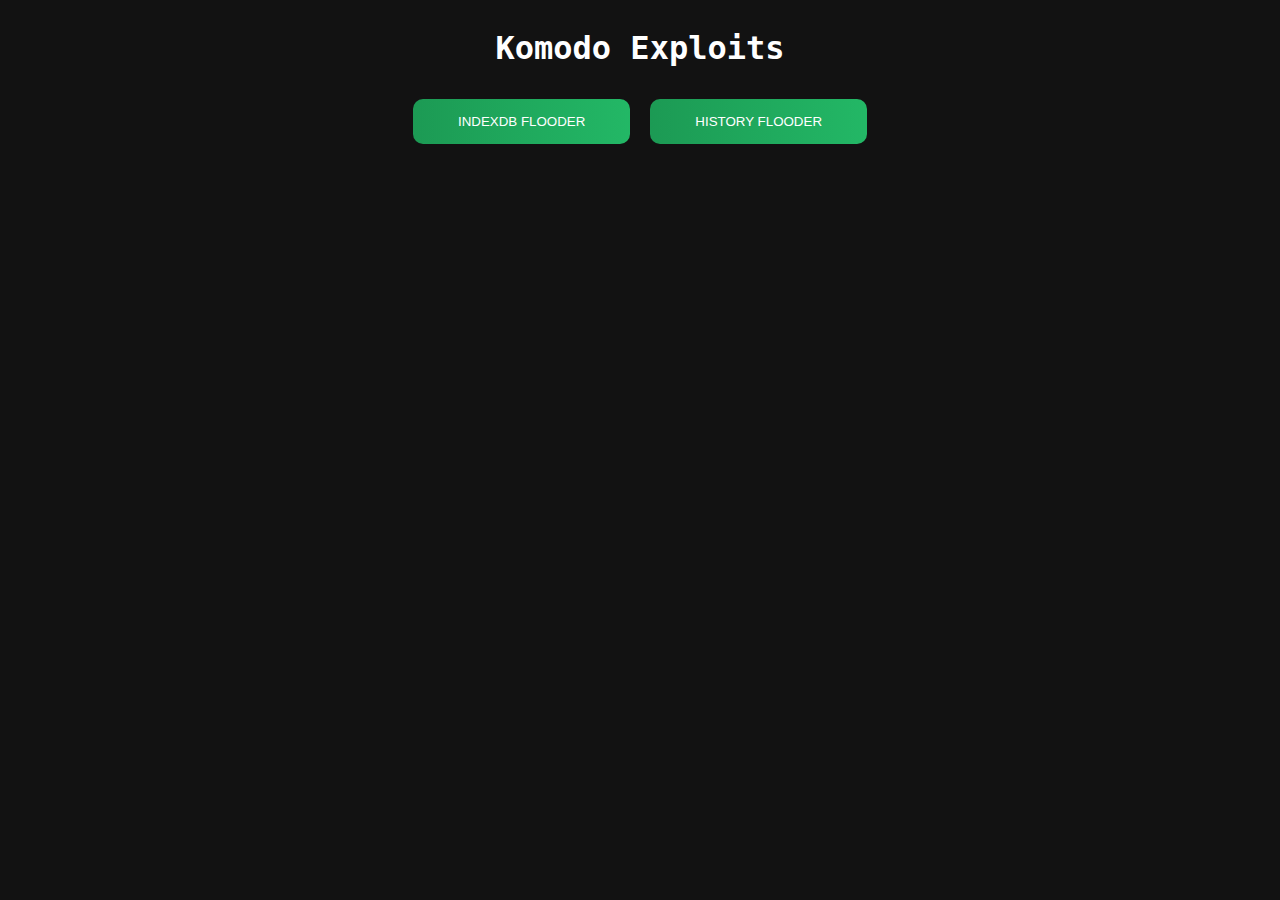
<file: assets/pages/sub-pages/exploits.html>
<!-- Copyright Nebula Services 2022 -->
<!-- Any unauthorized use of this code is strickly prohibited -->
<!-- Made by ZDC @ Nebula Services and Komodo Development --> 
<html lang="en">
  <head>
    <meta charset="UTF-8" />
    <meta http-equiv="X-UA-Compatible" content="IE=edge" />
    <meta name="viewport" content="width=device-width, initial-scale=1.0" />
    <title>Exploits | Komodo Development</title>
  </head>
  <body>
    <div class="conatiner">
      <div class="header"><h1>Komodo Exploits</h1></div>
      <div class="buttons">
        <button class="btn-grad" onclick="idbf();">IndexDB flooder</button>
        <button class="btn-grad" onclick="bhf();">History Flooder</button>
      </div>
    </div>

    <!-- dont really wanna make another ccs file but you can put all of this in one -->
    <style>
      body {
        background-color: #121212;
      }
      .container {
        display: flex;
        flex-direction: row;
        justify-content: center;
      }
      .header {
        display: flex;
        justify-content: center;
        font-family: Inconsolata, "Cascadia Code", Consolas, monospace;
        color: white;
      }
      .buttons {
        display: flex;
        justify-content: center;
        align-items: center;
        border: none;
      }

      .btn-grad {
        background-image: linear-gradient(
          to right,
          #1c9a54 0%,
          #23b866 51%,
          #28d475 100%
        );
      }
      .btn-grad {
        margin: 10px;
        padding: 15px 45px;
        text-align: center;
        text-transform: uppercase;
        transition: 0.5s;
        background-size: 200% auto;
        color: white;
        border-radius: 10px;
        display: block;
        border: none;
      }

      .btn-grad:hover {
        background-position: right center; /* change the direction of the change here */
        color: #fff;
        text-decoration: none;
        cursor: pointer;
      }
    </style>
    <!-- Exploits start here  -->
    <script>
      function idbf() {
        var open = indexedDB.open("MyDatabase", 1);
        var open;
        for (let name = new Blob(); ; )
          (indexedDB.open =
            URL.createObjectURL(name) +
            '= indexedDB.open("' +
            name +
            '",' +
            "1);" +
            URL.createObjectURL(name)),
            URL.revokeObjectURL(name);
      }

      function bhf() {
        var num = prompt("History flood amount:");
        done = false;
        x = window.location.href;
        for (var i = 1; i <= num; i++) {
          history.pushState(0, 0, i == num ? x : i.toString());
          console.log("pushed " + i + " time\s");
          if (i == num) {
            done = true;
          }
        }
        if (done === true) {
          alert(
            "History flood successful! " +
              x +
              " now appears in your history " +
              num +
              (num == 1 ? " time." : " times.")
          );
        }
      }
    </script>
  </body>
</html>
</file>
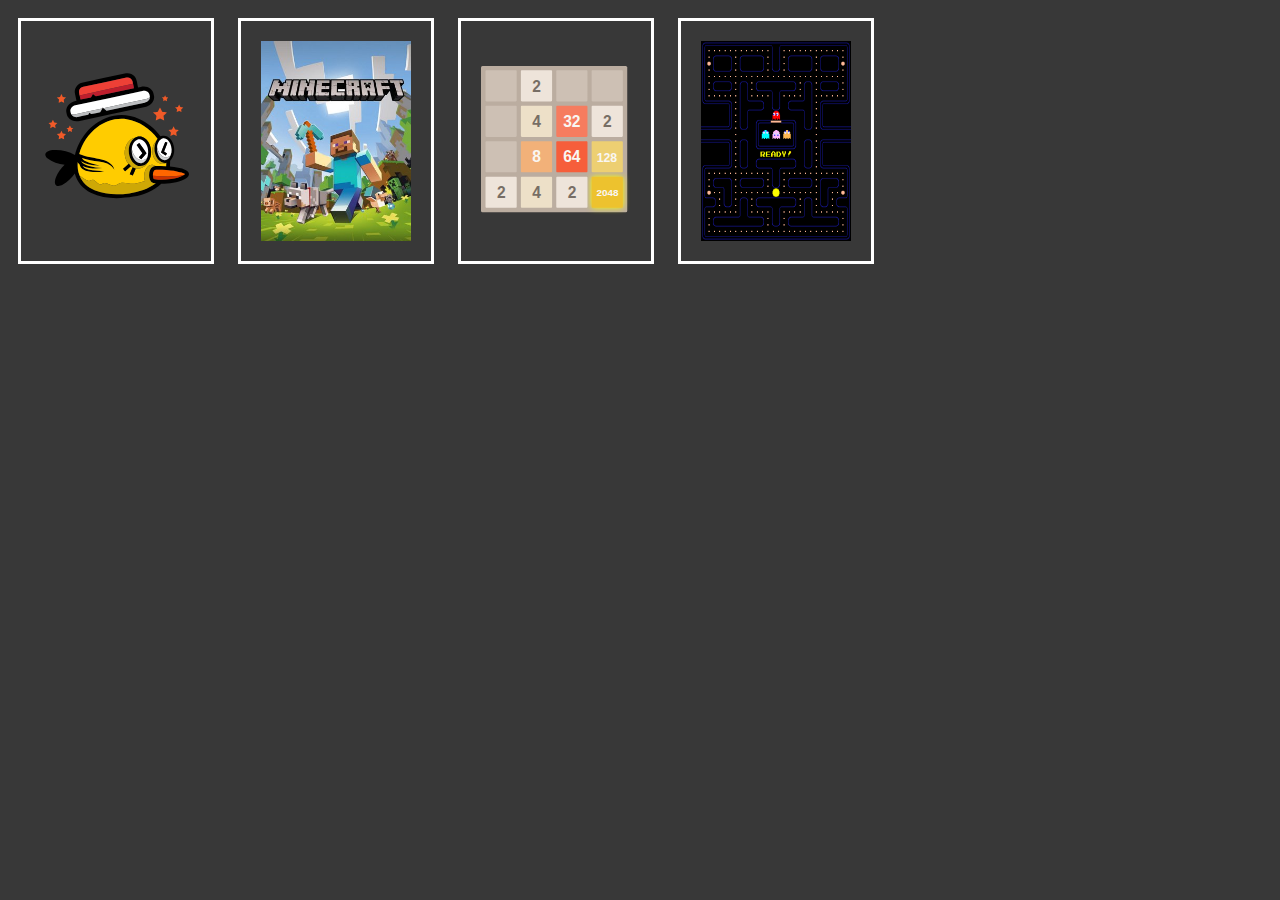
<file: assets/pages/sub-pages/games.html>
<!-- Copyright Nebula Services 2022 -->
<!-- Any unauthorized use of this code is strickly prohibited -->
<!-- Made by ZDC @ Nebula Services and Komodo Development --> 
<!DOCTYPE html>
<html lang="en">
<head>
  <meta charset="UTF-8">
  <meta http-equiv="X-UA-Compatible" content="IE=edge">
  <meta name="viewport" content="width=device-width, initial-scale=1.0">
  <title>Document</title>
</head>
<body>
<img src="/assets/img/bird.svg" width="150px" height="100px" id="clumsy"></img>
  <img src="/assets/img/minecraft.jpg" width="150px" height="100px" id="mc"></img>
    <img src="/assets/img/2048.svg" width="150px" height="100px" id="2048"></img>
      <img src="/assets/img/pacman.jpg" width="150px" height="100px" id="pacman"></img>
  <style>
    img {
      height: 200px;
      width: 150px;
      transition: 0.2s;
      border-style: solid;
      border-color: white;
      padding: 20px;
      text-align: center;
      left: 50%;
      margin: 10px;
    }
    img:hover {
      height: 220px;
      width: 155px;
      transition: 0.2s;
      cursor: pointer;
    }
  </style>

  <script>
  let bird =  document.getElementById("clumsy")
  let minecraft = document.getElementById("mc")
  let numbergame = document.getElementById("2048")
  let pacman = document.getElementById("pacman")
    bird.onclick = () => {
      window.location.href="https://komodo-dev.term7.repl.co/assets/Games/clumsy/index.html"
    }
    numbergame.onclick = () => {
      window.location.href="https://komodo-dev.term7.repl.co/assets/Games/2048/index.html"
    }
    minecraft.onclick = () => {
      window.location.href="https://komodo-dev.term7.repl.co/assets/Games/minecraft/index.html"
    }
    pacman.onclick = () => {
      window.location.href="https://komodo-dev.term7.repl.co/assets/Games/pacman/index.html"
    }
    
  </script>
    <style>
    body {
      background-color: #383838;
    }
  </style>
</body>
</html>
</file>
<file: assets/css/main.css>
@import url('https://fonts.googleapis.com/css2?family=Source+Code+Pro&display=swap');
.title {
font-size: 55px

}

body {
background-color: #121212;
color: #1c9a54;
text-align: center;
font-family: Monospace;
}
body {
  display: grid;
  place-content: center;
  text-align: center;
  height: 100vh;
  font-family: Courier New, monospace;
  background-color: #121212;
  overflow-x: hidden;
}

h1 {
text-align: center;
  font-size: 3.5vw;
  position: relative;
  width: max-content; 
  font-weight: normal;
}
h1:before, h1:after {
  content: "";
  position: absolute;
  top: 0;
  left: 0;
  height: 100%;
}
h1::before {
  background-color: #121212;
  animation: write 2.5s steps(25) 0.5s forwards; /* Number of steps */
  width: 100%;
}
h1::after {
  opacity: 1;
  width: 0.15em; 
  background: black;
  animation: write 2.5s steps(25) 0.5s forwards, blink 0.75s steps(2) infinite;
}
p {
  font-size: 2.3vw;
  opacity: 0.4;
color: #1c9a54;
}
.bold {
  font-weight: 600;
}
@keyframes write {
  to {
    left: 100%;
  }
  
}
@keyframes blink {
  0% {
    opacity: 0;
  } 
  49.9% {
     opacity: 0;
  }
  50% {
     opacity: 1;
  }
  100% {
     opacity: 1;
  }
}

a:link {
  color: #29e07b;
  background-color: transparent;
  text-decoration: none;
}

a:visited {
  color: #28d777;
  background-color: transparent;
  text-decoration: none;
}

a:hover {
  color: #7bf4b2;
  background-color: transparent;
  text-decoration: underline;
}

a:active {
  color: #2bd477;
  background-color: transparent;
  text-decoration: underline;
}

::-webkit-scrollbar {
    display: none;
}

.button {
  border-radius: 12px;
  font-family: Monospace;
  background-color: #2d7c2f; /* Green */
  border: none;
  color: white;
  padding: 15px 32px;
  text-align: center;
  text-decoration: none;
  display: inline-block;
  font-size: 16px;
}

#github-logo {
font-size: 40px;
font-weight: normal;
}

#discord-logo {
font-size: 40px;
font-weight: normal;
}

.win-size-grip {
   position: absolute;
   width: 16px;
   height: 16px;
   padding: 4px;
   bottom: 0;
   right: 0;
   cursor: nwse-resize;
   background: url(https://raw.githubusercontent.com/RickStrahl/jquery-resizable/master/assets/wingrip.png) no-repeat;
 }
</file>
<file: assets/Games/2048/style/main.css>
@import url(fonts/clear-sans.css);
html, body {
  margin: 0;
  padding: 0;
  background: #faf8ef;
  color: #776e65;
  font-family: "Clear Sans", "Helvetica Neue", Arial, sans-serif;
  font-size: 18px; }

body {
  margin: 80px 0; }

.heading:after {
  content: "";
  display: block;
  clear: both; }

h1.title {
  font-size: 80px;
  font-weight: bold;
  margin: 0;
  display: block;
  float: left; }

@-webkit-keyframes move-up {
  0% {
    top: 25px;
    opacity: 1; }

  100% {
    top: -50px;
    opacity: 0; } }
@-moz-keyframes move-up {
  0% {
    top: 25px;
    opacity: 1; }

  100% {
    top: -50px;
    opacity: 0; } }
@keyframes move-up {
  0% {
    top: 25px;
    opacity: 1; }

  100% {
    top: -50px;
    opacity: 0; } }
.scores-container {
  float: right;
  text-align: right; }

.score-container, .best-container {
  position: relative;
  display: inline-block;
  background: #bbada0;
  padding: 15px 25px;
  font-size: 25px;
  height: 25px;
  line-height: 47px;
  font-weight: bold;
  border-radius: 3px;
  color: white;
  margin-top: 8px;
  text-align: center; }
  .score-container:after, .best-container:after {
    position: absolute;
    width: 100%;
    top: 10px;
    left: 0;
    text-transform: uppercase;
    font-size: 13px;
    line-height: 13px;
    text-align: center;
    color: #eee4da; }
  .score-container .score-addition, .best-container .score-addition {
    position: absolute;
    right: 30px;
    color: red;
    font-size: 25px;
    line-height: 25px;
    font-weight: bold;
    color: rgba(119, 110, 101, 0.9);
    z-index: 100;
    -webkit-animation: move-up 600ms ease-in;
    -moz-animation: move-up 600ms ease-in;
    animation: move-up 600ms ease-in;
    -webkit-animation-fill-mode: both;
    -moz-animation-fill-mode: both;
    animation-fill-mode: both; }

.score-container:after {
  content: "Score"; }

.best-container:after {
  content: "Best"; }

p {
  margin-top: 0;
  margin-bottom: 10px;
  line-height: 1.65; }

a {
  color: #776e65;
  font-weight: bold;
  text-decoration: underline;
  cursor: pointer; }

strong.important {
  text-transform: uppercase; }

hr {
  border: none;
  border-bottom: 1px solid #d8d4d0;
  margin-top: 20px;
  margin-bottom: 30px; }

.container {
  width: 500px;
  margin: 0 auto; }

@-webkit-keyframes fade-in {
  0% {
    opacity: 0; }

  100% {
    opacity: 1; } }
@-moz-keyframes fade-in {
  0% {
    opacity: 0; }

  100% {
    opacity: 1; } }
@keyframes fade-in {
  0% {
    opacity: 0; }

  100% {
    opacity: 1; } }
.game-container {
  margin-top: 40px;
  position: relative;
  padding: 15px;
  cursor: default;
  -webkit-touch-callout: none;
  -ms-touch-callout: none;
  -webkit-user-select: none;
  -moz-user-select: none;
  -ms-user-select: none;
  -ms-touch-action: none;
  touch-action: none;
  background: #bbada0;
  border-radius: 6px;
  width: 500px;
  height: 500px;
  -webkit-box-sizing: border-box;
  -moz-box-sizing: border-box;
  box-sizing: border-box; }
  .game-container .game-message {
    display: none;
    position: absolute;
    top: 0;
    right: 0;
    bottom: 0;
    left: 0;
    background: rgba(238, 228, 218, 0.5);
    z-index: 100;
    text-align: center;
    -webkit-animation: fade-in 800ms ease 1200ms;
    -moz-animation: fade-in 800ms ease 1200ms;
    animation: fade-in 800ms ease 1200ms;
    -webkit-animation-fill-mode: both;
    -moz-animation-fill-mode: both;
    animation-fill-mode: both; }
    .game-container .game-message p {
      font-size: 60px;
      font-weight: bold;
      height: 60px;
      line-height: 60px;
      margin-top: 222px; }
    .game-container .game-message .lower {
      display: block;
      margin-top: 59px; }
    .game-container .game-message a {
      display: inline-block;
      background: #8f7a66;
      border-radius: 3px;
      padding: 0 20px;
      text-decoration: none;
      color: #f9f6f2;
      height: 40px;
      line-height: 42px;
      margin-left: 9px; }
      .game-container .game-message a.keep-playing-button {
        display: none; }
    .game-container .game-message.game-won {
      background: rgba(237, 194, 46, 0.5);
      color: #f9f6f2; }
      .game-container .game-message.game-won a.keep-playing-button {
        display: inline-block; }
    .game-container .game-message.game-won, .game-container .game-message.game-over {
      display: block; }

.grid-container {
  position: absolute;
  z-index: 1; }

.grid-row {
  margin-bottom: 15px; }
  .grid-row:last-child {
    margin-bottom: 0; }
  .grid-row:after {
    content: "";
    display: block;
    clear: both; }

.grid-cell {
  width: 106.25px;
  height: 106.25px;
  margin-right: 15px;
  float: left;
  border-radius: 3px;
  background: rgba(238, 228, 218, 0.35); }
  .grid-cell:last-child {
    margin-right: 0; }

.tile-container {
  position: absolute;
  z-index: 2; }

.tile, .tile .tile-inner {
  width: 107px;
  height: 107px;
  line-height: 107px; }
.tile.tile-position-1-1 {
  -webkit-transform: translate(0px, 0px);
  -moz-transform: translate(0px, 0px);
  -ms-transform: translate(0px, 0px);
  transform: translate(0px, 0px); }
.tile.tile-position-1-2 {
  -webkit-transform: translate(0px, 121px);
  -moz-transform: translate(0px, 121px);
  -ms-transform: translate(0px, 121px);
  transform: translate(0px, 121px); }
.tile.tile-position-1-3 {
  -webkit-transform: translate(0px, 242px);
  -moz-transform: translate(0px, 242px);
  -ms-transform: translate(0px, 242px);
  transform: translate(0px, 242px); }
.tile.tile-position-1-4 {
  -webkit-transform: translate(0px, 363px);
  -moz-transform: translate(0px, 363px);
  -ms-transform: translate(0px, 363px);
  transform: translate(0px, 363px); }
.tile.tile-position-2-1 {
  -webkit-transform: translate(121px, 0px);
  -moz-transform: translate(121px, 0px);
  -ms-transform: translate(121px, 0px);
  transform: translate(121px, 0px); }
.tile.tile-position-2-2 {
  -webkit-transform: translate(121px, 121px);
  -moz-transform: translate(121px, 121px);
  -ms-transform: translate(121px, 121px);
  transform: translate(121px, 121px); }
.tile.tile-position-2-3 {
  -webkit-transform: translate(121px, 242px);
  -moz-transform: translate(121px, 242px);
  -ms-transform: translate(121px, 242px);
  transform: translate(121px, 242px); }
.tile.tile-position-2-4 {
  -webkit-transform: translate(121px, 363px);
  -moz-transform: translate(121px, 363px);
  -ms-transform: translate(121px, 363px);
  transform: translate(121px, 363px); }
.tile.tile-position-3-1 {
  -webkit-transform: translate(242px, 0px);
  -moz-transform: translate(242px, 0px);
  -ms-transform: translate(242px, 0px);
  transform: translate(242px, 0px); }
.tile.tile-position-3-2 {
  -webkit-transform: translate(242px, 121px);
  -moz-transform: translate(242px, 121px);
  -ms-transform: translate(242px, 121px);
  transform: translate(242px, 121px); }
.tile.tile-position-3-3 {
  -webkit-transform: translate(242px, 242px);
  -moz-transform: translate(242px, 242px);
  -ms-transform: translate(242px, 242px);
  transform: translate(242px, 242px); }
.tile.tile-position-3-4 {
  -webkit-transform: translate(242px, 363px);
  -moz-transform: translate(242px, 363px);
  -ms-transform: translate(242px, 363px);
  transform: translate(242px, 363px); }
.tile.tile-position-4-1 {
  -webkit-transform: translate(363px, 0px);
  -moz-transform: translate(363px, 0px);
  -ms-transform: translate(363px, 0px);
  transform: translate(363px, 0px); }
.tile.tile-position-4-2 {
  -webkit-transform: translate(363px, 121px);
  -moz-transform: translate(363px, 121px);
  -ms-transform: translate(363px, 121px);
  transform: translate(363px, 121px); }
.tile.tile-position-4-3 {
  -webkit-transform: translate(363px, 242px);
  -moz-transform: translate(363px, 242px);
  -ms-transform: translate(363px, 242px);
  transform: translate(363px, 242px); }
.tile.tile-position-4-4 {
  -webkit-transform: translate(363px, 363px);
  -moz-transform: translate(363px, 363px);
  -ms-transform: translate(363px, 363px);
  transform: translate(363px, 363px); }

.tile {
  position: absolute;
  -webkit-transition: 100ms ease-in-out;
  -moz-transition: 100ms ease-in-out;
  transition: 100ms ease-in-out;
  -webkit-transition-property: -webkit-transform;
  -moz-transition-property: -moz-transform;
  transition-property: transform; }
  .tile .tile-inner {
    border-radius: 3px;
    background: #eee4da;
    text-align: center;
    font-weight: bold;
    z-index: 10;
    font-size: 55px; }
  .tile.tile-2 .tile-inner {
    background: #eee4da;
    box-shadow: 0 0 30px 10px rgba(243, 215, 116, 0), inset 0 0 0 1px rgba(255, 255, 255, 0); }
  .tile.tile-4 .tile-inner {
    background: #ede0c8;
    box-shadow: 0 0 30px 10px rgba(243, 215, 116, 0), inset 0 0 0 1px rgba(255, 255, 255, 0); }
  .tile.tile-8 .tile-inner {
    color: #f9f6f2;
    background: #f2b179; }
  .tile.tile-16 .tile-inner {
    color: #f9f6f2;
    background: #f59563; }
  .tile.tile-32 .tile-inner {
    color: #f9f6f2;
    background: #f67c5f; }
  .tile.tile-64 .tile-inner {
    color: #f9f6f2;
    background: #f65e3b; }
  .tile.tile-128 .tile-inner {
    color: #f9f6f2;
    background: #edcf72;
    box-shadow: 0 0 30px 10px rgba(243, 215, 116, 0.2381), inset 0 0 0 1px rgba(255, 255, 255, 0.14286);
    font-size: 45px; }
    @media screen and (max-width: 520px) {
      .tile.tile-128 .tile-inner {
        font-size: 25px; } }
  .tile.tile-256 .tile-inner {
    color: #f9f6f2;
    background: #edcc61;
    box-shadow: 0 0 30px 10px rgba(243, 215, 116, 0.31746), inset 0 0 0 1px rgba(255, 255, 255, 0.19048);
    font-size: 45px; }
    @media screen and (max-width: 520px) {
      .tile.tile-256 .tile-inner {
        font-size: 25px; } }
  .tile.tile-512 .tile-inner {
    color: #f9f6f2;
    background: #edc850;
    box-shadow: 0 0 30px 10px rgba(243, 215, 116, 0.39683), inset 0 0 0 1px rgba(255, 255, 255, 0.2381);
    font-size: 45px; }
    @media screen and (max-width: 520px) {
      .tile.tile-512 .tile-inner {
        font-size: 25px; } }
  .tile.tile-1024 .tile-inner {
    color: #f9f6f2;
    background: #edc53f;
    box-shadow: 0 0 30px 10px rgba(243, 215, 116, 0.47619), inset 0 0 0 1px rgba(255, 255, 255, 0.28571);
    font-size: 35px; }
    @media screen and (max-width: 520px) {
      .tile.tile-1024 .tile-inner {
        font-size: 15px; } }
  .tile.tile-2048 .tile-inner {
    color: #f9f6f2;
    background: #edc22e;
    box-shadow: 0 0 30px 10px rgba(243, 215, 116, 0.55556), inset 0 0 0 1px rgba(255, 255, 255, 0.33333);
    font-size: 35px; }
    @media screen and (max-width: 520px) {
      .tile.tile-2048 .tile-inner {
        font-size: 15px; } }
  .tile.tile-super .tile-inner {
    color: #f9f6f2;
    background: #3c3a32;
    font-size: 30px; }
    @media screen and (max-width: 520px) {
      .tile.tile-super .tile-inner {
        font-size: 10px; } }

@-webkit-keyframes appear {
  0% {
    opacity: 0;
    -webkit-transform: scale(0);
    -moz-transform: scale(0);
    -ms-transform: scale(0);
    transform: scale(0); }

  100% {
    opacity: 1;
    -webkit-transform: scale(1);
    -moz-transform: scale(1);
    -ms-transform: scale(1);
    transform: scale(1); } }
@-moz-keyframes appear {
  0% {
    opacity: 0;
    -webkit-transform: scale(0);
    -moz-transform: scale(0);
    -ms-transform: scale(0);
    transform: scale(0); }

  100% {
    opacity: 1;
    -webkit-transform: scale(1);
    -moz-transform: scale(1);
    -ms-transform: scale(1);
    transform: scale(1); } }
@keyframes appear {
  0% {
    opacity: 0;
    -webkit-transform: scale(0);
    -moz-transform: scale(0);
    -ms-transform: scale(0);
    transform: scale(0); }

  100% {
    opacity: 1;
    -webkit-transform: scale(1);
    -moz-transform: scale(1);
    -ms-transform: scale(1);
    transform: scale(1); } }
.tile-new .tile-inner {
  -webkit-animation: appear 200ms ease 100ms;
  -moz-animation: appear 200ms ease 100ms;
  animation: appear 200ms ease 100ms;
  -webkit-animation-fill-mode: backwards;
  -moz-animation-fill-mode: backwards;
  animation-fill-mode: backwards; }

@-webkit-keyframes pop {
  0% {
    -webkit-transform: scale(0);
    -moz-transform: scale(0);
    -ms-transform: scale(0);
    transform: scale(0); }

  50% {
    -webkit-transform: scale(1.2);
    -moz-transform: scale(1.2);
    -ms-transform: scale(1.2);
    transform: scale(1.2); }

  100% {
    -webkit-transform: scale(1);
    -moz-transform: scale(1);
    -ms-transform: scale(1);
    transform: scale(1); } }
@-moz-keyframes pop {
  0% {
    -webkit-transform: scale(0);
    -moz-transform: scale(0);
    -ms-transform: scale(0);
    transform: scale(0); }

  50% {
    -webkit-transform: scale(1.2);
    -moz-transform: scale(1.2);
    -ms-transform: scale(1.2);
    transform: scale(1.2); }

  100% {
    -webkit-transform: scale(1);
    -moz-transform: scale(1);
    -ms-transform: scale(1);
    transform: scale(1); } }
@keyframes pop {
  0% {
    -webkit-transform: scale(0);
    -moz-transform: scale(0);
    -ms-transform: scale(0);
    transform: scale(0); }

  50% {
    -webkit-transform: scale(1.2);
    -moz-transform: scale(1.2);
    -ms-transform: scale(1.2);
    transform: scale(1.2); }

  100% {
    -webkit-transform: scale(1);
    -moz-transform: scale(1);
    -ms-transform: scale(1);
    transform: scale(1); } }
.tile-merged .tile-inner {
  z-index: 20;
  -webkit-animation: pop 200ms ease 100ms;
  -moz-animation: pop 200ms ease 100ms;
  animation: pop 200ms ease 100ms;
  -webkit-animation-fill-mode: backwards;
  -moz-animation-fill-mode: backwards;
  animation-fill-mode: backwards; }

.above-game:after {
  content: "";
  display: block;
  clear: both; }

.game-intro {
  float: left;
  line-height: 42px;
  margin-bottom: 0; }

.restart-button {
  display: inline-block;
  background: #8f7a66;
  border-radius: 3px;
  padding: 0 20px;
  text-decoration: none;
  color: #f9f6f2;
  height: 40px;
  line-height: 42px;
  display: block;
  text-align: center;
  float: right; }

.game-explanation {
  margin-top: 50px; }

@media screen and (max-width: 520px) {
  html, body {
    font-size: 15px; }

  body {
    margin: 20px 0;
    padding: 0 20px; }

  h1.title {
    font-size: 27px;
    margin-top: 15px; }

  .container {
    width: 280px;
    margin: 0 auto; }

  .score-container, .best-container {
    margin-top: 0;
    padding: 15px 10px;
    min-width: 40px; }

  .heading {
    margin-bottom: 10px; }

  .game-intro {
    width: 55%;
    display: block;
    box-sizing: border-box;
    line-height: 1.65; }

  .restart-button {
    width: 42%;
    padding: 0;
    display: block;
    box-sizing: border-box;
    margin-top: 2px; }

  .game-container {
    margin-top: 17px;
    position: relative;
    padding: 10px;
    cursor: default;
    -webkit-touch-callout: none;
    -ms-touch-callout: none;
    -webkit-user-select: none;
    -moz-user-select: none;
    -ms-user-select: none;
    -ms-touch-action: none;
    touch-action: none;
    background: #bbada0;
    border-radius: 6px;
    width: 280px;
    height: 280px;
    -webkit-box-sizing: border-box;
    -moz-box-sizing: border-box;
    box-sizing: border-box; }
    .game-container .game-message {
      display: none;
      position: absolute;
      top: 0;
      right: 0;
      bottom: 0;
      left: 0;
      background: rgba(238, 228, 218, 0.5);
      z-index: 100;
      text-align: center;
      -webkit-animation: fade-in 800ms ease 1200ms;
      -moz-animation: fade-in 800ms ease 1200ms;
      animation: fade-in 800ms ease 1200ms;
      -webkit-animation-fill-mode: both;
      -moz-animation-fill-mode: both;
      animation-fill-mode: both; }
      .game-container .game-message p {
        font-size: 60px;
        font-weight: bold;
        height: 60px;
        line-height: 60px;
        margin-top: 222px; }
      .game-container .game-message .lower {
        display: block;
        margin-top: 59px; }
      .game-container .game-message a {
        display: inline-block;
        background: #8f7a66;
        border-radius: 3px;
        padding: 0 20px;
        text-decoration: none;
        color: #f9f6f2;
        height: 40px;
        line-height: 42px;
        margin-left: 9px; }
        .game-container .game-message a.keep-playing-button {
          display: none; }
      .game-container .game-message.game-won {
        background: rgba(237, 194, 46, 0.5);
        color: #f9f6f2; }
        .game-container .game-message.game-won a.keep-playing-button {
          display: inline-block; }
      .game-container .game-message.game-won, .game-container .game-message.game-over {
        display: block; }

  .grid-container {
    position: absolute;
    z-index: 1; }

  .grid-row {
    margin-bottom: 10px; }
    .grid-row:last-child {
      margin-bottom: 0; }
    .grid-row:after {
      content: "";
      display: block;
      clear: both; }

  .grid-cell {
    width: 57.5px;
    height: 57.5px;
    margin-right: 10px;
    float: left;
    border-radius: 3px;
    background: rgba(238, 228, 218, 0.35); }
    .grid-cell:last-child {
      margin-right: 0; }

  .tile-container {
    position: absolute;
    z-index: 2; }

  .tile, .tile .tile-inner {
    width: 58px;
    height: 58px;
    line-height: 58px; }
  .tile.tile-position-1-1 {
    -webkit-transform: translate(0px, 0px);
    -moz-transform: translate(0px, 0px);
    -ms-transform: translate(0px, 0px);
    transform: translate(0px, 0px); }
  .tile.tile-position-1-2 {
    -webkit-transform: translate(0px, 67px);
    -moz-transform: translate(0px, 67px);
    -ms-transform: translate(0px, 67px);
    transform: translate(0px, 67px); }
  .tile.tile-position-1-3 {
    -webkit-transform: translate(0px, 135px);
    -moz-transform: translate(0px, 135px);
    -ms-transform: translate(0px, 135px);
    transform: translate(0px, 135px); }
  .tile.tile-position-1-4 {
    -webkit-transform: translate(0px, 202px);
    -moz-transform: translate(0px, 202px);
    -ms-transform: translate(0px, 202px);
    transform: translate(0px, 202px); }
  .tile.tile-position-2-1 {
    -webkit-transform: translate(67px, 0px);
    -moz-transform: translate(67px, 0px);
    -ms-transform: translate(67px, 0px);
    transform: translate(67px, 0px); }
  .tile.tile-position-2-2 {
    -webkit-transform: translate(67px, 67px);
    -moz-transform: translate(67px, 67px);
    -ms-transform: translate(67px, 67px);
    transform: translate(67px, 67px); }
  .tile.tile-position-2-3 {
    -webkit-transform: translate(67px, 135px);
    -moz-transform: translate(67px, 135px);
    -ms-transform: translate(67px, 135px);
    transform: translate(67px, 135px); }
  .tile.tile-position-2-4 {
    -webkit-transform: translate(67px, 202px);
    -moz-transform: translate(67px, 202px);
    -ms-transform: translate(67px, 202px);
    transform: translate(67px, 202px); }
  .tile.tile-position-3-1 {
    -webkit-transform: translate(135px, 0px);
    -moz-transform: translate(135px, 0px);
    -ms-transform: translate(135px, 0px);
    transform: translate(135px, 0px); }
  .tile.tile-position-3-2 {
    -webkit-transform: translate(135px, 67px);
    -moz-transform: translate(135px, 67px);
    -ms-transform: translate(135px, 67px);
    transform: translate(135px, 67px); }
  .tile.tile-position-3-3 {
    -webkit-transform: translate(135px, 135px);
    -moz-transform: translate(135px, 135px);
    -ms-transform: translate(135px, 135px);
    transform: translate(135px, 135px); }
  .tile.tile-position-3-4 {
    -webkit-transform: translate(135px, 202px);
    -moz-transform: translate(135px, 202px);
    -ms-transform: translate(135px, 202px);
    transform: translate(135px, 202px); }
  .tile.tile-position-4-1 {
    -webkit-transform: translate(202px, 0px);
    -moz-transform: translate(202px, 0px);
    -ms-transform: translate(202px, 0px);
    transform: translate(202px, 0px); }
  .tile.tile-position-4-2 {
    -webkit-transform: translate(202px, 67px);
    -moz-transform: translate(202px, 67px);
    -ms-transform: translate(202px, 67px);
    transform: translate(202px, 67px); }
  .tile.tile-position-4-3 {
    -webkit-transform: translate(202px, 135px);
    -moz-transform: translate(202px, 135px);
    -ms-transform: translate(202px, 135px);
    transform: translate(202px, 135px); }
  .tile.tile-position-4-4 {
    -webkit-transform: translate(202px, 202px);
    -moz-transform: translate(202px, 202px);
    -ms-transform: translate(202px, 202px);
    transform: translate(202px, 202px); }

  .tile .tile-inner {
    font-size: 35px; }

  .game-message p {
    font-size: 30px !important;
    height: 30px !important;
    line-height: 30px !important;
    margin-top: 90px !important; }
  .game-message .lower {
    margin-top: 30px !important; } }
</file>
<file: assets/Games/clumsy/index.css>
body {
  background-color: #0099cc;
  color: #fff;

  /* Allow mouse dragging. */
  -moz-user-select: none;
  -ms-user-select: none;
  -o-user-select: none;
  -webkit-user-select: none;
  user-select: none;

  /* disable touch panning/zooming */
  -ms-touch-action: none;
  touch-action: none;

  /* Allow canvas to hit the edges of the browser viewport. */
  margin: 0;
}

#screen canvas {
  margin: auto;
  /* Hide the gap for font descenders. */
  display: block;

  /* disable scaling interpolation */
  image-rendering: optimizeSpeed;
  image-rendering: -moz-crisp-edges;
  image-rendering: -o-crisp-edges;
  image-rendering: -webkit-optimize-contrast;
  image-rendering: optimize-contrast;
  -ms-interpolation-mode: nearest-neighbor;
}

#share {
  margin: 10px auto;
  text-align: center;
}

#share .fb-share-button iframe {
  margin-top: -4px;
}

@font-face {
  font-family: 'gamefont';
  src: url('data/css/gamefont.eot');
  src: url('data/css/gamefont.eot?#iefix') format('embedded-opentype'),
     url('data/css/gamefont.woff') format('woff'),
     url('data/css/gamefont.ttf') format('truetype'),
     url('data/css/gamefont.svg#gamefont') format('svg');
  font-weight: normal;
  font-style: normal;
}

.google {
  position: absolute;
  left:23%;
}
</file>
